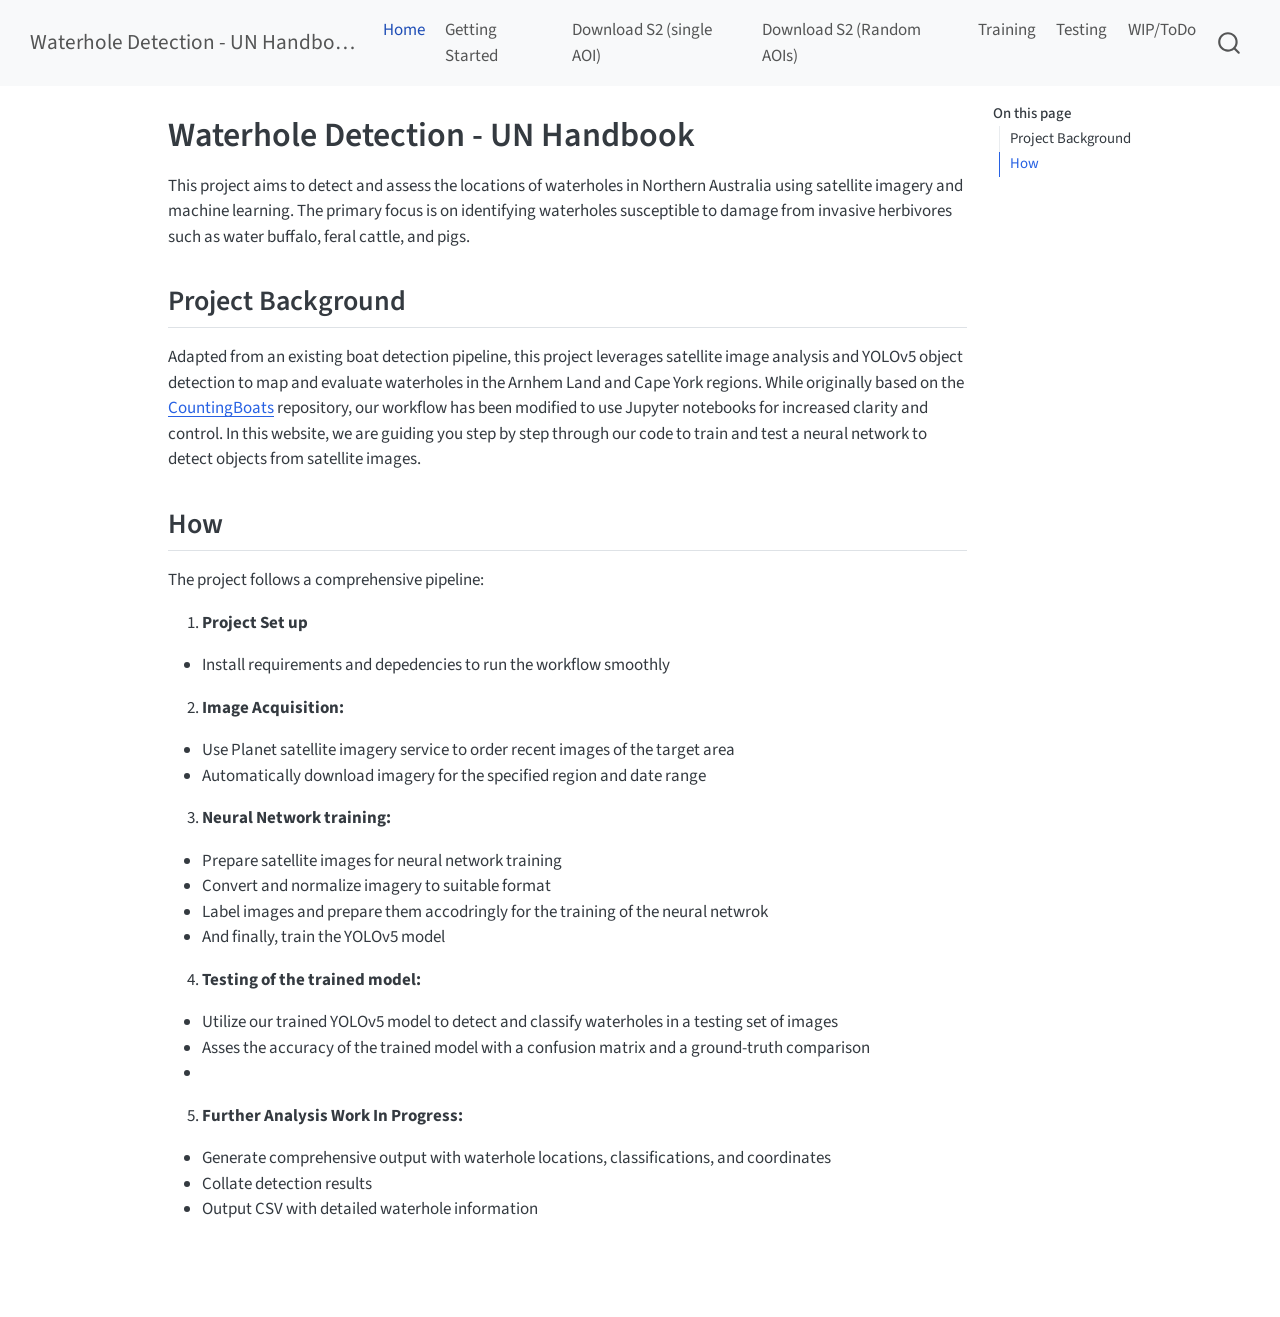
<file: docs/index.html>
<!DOCTYPE html>
<html xmlns="http://www.w3.org/1999/xhtml" lang="en" xml:lang="en"><head>

<meta charset="utf-8">
<meta name="generator" content="quarto-1.9.37">

<meta name="viewport" content="width=device-width, initial-scale=1.0, user-scalable=yes">


<title>Waterhole Detection - UN Handbook</title>
<style>
/* Default styles provided by pandoc.
** See https://pandoc.org/MANUAL.html#variables-for-html for config info.
*/
code{white-space: pre-wrap;}
span.smallcaps{font-variant: small-caps;}
div.columns{display: flex; gap: min(4vw, 1.5em);}
div.column{flex: auto; overflow-x: auto;}
div.hanging-indent{margin-left: 1.5em; text-indent: -1.5em;}
ul.task-list{list-style: none;}
ul.task-list li input[type="checkbox"] {
  width: 0.8em;
  margin: 0 0.8em 0.2em -1em; /* quarto-specific, see https://github.com/quarto-dev/quarto-cli/issues/4556 */ 
  vertical-align: middle;
}
</style>


<script src="site_libs/quarto-nav/quarto-nav.js"></script>
<script src="site_libs/quarto-nav/headroom.min.js"></script>
<script src="site_libs/clipboard/clipboard.min.js"></script>
<script src="site_libs/quarto-search/autocomplete.umd.js"></script>
<script src="site_libs/quarto-search/fuse.min.js"></script>
<script src="site_libs/quarto-search/quarto-search.js"></script>
<meta name="quarto:offset" content="./">
<link href="./icon.png" rel="icon" type="image/png">
<script src="site_libs/quarto-html/quarto.js" type="module"></script>
<script src="site_libs/quarto-html/tabsets/tabsets.js" type="module"></script>
<script src="site_libs/quarto-html/popper.min.js"></script>
<script src="site_libs/quarto-html/tippy.umd.min.js"></script>
<script src="site_libs/quarto-html/anchor.min.js"></script>
<link href="site_libs/quarto-html/tippy.css" rel="stylesheet">
<link href="site_libs/quarto-html/quarto-syntax-highlighting-7f8f88aac4f3542376d5c11b86a4c14d.css" rel="stylesheet" id="quarto-text-highlighting-styles">
<script src="site_libs/bootstrap/bootstrap.min.js"></script>
<link href="site_libs/bootstrap/bootstrap-icons.css" rel="stylesheet">
<link href="site_libs/bootstrap/bootstrap-158031087360bce0ff56dc785ce39e06.min.css" rel="stylesheet" append-hash="true" id="quarto-bootstrap" data-mode="light">
<script id="quarto-search-options" type="application/json">{
  "location": "navbar",
  "copy-button": false,
  "collapse-after": 3,
  "panel-placement": "end",
  "type": "overlay",
  "limit": 50,
  "keyboard-shortcut": [
    "f",
    "/",
    "s"
  ],
  "show-item-context": false,
  "language": {
    "search-no-results-text": "No results",
    "search-matching-documents-text": "matching documents",
    "search-copy-link-title": "Copy link to search",
    "search-hide-matches-text": "Hide additional matches",
    "search-more-match-text": "more match in this document",
    "search-more-matches-text": "more matches in this document",
    "search-clear-button-title": "Clear",
    "search-text-placeholder": "",
    "search-detached-cancel-button-title": "Cancel",
    "search-submit-button-title": "Submit",
    "search-label": "Search"
  }
}</script>


<link rel="stylesheet" href="styles.css">
</head>

<body class="nav-fixed quarto-light">

<div id="quarto-search-results"></div>
  <header id="quarto-header" class="headroom fixed-top">
    <nav class="navbar navbar-expand-lg " data-bs-theme="dark">
      <div class="navbar-container container-fluid">
      <div class="navbar-brand-container mx-auto">
    <a class="navbar-brand" href="./index.html">
    <span class="navbar-title">Waterhole Detection - UN Handbook</span>
    </a>
  </div>
            <div id="quarto-search" class="" title="Search"></div>
          <button class="navbar-toggler" type="button" data-bs-toggle="collapse" data-bs-target="#navbarCollapse" aria-controls="navbarCollapse" role="menu" aria-expanded="false" aria-label="Toggle navigation" onclick="if (window.quartoToggleHeadroom) { window.quartoToggleHeadroom(); }">
  <span class="navbar-toggler-icon"></span>
</button>
          <div class="collapse navbar-collapse" id="navbarCollapse">
            <ul class="navbar-nav navbar-nav-scroll me-auto">
  <li class="nav-item">
    <a class="nav-link active" href="./index.html" aria-current="page"> 
<span class="menu-text">Home</span></a>
  </li>  
  <li class="nav-item">
    <a class="nav-link" href="./about.html"> 
<span class="menu-text">Getting Started</span></a>
  </li>  
  <li class="nav-item">
    <a class="nav-link" href="./S2_download_GEE.html"> 
<span class="menu-text">Download S2 (single AOI)</span></a>
  </li>  
  <li class="nav-item">
    <a class="nav-link" href="./S2_download_GEE_random_sampling.html"> 
<span class="menu-text">Download S2 (Random AOIs)</span></a>
  </li>  
  <li class="nav-item">
    <a class="nav-link" href="./From_tif_to_trainable_S2_UN.html"> 
<span class="menu-text">Training</span></a>
  </li>  
  <li class="nav-item">
    <a class="nav-link" href="./post_training_UN.html"> 
<span class="menu-text">Testing</span></a>
  </li>  
  <li class="nav-item">
    <a class="nav-link" href="./WIP_toDo_for_Scott&amp;Adri.html"> 
<span class="menu-text">WIP/ToDo</span></a>
  </li>  
</ul>
          </div> <!-- /navcollapse -->
            <div class="quarto-navbar-tools">
</div>
      </div> <!-- /container-fluid -->
    </nav>
</header>
<!-- content -->
<div id="quarto-content" class="quarto-container page-columns page-rows-contents page-layout-article page-navbar">
<!-- sidebar -->
<!-- margin-sidebar -->
    <div id="quarto-margin-sidebar" class="sidebar margin-sidebar">
        <nav id="TOC" role="doc-toc" class="toc-active">
    <h2 id="toc-title">On this page</h2>
   
  <ul>
  <li><a href="#project-background" id="toc-project-background" class="nav-link active" data-scroll-target="#project-background">Project Background</a></li>
  <li><a href="#how" id="toc-how" class="nav-link" data-scroll-target="#how">How</a></li>
  </ul>
</nav>
    </div>
<!-- main -->
<main class="content" id="quarto-document-content">

<header id="title-block-header" class="quarto-title-block default">
<div class="quarto-title">
<h1 class="title">Waterhole Detection - UN Handbook</h1>
</div>



<div class="quarto-title-meta">

    
  
    
  </div>
  


</header>


<p>This project aims to detect and assess the locations of waterholes in Northern Australia using satellite imagery and machine learning. The primary focus is on identifying waterholes susceptible to damage from invasive herbivores such as water buffalo, feral cattle, and pigs.</p>
<section id="project-background" class="level2">
<h2 class="anchored" data-anchor-id="project-background">Project Background</h2>
<p>Adapted from an existing boat detection pipeline, this project leverages satellite image analysis and YOLOv5 object detection to map and evaluate waterholes in the Arnhem Land and Cape York regions. While originally based on the <a href="https://github.com/charlie-turner-314/CountingBoats">CountingBoats</a> repository, our workflow has been modified to use Jupyter notebooks for increased clarity and control. In this website, we are guiding you step by step through our code to train and test a neural network to detect objects from satellite images.</p>
</section>
<section id="how" class="level2">
<h2 class="anchored" data-anchor-id="how">How</h2>
<p>The project follows a comprehensive pipeline:</p>
<ol type="1">
<li><strong>Project Set up</strong></li>
</ol>
<ul>
<li>Install requirements and depedencies to run the workflow smoothly</li>
</ul>
<ol start="2" type="1">
<li><strong>Image Acquisition:</strong></li>
</ol>
<ul>
<li>Use Planet satellite imagery service to order recent images of the target area</li>
<li>Automatically download imagery for the specified region and date range</li>
</ul>
<ol start="3" type="1">
<li><strong>Neural Network training:</strong></li>
</ol>
<ul>
<li>Prepare satellite images for neural network training</li>
<li>Convert and normalize imagery to suitable format</li>
<li>Label images and prepare them accodringly for the training of the neural netwrok</li>
<li>And finally, train the YOLOv5 model</li>
</ul>
<ol start="4" type="1">
<li><strong>Testing of the trained model:</strong></li>
</ol>
<ul>
<li>Utilize our trained YOLOv5 model to detect and classify waterholes in a testing set of images</li>
<li>Asses the accuracy of the trained model with a confusion matrix and a ground-truth comparison</li>
<li></li>
</ul>
<ol start="5" type="1">
<li><strong>Further Analysis Work In Progress:</strong></li>
</ol>
<ul>
<li>Generate comprehensive output with waterhole locations, classifications, and coordinates</li>
<li>Collate detection results</li>
<li>Output CSV with detailed waterhole information</li>
</ul>


</section>

</main> <!-- /main -->
<script id="quarto-html-after-body" type="application/javascript">
  window.document.addEventListener("DOMContentLoaded", function (event) {
    const icon = "";
    const anchorJS = new window.AnchorJS();
    anchorJS.options = {
      placement: 'right',
      icon: icon
    };
    anchorJS.add('.anchored');
    const isCodeAnnotation = (el) => {
      for (const clz of el.classList) {
        if (clz.startsWith('code-annotation-')) {                     
          return true;
        }
      }
      return false;
    }
    const onCopySuccess = function(e) {
      // button target
      const button = e.trigger;
      // don't keep focus
      button.blur();
      // flash "checked"
      button.classList.add('code-copy-button-checked');
      var currentTitle = button.getAttribute("title");
      button.setAttribute("title", "Copied!");
      let tooltip;
      if (window.bootstrap) {
        button.setAttribute("data-bs-toggle", "tooltip");
        button.setAttribute("data-bs-placement", "left");
        button.setAttribute("data-bs-title", "Copied!");
        tooltip = new bootstrap.Tooltip(button, 
          { trigger: "manual", 
            customClass: "code-copy-button-tooltip",
            offset: [0, -8]});
        tooltip.show();    
      }
      setTimeout(function() {
        if (tooltip) {
          tooltip.hide();
          button.removeAttribute("data-bs-title");
          button.removeAttribute("data-bs-toggle");
          button.removeAttribute("data-bs-placement");
        }
        button.setAttribute("title", currentTitle);
        button.classList.remove('code-copy-button-checked');
      }, 1000);
      // clear code selection
      e.clearSelection();
    }
    const getTextToCopy = function(trigger) {
      const outerScaffold = trigger.parentElement.cloneNode(true);
      const codeEl = outerScaffold.querySelector('code');
      for (const childEl of codeEl.children) {
        if (isCodeAnnotation(childEl)) {
          childEl.remove();
        }
      }
      return codeEl.innerText;
    }
    const clipboard = new window.ClipboardJS('.code-copy-button:not([data-in-quarto-modal])', {
      text: getTextToCopy
    });
    clipboard.on('success', onCopySuccess);
    if (window.document.getElementById('quarto-embedded-source-code-modal')) {
      const clipboardModal = new window.ClipboardJS('.code-copy-button[data-in-quarto-modal]', {
        text: getTextToCopy,
        container: window.document.getElementById('quarto-embedded-source-code-modal')
      });
      clipboardModal.on('success', onCopySuccess);
    }
      var localhostRegex = new RegExp(/^(?:http|https):\/\/localhost\:?[0-9]*\//);
      var mailtoRegex = new RegExp(/^mailto:/);
        var filterRegex = new RegExp('/' + window.location.host + '/');
      var isInternal = (href) => {
          return filterRegex.test(href) || localhostRegex.test(href) || mailtoRegex.test(href);
      }
      // Inspect non-navigation links and adorn them if external
     var links = window.document.querySelectorAll('a[href]:not(.nav-link):not(.navbar-brand):not(.toc-action):not(.sidebar-link):not(.sidebar-item-toggle):not(.pagination-link):not(.no-external):not([aria-hidden]):not(.dropdown-item):not(.quarto-navigation-tool):not(.about-link)');
      for (var i=0; i<links.length; i++) {
        const link = links[i];
        if (!isInternal(link.href)) {
          // undo the damage that might have been done by quarto-nav.js in the case of
          // links that we want to consider external
          if (link.dataset.originalHref !== undefined) {
            link.href = link.dataset.originalHref;
          }
        }
      }
    function tippyHover(el, contentFn, onTriggerFn, onUntriggerFn) {
      const config = {
        allowHTML: true,
        maxWidth: 500,
        delay: 100,
        arrow: false,
        appendTo: function(el) {
            return el.parentElement;
        },
        interactive: true,
        interactiveBorder: 10,
        theme: 'quarto',
        placement: 'bottom-start',
      };
      if (contentFn) {
        config.content = contentFn;
      }
      if (onTriggerFn) {
        config.onTrigger = onTriggerFn;
      }
      if (onUntriggerFn) {
        config.onUntrigger = onUntriggerFn;
      }
      window.tippy(el, config); 
    }
    const noterefs = window.document.querySelectorAll('a[role="doc-noteref"]');
    for (var i=0; i<noterefs.length; i++) {
      const ref = noterefs[i];
      tippyHover(ref, function() {
        // use id or data attribute instead here
        let href = ref.getAttribute('data-footnote-href') || ref.getAttribute('href');
        try { href = new URL(href).hash; } catch {}
        const id = href.replace(/^#\/?/, "");
        const note = window.document.getElementById(id);
        if (note) {
          return note.innerHTML;
        } else {
          return "";
        }
      });
    }
    const xrefs = window.document.querySelectorAll('a.quarto-xref');
    const processXRef = (id, note) => {
      // Strip column container classes
      const stripColumnClz = (el) => {
        el.classList.remove("page-full", "page-columns");
        if (el.children) {
          for (const child of el.children) {
            stripColumnClz(child);
          }
        }
      }
      stripColumnClz(note)
      if (id === null || id.startsWith('sec-')) {
        // Special case sections, only their first couple elements
        const container = document.createElement("div");
        if (note.children && note.children.length > 2) {
          container.appendChild(note.children[0].cloneNode(true));
          for (let i = 1; i < note.children.length; i++) {
            const child = note.children[i];
            if (child.tagName === "P" && child.innerText === "") {
              continue;
            } else {
              container.appendChild(child.cloneNode(true));
              break;
            }
          }
          if (window.Quarto?.typesetMath) {
            window.Quarto.typesetMath(container);
          }
          return container.innerHTML
        } else {
          if (window.Quarto?.typesetMath) {
            window.Quarto.typesetMath(note);
          }
          return note.innerHTML;
        }
      } else {
        // Remove any anchor links if they are present
        const anchorLink = note.querySelector('a.anchorjs-link');
        if (anchorLink) {
          anchorLink.remove();
        }
        if (window.Quarto?.typesetMath) {
          window.Quarto.typesetMath(note);
        }
        if (note.classList.contains("callout")) {
          return note.outerHTML;
        } else {
          return note.innerHTML;
        }
      }
    }
    for (var i=0; i<xrefs.length; i++) {
      const xref = xrefs[i];
      tippyHover(xref, undefined, function(instance) {
        instance.disable();
        let url = xref.getAttribute('href');
        let hash = undefined; 
        if (url.startsWith('#')) {
          hash = url;
        } else {
          try { hash = new URL(url).hash; } catch {}
        }
        if (hash) {
          const id = hash.replace(/^#\/?/, "");
          const note = window.document.getElementById(id);
          if (note !== null) {
            try {
              const html = processXRef(id, note.cloneNode(true));
              instance.setContent(html);
            } finally {
              instance.enable();
              instance.show();
            }
          } else {
            // See if we can fetch this
            fetch(url.split('#')[0])
            .then(res => res.text())
            .then(html => {
              const parser = new DOMParser();
              const htmlDoc = parser.parseFromString(html, "text/html");
              const note = htmlDoc.getElementById(id);
              if (note !== null) {
                const html = processXRef(id, note);
                instance.setContent(html);
              } 
            }).finally(() => {
              instance.enable();
              instance.show();
            });
          }
        } else {
          // See if we can fetch a full url (with no hash to target)
          // This is a special case and we should probably do some content thinning / targeting
          fetch(url)
          .then(res => res.text())
          .then(html => {
            const parser = new DOMParser();
            const htmlDoc = parser.parseFromString(html, "text/html");
            const note = htmlDoc.querySelector('main.content');
            if (note !== null) {
              // This should only happen for chapter cross references
              // (since there is no id in the URL)
              // remove the first header
              if (note.children.length > 0 && note.children[0].tagName === "HEADER") {
                note.children[0].remove();
              }
              const html = processXRef(null, note);
              instance.setContent(html);
            } 
          }).finally(() => {
            instance.enable();
            instance.show();
          });
        }
      }, function(instance) {
      });
    }
        let selectedAnnoteEl;
        const selectorForAnnotation = ( cell, annotation) => {
          let cellAttr = 'data-code-cell="' + cell + '"';
          let lineAttr = 'data-code-annotation="' +  annotation + '"';
          const selector = 'span[' + cellAttr + '][' + lineAttr + ']';
          return selector;
        }
        const selectCodeLines = (annoteEl) => {
          const doc = window.document;
          const targetCell = annoteEl.getAttribute("data-target-cell");
          const targetAnnotation = annoteEl.getAttribute("data-target-annotation");
          const annoteSpan = window.document.querySelector(selectorForAnnotation(targetCell, targetAnnotation));
          const lines = annoteSpan.getAttribute("data-code-lines").split(",");
          const lineIds = lines.map((line) => {
            return targetCell + "-" + line;
          })
          let top = null;
          let height = null;
          let parent = null;
          if (lineIds.length > 0) {
              //compute the position of the single el (top and bottom and make a div)
              const el = window.document.getElementById(lineIds[0]);
              top = el.offsetTop;
              height = el.offsetHeight;
              parent = el.parentElement.parentElement;
            if (lineIds.length > 1) {
              const lastEl = window.document.getElementById(lineIds[lineIds.length - 1]);
              const bottom = lastEl.offsetTop + lastEl.offsetHeight;
              height = bottom - top;
            }
            if (top !== null && height !== null && parent !== null) {
              // cook up a div (if necessary) and position it 
              let div = window.document.getElementById("code-annotation-line-highlight");
              if (div === null) {
                div = window.document.createElement("div");
                div.setAttribute("id", "code-annotation-line-highlight");
                div.style.position = 'absolute';
                parent.appendChild(div);
              }
              div.style.top = top - 2 + "px";
              div.style.height = height + 4 + "px";
              div.style.left = 0;
              let gutterDiv = window.document.getElementById("code-annotation-line-highlight-gutter");
              if (gutterDiv === null) {
                gutterDiv = window.document.createElement("div");
                gutterDiv.setAttribute("id", "code-annotation-line-highlight-gutter");
                gutterDiv.style.position = 'absolute';
                const codeCell = window.document.getElementById(targetCell);
                const gutter = codeCell.querySelector('.code-annotation-gutter');
                gutter.appendChild(gutterDiv);
              }
              gutterDiv.style.top = top - 2 + "px";
              gutterDiv.style.height = height + 4 + "px";
            }
            selectedAnnoteEl = annoteEl;
          }
        };
        const unselectCodeLines = () => {
          const elementsIds = ["code-annotation-line-highlight", "code-annotation-line-highlight-gutter"];
          elementsIds.forEach((elId) => {
            const div = window.document.getElementById(elId);
            if (div) {
              div.remove();
            }
          });
          selectedAnnoteEl = undefined;
        };
          // Handle positioning of the toggle
      window.addEventListener(
        "resize",
        throttle(() => {
          elRect = undefined;
          if (selectedAnnoteEl) {
            selectCodeLines(selectedAnnoteEl);
          }
        }, 10)
      );
      function throttle(fn, ms) {
      let throttle = false;
      let timer;
        return (...args) => {
          if(!throttle) { // first call gets through
              fn.apply(this, args);
              throttle = true;
          } else { // all the others get throttled
              if(timer) clearTimeout(timer); // cancel #2
              timer = setTimeout(() => {
                fn.apply(this, args);
                timer = throttle = false;
              }, ms);
          }
        };
      }
        // Attach click handler to the DT
        const annoteDls = window.document.querySelectorAll('dt[data-target-cell]');
        for (const annoteDlNode of annoteDls) {
          annoteDlNode.addEventListener('click', (event) => {
            const clickedEl = event.target;
            if (clickedEl !== selectedAnnoteEl) {
              unselectCodeLines();
              const activeEl = window.document.querySelector('dt[data-target-cell].code-annotation-active');
              if (activeEl) {
                activeEl.classList.remove('code-annotation-active');
              }
              selectCodeLines(clickedEl);
              clickedEl.classList.add('code-annotation-active');
            } else {
              // Unselect the line
              unselectCodeLines();
              clickedEl.classList.remove('code-annotation-active');
            }
          });
        }
    const findCites = (el) => {
      const parentEl = el.parentElement;
      if (parentEl) {
        const cites = parentEl.dataset.cites;
        if (cites) {
          return {
            el,
            cites: cites.split(' ')
          };
        } else {
          return findCites(el.parentElement)
        }
      } else {
        return undefined;
      }
    };
    var bibliorefs = window.document.querySelectorAll('a[role="doc-biblioref"]');
    for (var i=0; i<bibliorefs.length; i++) {
      const ref = bibliorefs[i];
      const citeInfo = findCites(ref);
      if (citeInfo) {
        tippyHover(citeInfo.el, function() {
          var popup = window.document.createElement('div');
          citeInfo.cites.forEach(function(cite) {
            var citeDiv = window.document.createElement('div');
            citeDiv.classList.add('hanging-indent');
            citeDiv.classList.add('csl-entry');
            var biblioDiv = window.document.getElementById('ref-' + cite);
            if (biblioDiv) {
              citeDiv.innerHTML = biblioDiv.innerHTML;
            }
            popup.appendChild(citeDiv);
          });
          return popup.innerHTML;
        });
      }
    }
  });
  </script>
</div> <!-- /content -->




</body></html>
</file>
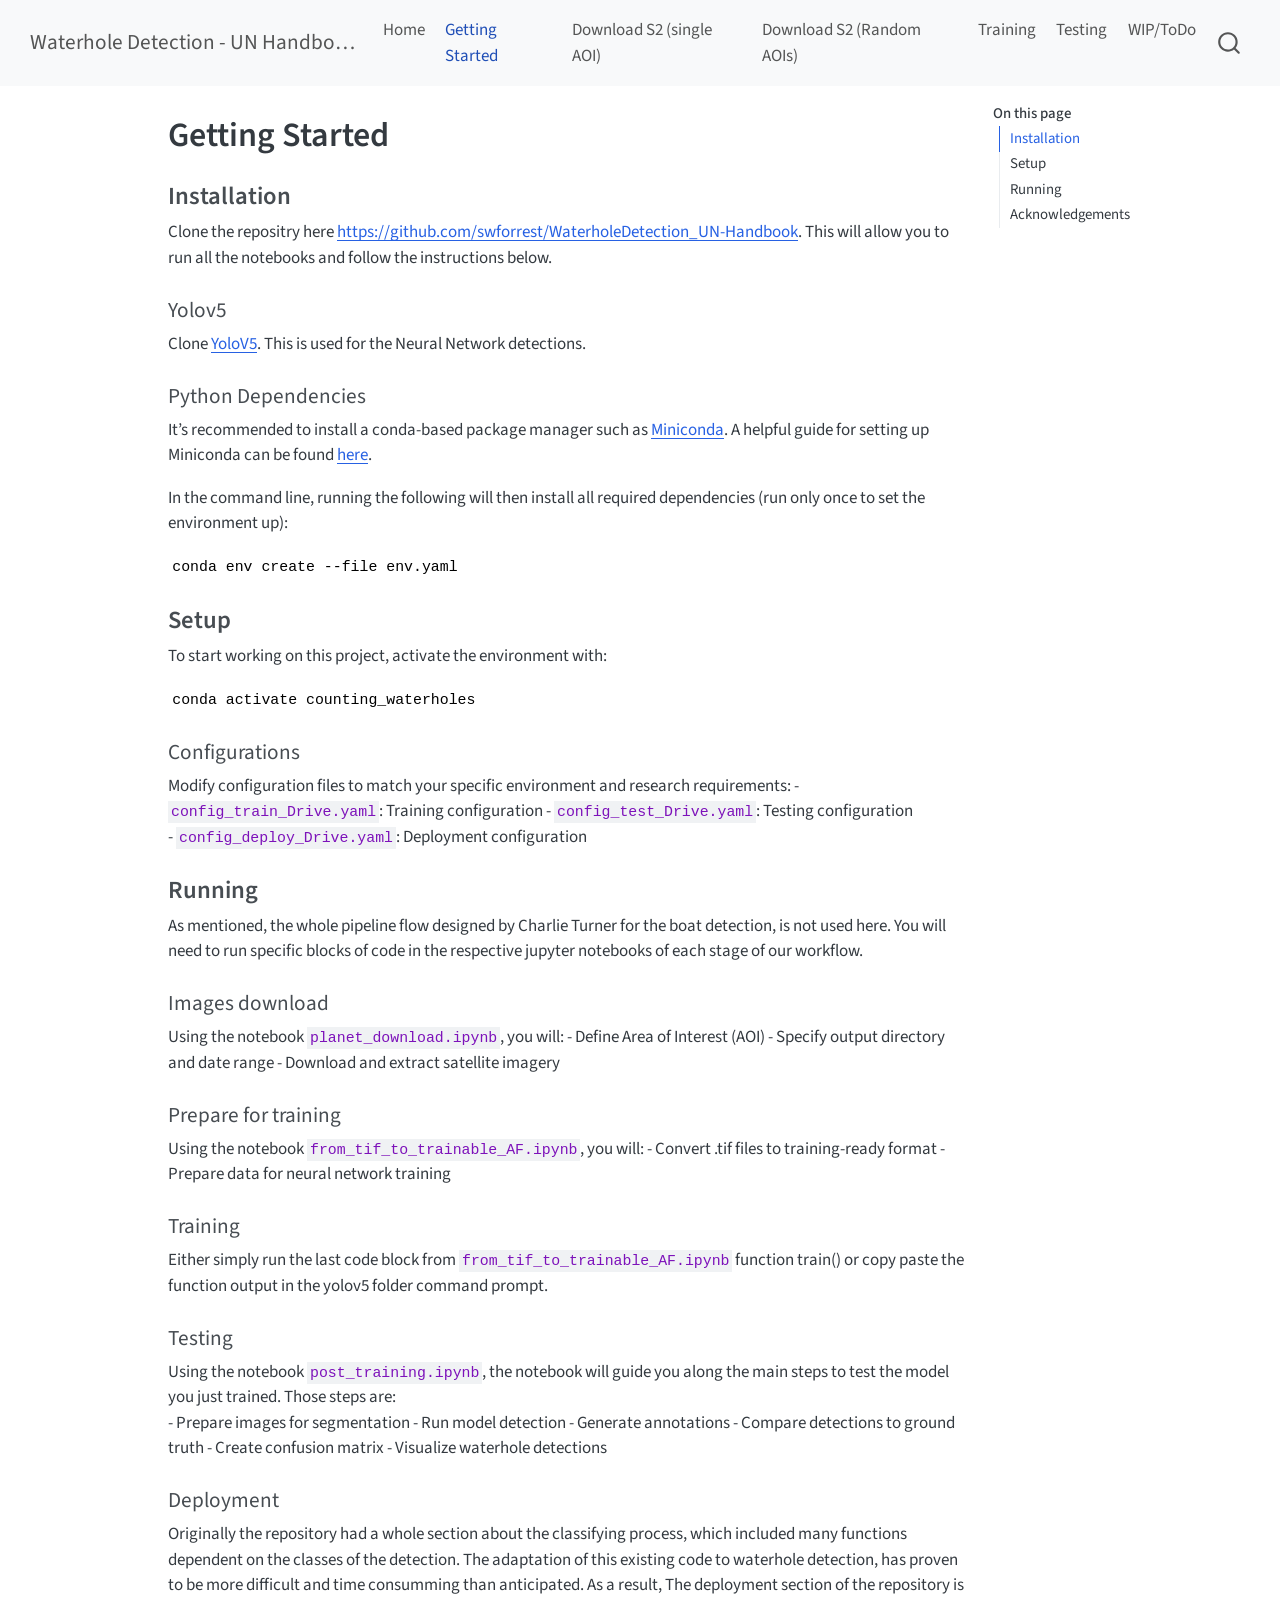
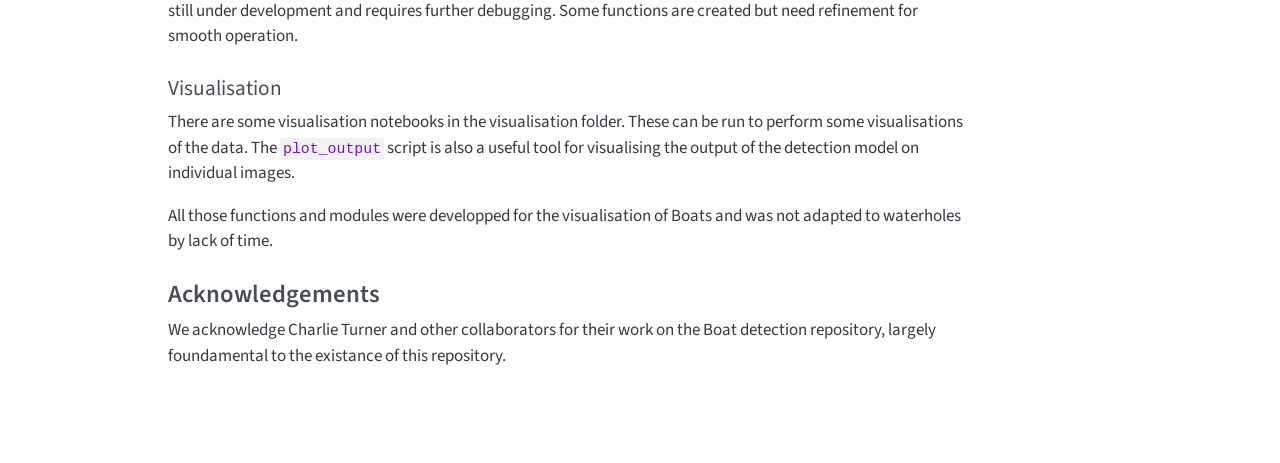
<file: docs/about.html>
<!DOCTYPE html>
<html xmlns="http://www.w3.org/1999/xhtml" lang="en" xml:lang="en"><head>

<meta charset="utf-8">
<meta name="generator" content="quarto-1.9.37">

<meta name="viewport" content="width=device-width, initial-scale=1.0, user-scalable=yes">


<title>Getting Started – Waterhole Detection - UN Handbook</title>
<style>
/* Default styles provided by pandoc.
** See https://pandoc.org/MANUAL.html#variables-for-html for config info.
*/
code{white-space: pre-wrap;}
span.smallcaps{font-variant: small-caps;}
div.columns{display: flex; gap: min(4vw, 1.5em);}
div.column{flex: auto; overflow-x: auto;}
div.hanging-indent{margin-left: 1.5em; text-indent: -1.5em;}
ul.task-list{list-style: none;}
ul.task-list li input[type="checkbox"] {
  width: 0.8em;
  margin: 0 0.8em 0.2em -1em; /* quarto-specific, see https://github.com/quarto-dev/quarto-cli/issues/4556 */ 
  vertical-align: middle;
}
</style>


<script src="site_libs/quarto-nav/quarto-nav.js"></script>
<script src="site_libs/quarto-nav/headroom.min.js"></script>
<script src="site_libs/clipboard/clipboard.min.js"></script>
<script src="site_libs/quarto-search/autocomplete.umd.js"></script>
<script src="site_libs/quarto-search/fuse.min.js"></script>
<script src="site_libs/quarto-search/quarto-search.js"></script>
<meta name="quarto:offset" content="./">
<link href="./icon.png" rel="icon" type="image/png">
<script src="site_libs/quarto-html/quarto.js" type="module"></script>
<script src="site_libs/quarto-html/tabsets/tabsets.js" type="module"></script>
<script src="site_libs/quarto-html/popper.min.js"></script>
<script src="site_libs/quarto-html/tippy.umd.min.js"></script>
<script src="site_libs/quarto-html/anchor.min.js"></script>
<link href="site_libs/quarto-html/tippy.css" rel="stylesheet">
<link href="site_libs/quarto-html/quarto-syntax-highlighting-7f8f88aac4f3542376d5c11b86a4c14d.css" rel="stylesheet" id="quarto-text-highlighting-styles">
<script src="site_libs/bootstrap/bootstrap.min.js"></script>
<link href="site_libs/bootstrap/bootstrap-icons.css" rel="stylesheet">
<link href="site_libs/bootstrap/bootstrap-158031087360bce0ff56dc785ce39e06.min.css" rel="stylesheet" append-hash="true" id="quarto-bootstrap" data-mode="light">
<script id="quarto-search-options" type="application/json">{
  "location": "navbar",
  "copy-button": false,
  "collapse-after": 3,
  "panel-placement": "end",
  "type": "overlay",
  "limit": 50,
  "keyboard-shortcut": [
    "f",
    "/",
    "s"
  ],
  "show-item-context": false,
  "language": {
    "search-no-results-text": "No results",
    "search-matching-documents-text": "matching documents",
    "search-copy-link-title": "Copy link to search",
    "search-hide-matches-text": "Hide additional matches",
    "search-more-match-text": "more match in this document",
    "search-more-matches-text": "more matches in this document",
    "search-clear-button-title": "Clear",
    "search-text-placeholder": "",
    "search-detached-cancel-button-title": "Cancel",
    "search-submit-button-title": "Submit",
    "search-label": "Search"
  }
}</script>


<link rel="stylesheet" href="styles.css">
</head>

<body class="nav-fixed quarto-light">

<div id="quarto-search-results"></div>
  <header id="quarto-header" class="headroom fixed-top">
    <nav class="navbar navbar-expand-lg " data-bs-theme="dark">
      <div class="navbar-container container-fluid">
      <div class="navbar-brand-container mx-auto">
    <a class="navbar-brand" href="./index.html">
    <span class="navbar-title">Waterhole Detection - UN Handbook</span>
    </a>
  </div>
            <div id="quarto-search" class="" title="Search"></div>
          <button class="navbar-toggler" type="button" data-bs-toggle="collapse" data-bs-target="#navbarCollapse" aria-controls="navbarCollapse" role="menu" aria-expanded="false" aria-label="Toggle navigation" onclick="if (window.quartoToggleHeadroom) { window.quartoToggleHeadroom(); }">
  <span class="navbar-toggler-icon"></span>
</button>
          <div class="collapse navbar-collapse" id="navbarCollapse">
            <ul class="navbar-nav navbar-nav-scroll me-auto">
  <li class="nav-item">
    <a class="nav-link" href="./index.html"> 
<span class="menu-text">Home</span></a>
  </li>  
  <li class="nav-item">
    <a class="nav-link active" href="./about.html" aria-current="page"> 
<span class="menu-text">Getting Started</span></a>
  </li>  
  <li class="nav-item">
    <a class="nav-link" href="./S2_download_GEE.html"> 
<span class="menu-text">Download S2 (single AOI)</span></a>
  </li>  
  <li class="nav-item">
    <a class="nav-link" href="./S2_download_GEE_random_sampling.html"> 
<span class="menu-text">Download S2 (Random AOIs)</span></a>
  </li>  
  <li class="nav-item">
    <a class="nav-link" href="./From_tif_to_trainable_S2_UN.html"> 
<span class="menu-text">Training</span></a>
  </li>  
  <li class="nav-item">
    <a class="nav-link" href="./post_training_UN.html"> 
<span class="menu-text">Testing</span></a>
  </li>  
  <li class="nav-item">
    <a class="nav-link" href="./WIP_toDo_for_Scott&amp;Adri.html"> 
<span class="menu-text">WIP/ToDo</span></a>
  </li>  
</ul>
          </div> <!-- /navcollapse -->
            <div class="quarto-navbar-tools">
</div>
      </div> <!-- /container-fluid -->
    </nav>
</header>
<!-- content -->
<div id="quarto-content" class="quarto-container page-columns page-rows-contents page-layout-article page-navbar">
<!-- sidebar -->
<!-- margin-sidebar -->
    <div id="quarto-margin-sidebar" class="sidebar margin-sidebar">
        <nav id="TOC" role="doc-toc" class="toc-active">
    <h2 id="toc-title">On this page</h2>
   
  <ul>
  <li><a href="#installation" id="toc-installation" class="nav-link active" data-scroll-target="#installation">Installation</a></li>
  <li><a href="#setup" id="toc-setup" class="nav-link" data-scroll-target="#setup">Setup</a></li>
  <li><a href="#running" id="toc-running" class="nav-link" data-scroll-target="#running">Running</a></li>
  <li><a href="#acknowledgements" id="toc-acknowledgements" class="nav-link" data-scroll-target="#acknowledgements">Acknowledgements</a></li>
  </ul>
</nav>
    </div>
<!-- main -->
<main class="content" id="quarto-document-content">

<header id="title-block-header" class="quarto-title-block default">
<div class="quarto-title">
<h1 class="title">Getting Started</h1>
</div>



<div class="quarto-title-meta">

    
  
    
  </div>
  


</header>


<section id="installation" class="level3">
<h3 class="anchored" data-anchor-id="installation">Installation</h3>
<p>Clone the repositry here <a href="https://github.com/swforrest/WaterholeDetection_UN-Handbook">https://github.com/swforrest/WaterholeDetection_UN-Handbook</a>. This will allow you to run all the notebooks and follow the instructions below.</p>
<section id="yolov5" class="level4">
<h4 class="anchored" data-anchor-id="yolov5">Yolov5</h4>
<p>Clone <a href="https://github.com/ultralytics/yolov5">YoloV5</a>. This is used for the Neural Network detections.</p>
</section>
<section id="python-dependencies" class="level4">
<h4 class="anchored" data-anchor-id="python-dependencies">Python Dependencies</h4>
<p>It’s recommended to install a conda-based package manager such as <a href="https://docs.conda.io/projects/miniconda/en/latest/">Miniconda</a>. A helpful guide for setting up Miniconda can be found <a href="https://eduand-alvarez.medium.com/setting-up-anaconda-on-your-windows-pc-6e39800c1afb">here</a>.</p>
<p>In the command line, running the following will then install all required dependencies (run only once to set the environment up):</p>
<pre><code>conda env create --file env.yaml</code></pre>
</section>
</section>
<section id="setup" class="level3">
<h3 class="anchored" data-anchor-id="setup">Setup</h3>
<p>To start working on this project, activate the environment with:</p>
<pre><code>conda activate counting_waterholes</code></pre>
<section id="configurations" class="level4">
<h4 class="anchored" data-anchor-id="configurations">Configurations</h4>
<p>Modify configuration files to match your specific environment and research requirements: - <code>config_train_Drive.yaml</code>: Training configuration - <code>config_test_Drive.yaml</code>: Testing configuration<br>
- <code>config_deploy_Drive.yaml</code>: Deployment configuration</p>
</section>
</section>
<section id="running" class="level3">
<h3 class="anchored" data-anchor-id="running">Running</h3>
<p>As mentioned, the whole pipeline flow designed by Charlie Turner for the boat detection, is not used here. You will need to run specific blocks of code in the respective jupyter notebooks of each stage of our workflow.</p>
<section id="images-download" class="level4">
<h4 class="anchored" data-anchor-id="images-download">Images download</h4>
<p>Using the notebook <code>planet_download.ipynb</code>, you will: - Define Area of Interest (AOI) - Specify output directory and date range - Download and extract satellite imagery</p>
</section>
<section id="prepare-for-training" class="level4">
<h4 class="anchored" data-anchor-id="prepare-for-training">Prepare for training</h4>
<p>Using the notebook <code>from_tif_to_trainable_AF.ipynb</code>, you will: - Convert .tif files to training-ready format - Prepare data for neural network training</p>
</section>
<section id="training" class="level4">
<h4 class="anchored" data-anchor-id="training">Training</h4>
<p>Either simply run the last code block from <code>from_tif_to_trainable_AF.ipynb</code> function train() or copy paste the function output in the yolov5 folder command prompt.</p>
</section>
<section id="testing" class="level4">
<h4 class="anchored" data-anchor-id="testing">Testing</h4>
<p>Using the notebook <code>post_training.ipynb</code>, the notebook will guide you along the main steps to test the model you just trained. Those steps are:<br>
- Prepare images for segmentation - Run model detection - Generate annotations - Compare detections to ground truth - Create confusion matrix - Visualize waterhole detections</p>
</section>
<section id="deployment" class="level4">
<h4 class="anchored" data-anchor-id="deployment">Deployment</h4>
<p>Originally the repository had a whole section about the classifying process, which included many functions dependent on the classes of the detection. The adaptation of this existing code to waterhole detection, has proven to be more difficult and time consumming than anticipated. As a result, The deployment section of the repository is still under development and requires further debugging. Some functions are created but need refinement for smooth operation.</p>
</section>
<section id="visualisation" class="level4">
<h4 class="anchored" data-anchor-id="visualisation">Visualisation</h4>
<p>There are some visualisation notebooks in the visualisation folder. These can be run to perform some visualisations of the data. The <code>plot_output</code> script is also a useful tool for visualising the output of the detection model on individual images.</p>
<p>All those functions and modules were developped for the visualisation of Boats and was not adapted to waterholes by lack of time.</p>
</section>
</section>
<section id="acknowledgements" class="level3">
<h3 class="anchored" data-anchor-id="acknowledgements">Acknowledgements</h3>
<p>We acknowledge Charlie Turner and other collaborators for their work on the Boat detection repository, largely foundamental to the existance of this repository.</p>


</section>

</main> <!-- /main -->
<script id="quarto-html-after-body" type="application/javascript">
  window.document.addEventListener("DOMContentLoaded", function (event) {
    const icon = "";
    const anchorJS = new window.AnchorJS();
    anchorJS.options = {
      placement: 'right',
      icon: icon
    };
    anchorJS.add('.anchored');
    const isCodeAnnotation = (el) => {
      for (const clz of el.classList) {
        if (clz.startsWith('code-annotation-')) {                     
          return true;
        }
      }
      return false;
    }
    const onCopySuccess = function(e) {
      // button target
      const button = e.trigger;
      // don't keep focus
      button.blur();
      // flash "checked"
      button.classList.add('code-copy-button-checked');
      var currentTitle = button.getAttribute("title");
      button.setAttribute("title", "Copied!");
      let tooltip;
      if (window.bootstrap) {
        button.setAttribute("data-bs-toggle", "tooltip");
        button.setAttribute("data-bs-placement", "left");
        button.setAttribute("data-bs-title", "Copied!");
        tooltip = new bootstrap.Tooltip(button, 
          { trigger: "manual", 
            customClass: "code-copy-button-tooltip",
            offset: [0, -8]});
        tooltip.show();    
      }
      setTimeout(function() {
        if (tooltip) {
          tooltip.hide();
          button.removeAttribute("data-bs-title");
          button.removeAttribute("data-bs-toggle");
          button.removeAttribute("data-bs-placement");
        }
        button.setAttribute("title", currentTitle);
        button.classList.remove('code-copy-button-checked');
      }, 1000);
      // clear code selection
      e.clearSelection();
    }
    const getTextToCopy = function(trigger) {
      const outerScaffold = trigger.parentElement.cloneNode(true);
      const codeEl = outerScaffold.querySelector('code');
      for (const childEl of codeEl.children) {
        if (isCodeAnnotation(childEl)) {
          childEl.remove();
        }
      }
      return codeEl.innerText;
    }
    const clipboard = new window.ClipboardJS('.code-copy-button:not([data-in-quarto-modal])', {
      text: getTextToCopy
    });
    clipboard.on('success', onCopySuccess);
    if (window.document.getElementById('quarto-embedded-source-code-modal')) {
      const clipboardModal = new window.ClipboardJS('.code-copy-button[data-in-quarto-modal]', {
        text: getTextToCopy,
        container: window.document.getElementById('quarto-embedded-source-code-modal')
      });
      clipboardModal.on('success', onCopySuccess);
    }
      var localhostRegex = new RegExp(/^(?:http|https):\/\/localhost\:?[0-9]*\//);
      var mailtoRegex = new RegExp(/^mailto:/);
        var filterRegex = new RegExp('/' + window.location.host + '/');
      var isInternal = (href) => {
          return filterRegex.test(href) || localhostRegex.test(href) || mailtoRegex.test(href);
      }
      // Inspect non-navigation links and adorn them if external
     var links = window.document.querySelectorAll('a[href]:not(.nav-link):not(.navbar-brand):not(.toc-action):not(.sidebar-link):not(.sidebar-item-toggle):not(.pagination-link):not(.no-external):not([aria-hidden]):not(.dropdown-item):not(.quarto-navigation-tool):not(.about-link)');
      for (var i=0; i<links.length; i++) {
        const link = links[i];
        if (!isInternal(link.href)) {
          // undo the damage that might have been done by quarto-nav.js in the case of
          // links that we want to consider external
          if (link.dataset.originalHref !== undefined) {
            link.href = link.dataset.originalHref;
          }
        }
      }
    function tippyHover(el, contentFn, onTriggerFn, onUntriggerFn) {
      const config = {
        allowHTML: true,
        maxWidth: 500,
        delay: 100,
        arrow: false,
        appendTo: function(el) {
            return el.parentElement;
        },
        interactive: true,
        interactiveBorder: 10,
        theme: 'quarto',
        placement: 'bottom-start',
      };
      if (contentFn) {
        config.content = contentFn;
      }
      if (onTriggerFn) {
        config.onTrigger = onTriggerFn;
      }
      if (onUntriggerFn) {
        config.onUntrigger = onUntriggerFn;
      }
      window.tippy(el, config); 
    }
    const noterefs = window.document.querySelectorAll('a[role="doc-noteref"]');
    for (var i=0; i<noterefs.length; i++) {
      const ref = noterefs[i];
      tippyHover(ref, function() {
        // use id or data attribute instead here
        let href = ref.getAttribute('data-footnote-href') || ref.getAttribute('href');
        try { href = new URL(href).hash; } catch {}
        const id = href.replace(/^#\/?/, "");
        const note = window.document.getElementById(id);
        if (note) {
          return note.innerHTML;
        } else {
          return "";
        }
      });
    }
    const xrefs = window.document.querySelectorAll('a.quarto-xref');
    const processXRef = (id, note) => {
      // Strip column container classes
      const stripColumnClz = (el) => {
        el.classList.remove("page-full", "page-columns");
        if (el.children) {
          for (const child of el.children) {
            stripColumnClz(child);
          }
        }
      }
      stripColumnClz(note)
      if (id === null || id.startsWith('sec-')) {
        // Special case sections, only their first couple elements
        const container = document.createElement("div");
        if (note.children && note.children.length > 2) {
          container.appendChild(note.children[0].cloneNode(true));
          for (let i = 1; i < note.children.length; i++) {
            const child = note.children[i];
            if (child.tagName === "P" && child.innerText === "") {
              continue;
            } else {
              container.appendChild(child.cloneNode(true));
              break;
            }
          }
          if (window.Quarto?.typesetMath) {
            window.Quarto.typesetMath(container);
          }
          return container.innerHTML
        } else {
          if (window.Quarto?.typesetMath) {
            window.Quarto.typesetMath(note);
          }
          return note.innerHTML;
        }
      } else {
        // Remove any anchor links if they are present
        const anchorLink = note.querySelector('a.anchorjs-link');
        if (anchorLink) {
          anchorLink.remove();
        }
        if (window.Quarto?.typesetMath) {
          window.Quarto.typesetMath(note);
        }
        if (note.classList.contains("callout")) {
          return note.outerHTML;
        } else {
          return note.innerHTML;
        }
      }
    }
    for (var i=0; i<xrefs.length; i++) {
      const xref = xrefs[i];
      tippyHover(xref, undefined, function(instance) {
        instance.disable();
        let url = xref.getAttribute('href');
        let hash = undefined; 
        if (url.startsWith('#')) {
          hash = url;
        } else {
          try { hash = new URL(url).hash; } catch {}
        }
        if (hash) {
          const id = hash.replace(/^#\/?/, "");
          const note = window.document.getElementById(id);
          if (note !== null) {
            try {
              const html = processXRef(id, note.cloneNode(true));
              instance.setContent(html);
            } finally {
              instance.enable();
              instance.show();
            }
          } else {
            // See if we can fetch this
            fetch(url.split('#')[0])
            .then(res => res.text())
            .then(html => {
              const parser = new DOMParser();
              const htmlDoc = parser.parseFromString(html, "text/html");
              const note = htmlDoc.getElementById(id);
              if (note !== null) {
                const html = processXRef(id, note);
                instance.setContent(html);
              } 
            }).finally(() => {
              instance.enable();
              instance.show();
            });
          }
        } else {
          // See if we can fetch a full url (with no hash to target)
          // This is a special case and we should probably do some content thinning / targeting
          fetch(url)
          .then(res => res.text())
          .then(html => {
            const parser = new DOMParser();
            const htmlDoc = parser.parseFromString(html, "text/html");
            const note = htmlDoc.querySelector('main.content');
            if (note !== null) {
              // This should only happen for chapter cross references
              // (since there is no id in the URL)
              // remove the first header
              if (note.children.length > 0 && note.children[0].tagName === "HEADER") {
                note.children[0].remove();
              }
              const html = processXRef(null, note);
              instance.setContent(html);
            } 
          }).finally(() => {
            instance.enable();
            instance.show();
          });
        }
      }, function(instance) {
      });
    }
        let selectedAnnoteEl;
        const selectorForAnnotation = ( cell, annotation) => {
          let cellAttr = 'data-code-cell="' + cell + '"';
          let lineAttr = 'data-code-annotation="' +  annotation + '"';
          const selector = 'span[' + cellAttr + '][' + lineAttr + ']';
          return selector;
        }
        const selectCodeLines = (annoteEl) => {
          const doc = window.document;
          const targetCell = annoteEl.getAttribute("data-target-cell");
          const targetAnnotation = annoteEl.getAttribute("data-target-annotation");
          const annoteSpan = window.document.querySelector(selectorForAnnotation(targetCell, targetAnnotation));
          const lines = annoteSpan.getAttribute("data-code-lines").split(",");
          const lineIds = lines.map((line) => {
            return targetCell + "-" + line;
          })
          let top = null;
          let height = null;
          let parent = null;
          if (lineIds.length > 0) {
              //compute the position of the single el (top and bottom and make a div)
              const el = window.document.getElementById(lineIds[0]);
              top = el.offsetTop;
              height = el.offsetHeight;
              parent = el.parentElement.parentElement;
            if (lineIds.length > 1) {
              const lastEl = window.document.getElementById(lineIds[lineIds.length - 1]);
              const bottom = lastEl.offsetTop + lastEl.offsetHeight;
              height = bottom - top;
            }
            if (top !== null && height !== null && parent !== null) {
              // cook up a div (if necessary) and position it 
              let div = window.document.getElementById("code-annotation-line-highlight");
              if (div === null) {
                div = window.document.createElement("div");
                div.setAttribute("id", "code-annotation-line-highlight");
                div.style.position = 'absolute';
                parent.appendChild(div);
              }
              div.style.top = top - 2 + "px";
              div.style.height = height + 4 + "px";
              div.style.left = 0;
              let gutterDiv = window.document.getElementById("code-annotation-line-highlight-gutter");
              if (gutterDiv === null) {
                gutterDiv = window.document.createElement("div");
                gutterDiv.setAttribute("id", "code-annotation-line-highlight-gutter");
                gutterDiv.style.position = 'absolute';
                const codeCell = window.document.getElementById(targetCell);
                const gutter = codeCell.querySelector('.code-annotation-gutter');
                gutter.appendChild(gutterDiv);
              }
              gutterDiv.style.top = top - 2 + "px";
              gutterDiv.style.height = height + 4 + "px";
            }
            selectedAnnoteEl = annoteEl;
          }
        };
        const unselectCodeLines = () => {
          const elementsIds = ["code-annotation-line-highlight", "code-annotation-line-highlight-gutter"];
          elementsIds.forEach((elId) => {
            const div = window.document.getElementById(elId);
            if (div) {
              div.remove();
            }
          });
          selectedAnnoteEl = undefined;
        };
          // Handle positioning of the toggle
      window.addEventListener(
        "resize",
        throttle(() => {
          elRect = undefined;
          if (selectedAnnoteEl) {
            selectCodeLines(selectedAnnoteEl);
          }
        }, 10)
      );
      function throttle(fn, ms) {
      let throttle = false;
      let timer;
        return (...args) => {
          if(!throttle) { // first call gets through
              fn.apply(this, args);
              throttle = true;
          } else { // all the others get throttled
              if(timer) clearTimeout(timer); // cancel #2
              timer = setTimeout(() => {
                fn.apply(this, args);
                timer = throttle = false;
              }, ms);
          }
        };
      }
        // Attach click handler to the DT
        const annoteDls = window.document.querySelectorAll('dt[data-target-cell]');
        for (const annoteDlNode of annoteDls) {
          annoteDlNode.addEventListener('click', (event) => {
            const clickedEl = event.target;
            if (clickedEl !== selectedAnnoteEl) {
              unselectCodeLines();
              const activeEl = window.document.querySelector('dt[data-target-cell].code-annotation-active');
              if (activeEl) {
                activeEl.classList.remove('code-annotation-active');
              }
              selectCodeLines(clickedEl);
              clickedEl.classList.add('code-annotation-active');
            } else {
              // Unselect the line
              unselectCodeLines();
              clickedEl.classList.remove('code-annotation-active');
            }
          });
        }
    const findCites = (el) => {
      const parentEl = el.parentElement;
      if (parentEl) {
        const cites = parentEl.dataset.cites;
        if (cites) {
          return {
            el,
            cites: cites.split(' ')
          };
        } else {
          return findCites(el.parentElement)
        }
      } else {
        return undefined;
      }
    };
    var bibliorefs = window.document.querySelectorAll('a[role="doc-biblioref"]');
    for (var i=0; i<bibliorefs.length; i++) {
      const ref = bibliorefs[i];
      const citeInfo = findCites(ref);
      if (citeInfo) {
        tippyHover(citeInfo.el, function() {
          var popup = window.document.createElement('div');
          citeInfo.cites.forEach(function(cite) {
            var citeDiv = window.document.createElement('div');
            citeDiv.classList.add('hanging-indent');
            citeDiv.classList.add('csl-entry');
            var biblioDiv = window.document.getElementById('ref-' + cite);
            if (biblioDiv) {
              citeDiv.innerHTML = biblioDiv.innerHTML;
            }
            popup.appendChild(citeDiv);
          });
          return popup.innerHTML;
        });
      }
    }
  });
  </script>
</div> <!-- /content -->




</body></html>
</file>
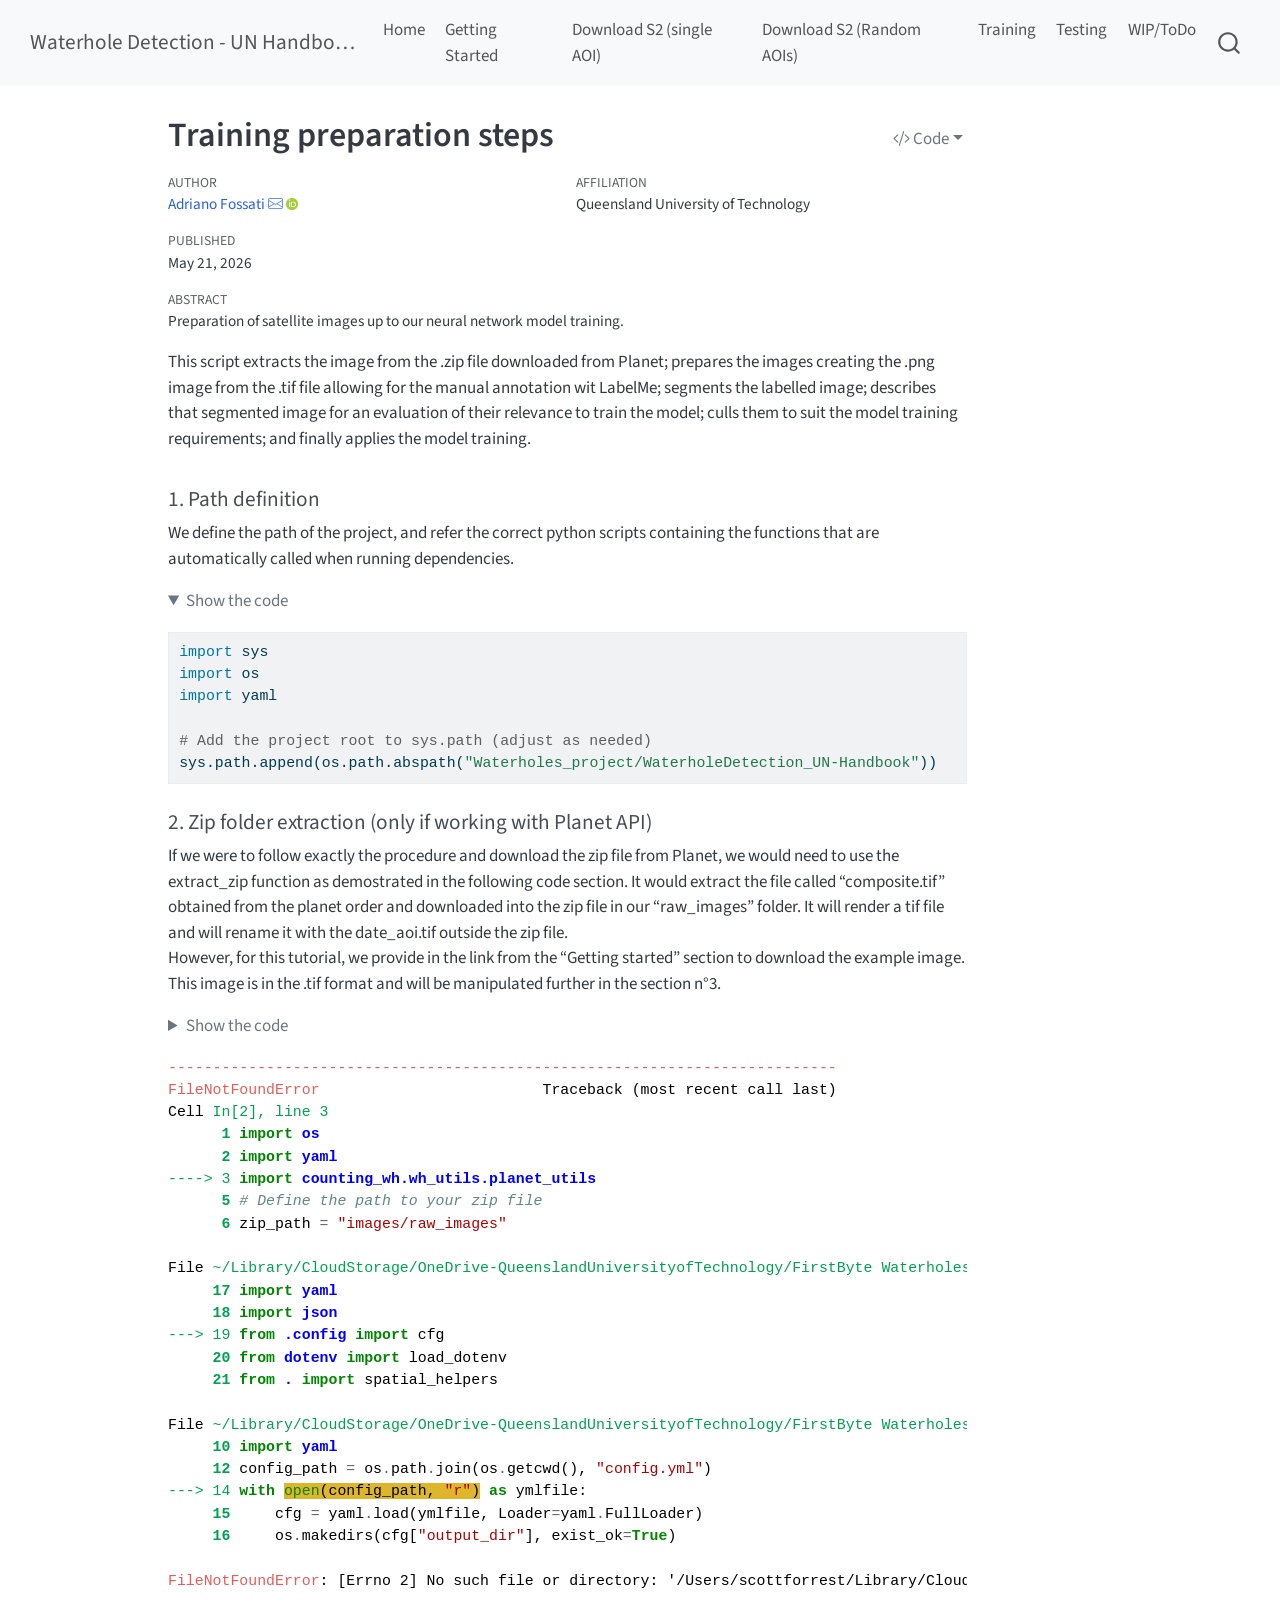
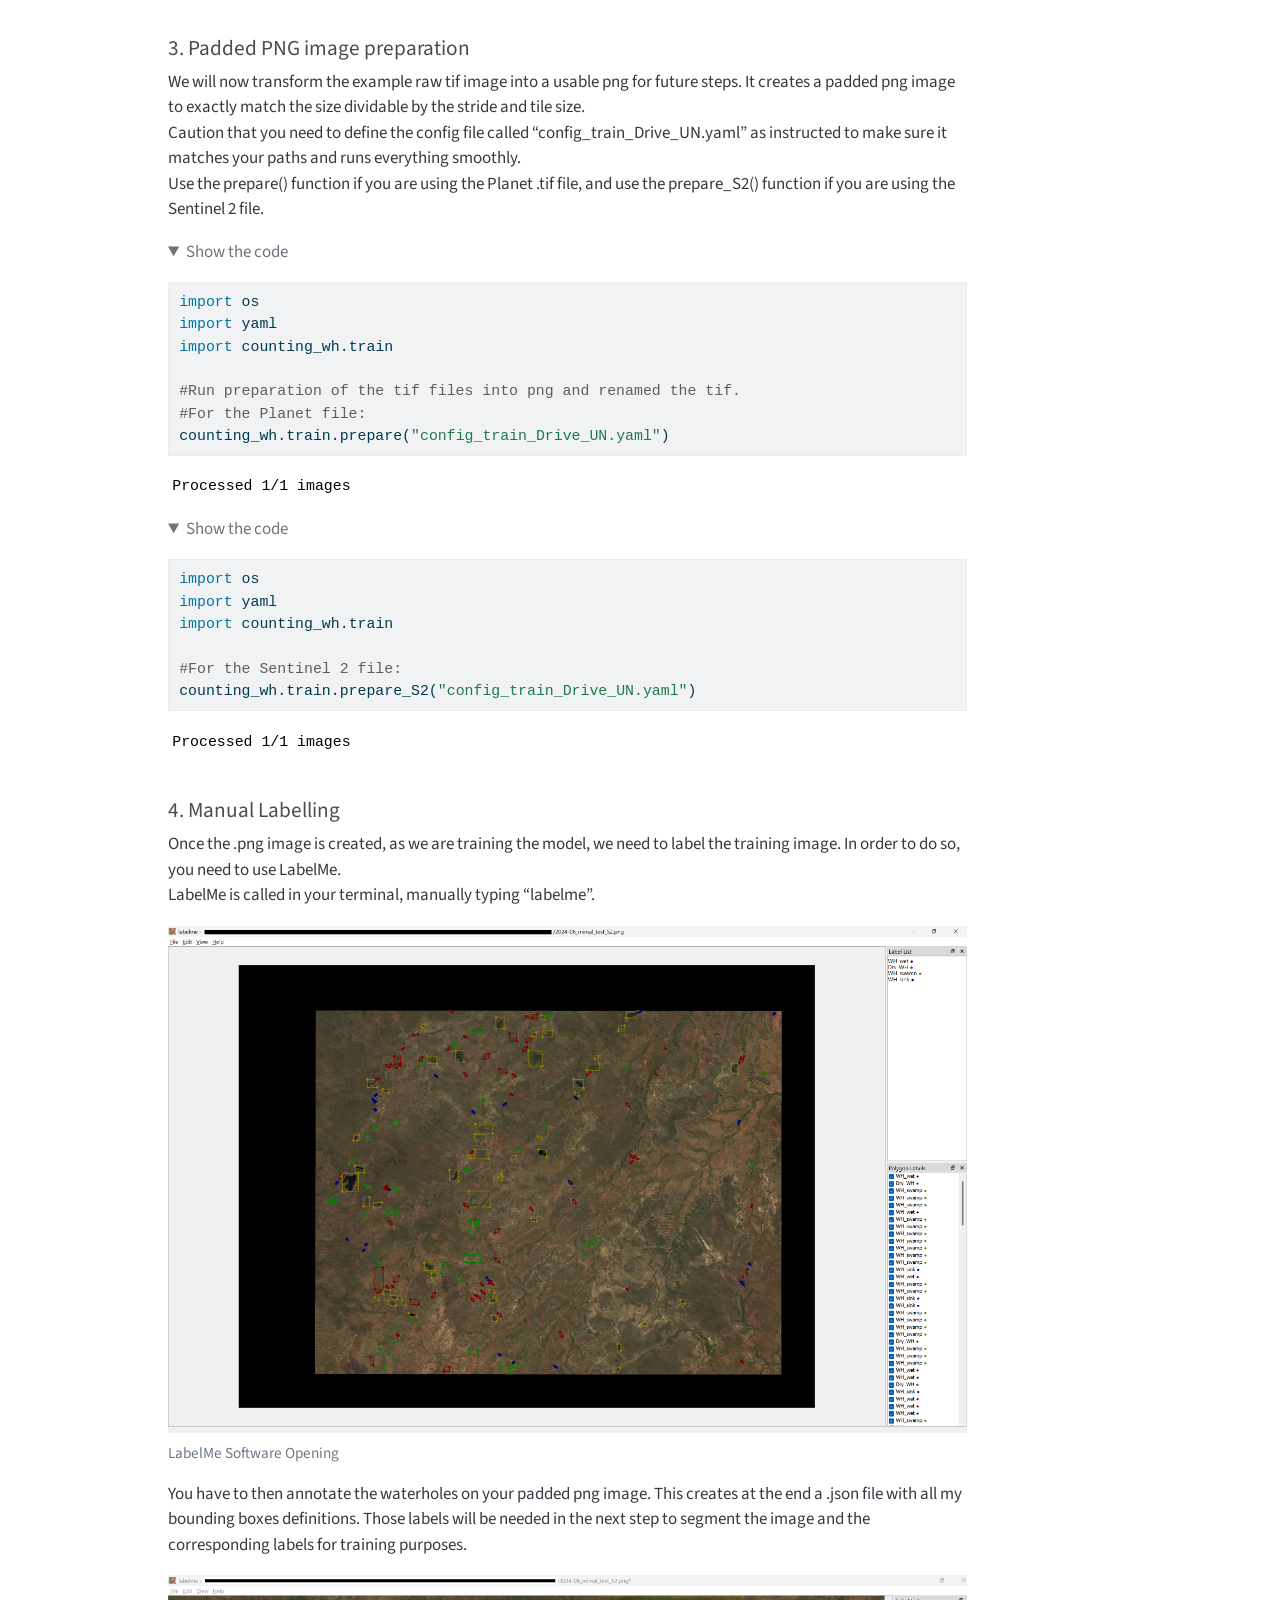
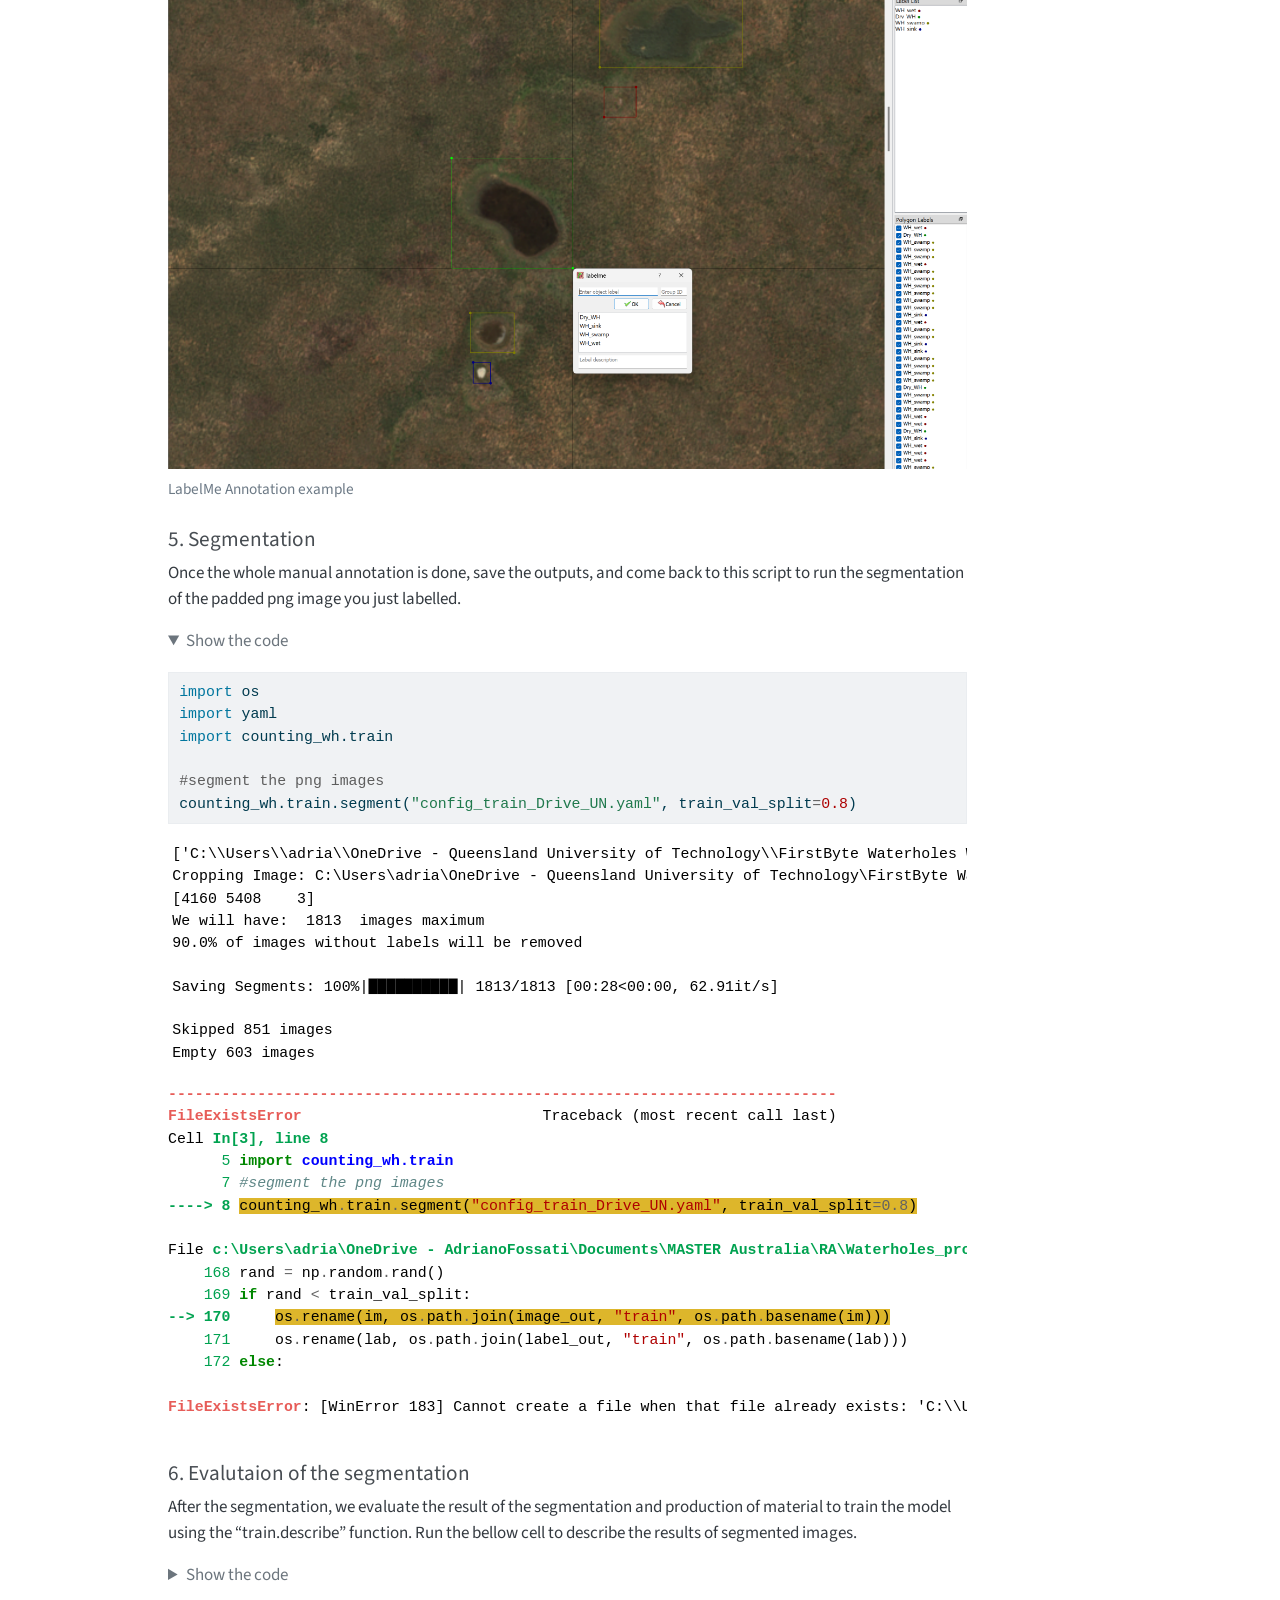
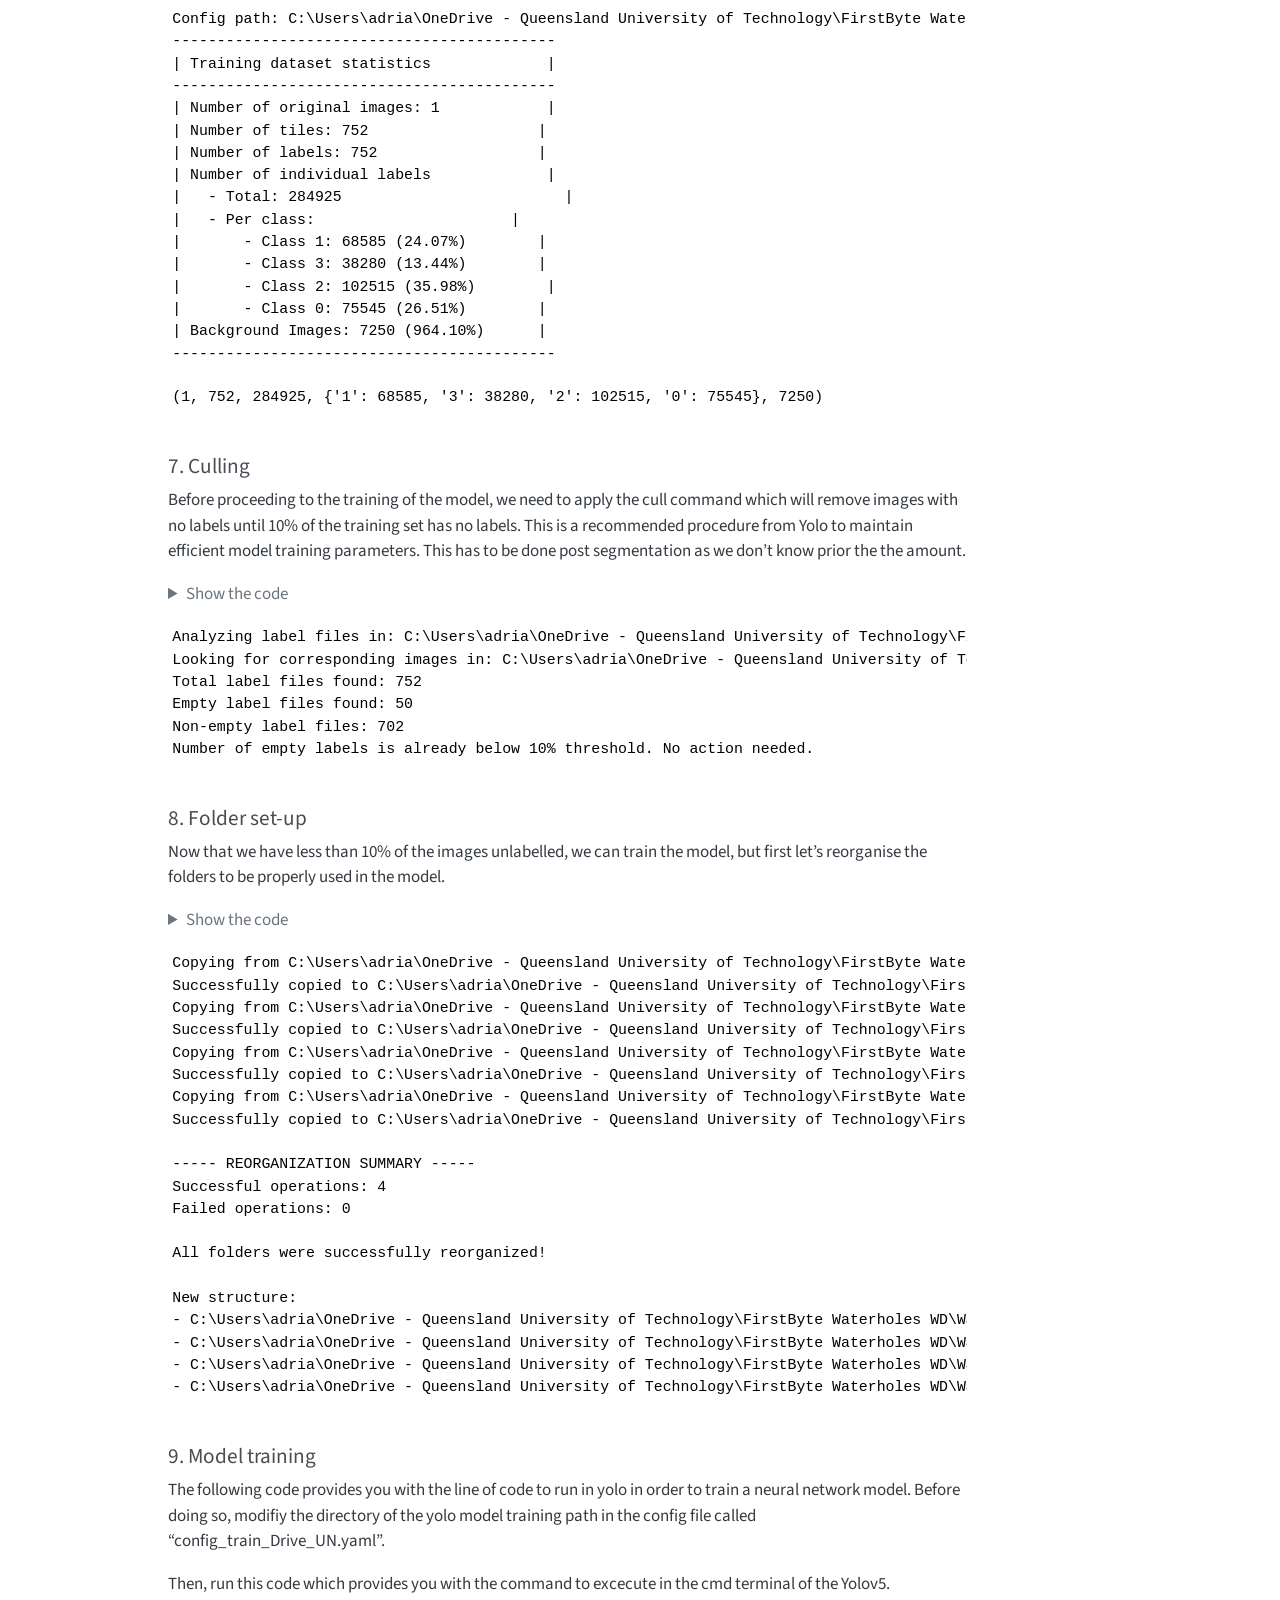
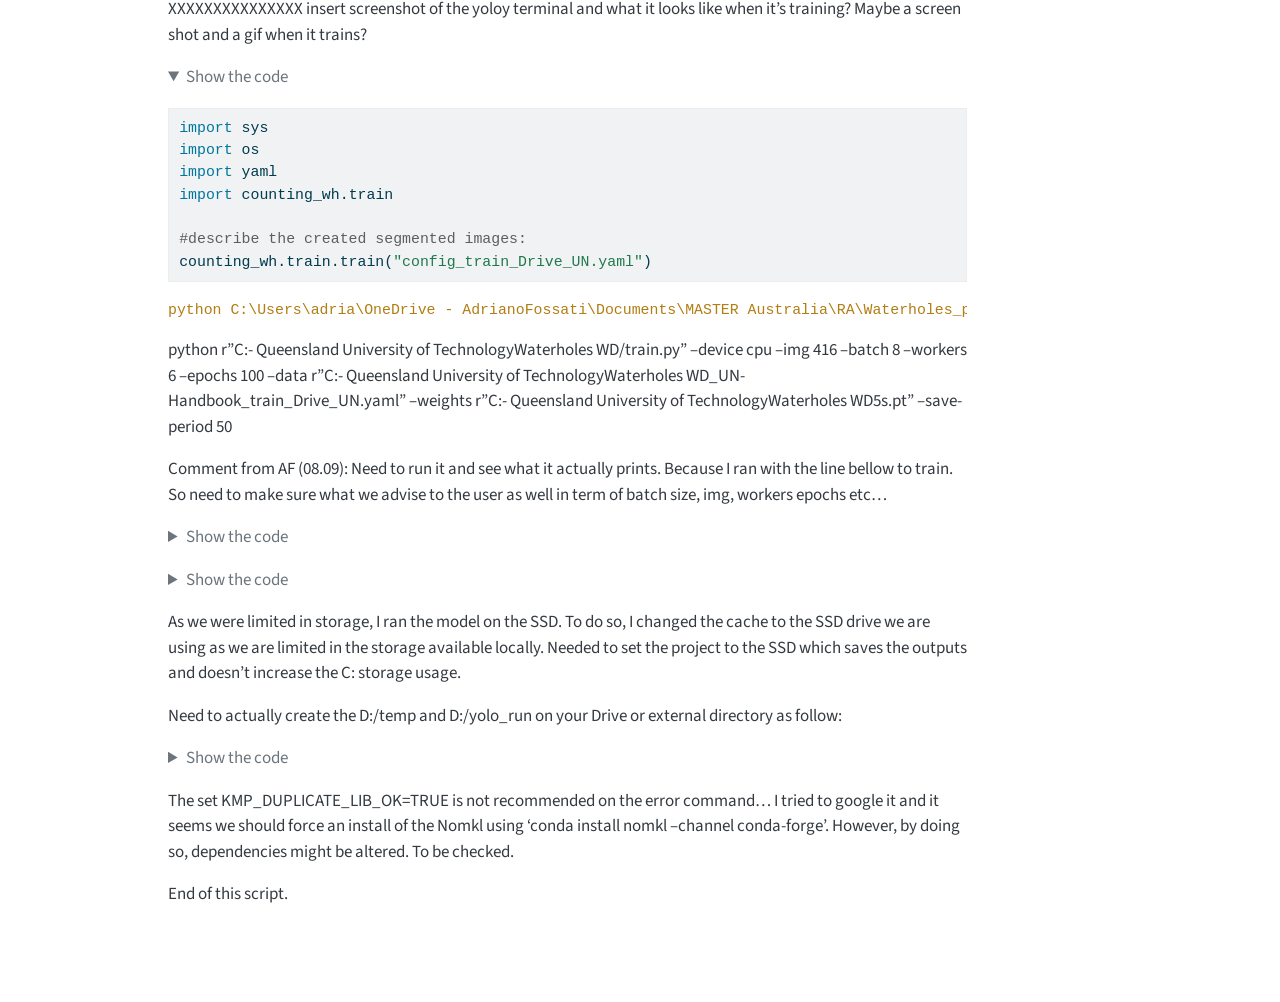
<file: docs/From_tif_to_trainable_UN.html>
<!DOCTYPE html>
<html xmlns="http://www.w3.org/1999/xhtml" lang="en" xml:lang="en"><head>

<meta charset="utf-8">
<meta name="generator" content="quarto-1.9.37">

<meta name="viewport" content="width=device-width, initial-scale=1.0, user-scalable=yes">

<meta name="author" content="Adriano Fossati">
<meta name="dcterms.date" content="2026-05-21">

<title>Training preparation steps – Waterhole Detection - UN Handbook</title>
<style>
/* Default styles provided by pandoc.
** See https://pandoc.org/MANUAL.html#variables-for-html for config info.
*/
code{white-space: pre-wrap;}
span.smallcaps{font-variant: small-caps;}
div.columns{display: flex; gap: min(4vw, 1.5em);}
div.column{flex: auto; overflow-x: auto;}
div.hanging-indent{margin-left: 1.5em; text-indent: -1.5em;}
ul.task-list{list-style: none;}
ul.task-list li input[type="checkbox"] {
  width: 0.8em;
  margin: 0 0.8em 0.2em -1em; /* quarto-specific, see https://github.com/quarto-dev/quarto-cli/issues/4556 */ 
  vertical-align: middle;
}
/* CSS for syntax highlighting */
html { -webkit-text-size-adjust: 100%; }
pre > code.sourceCode { white-space: pre; position: relative; }
pre > code.sourceCode > span { display: inline-block; line-height: 1.25; }
pre > code.sourceCode > span:empty { height: 1.2em; }
.sourceCode { overflow: visible; }
code.sourceCode > span { color: inherit; text-decoration: inherit; }
div.sourceCode { margin: 1em 0; }
pre.sourceCode { margin: 0; }
@media screen {
div.sourceCode { overflow: auto; }
}
@media print {
pre > code.sourceCode { white-space: pre-wrap; }
pre > code.sourceCode > span { text-indent: -5em; padding-left: 5em; }
}
pre.numberSource code
  { counter-reset: source-line 0; }
pre.numberSource code > span
  { position: relative; left: -4em; counter-increment: source-line; }
pre.numberSource code > span > a:first-child::before
  { content: counter(source-line);
    position: relative; left: -1em; text-align: right; vertical-align: baseline;
    border: none; display: inline-block;
    -webkit-touch-callout: none; -webkit-user-select: none;
    -khtml-user-select: none; -moz-user-select: none;
    -ms-user-select: none; user-select: none;
    padding: 0 4px; width: 4em;
  }
pre.numberSource { margin-left: 3em;  padding-left: 4px; }
div.sourceCode
  {   }
@media screen {
pre > code.sourceCode > span > a:first-child::before { text-decoration: underline; }
}
</style>


<script src="site_libs/quarto-nav/quarto-nav.js"></script>
<script src="site_libs/quarto-nav/headroom.min.js"></script>
<script src="site_libs/clipboard/clipboard.min.js"></script>
<script src="site_libs/quarto-search/autocomplete.umd.js"></script>
<script src="site_libs/quarto-search/fuse.min.js"></script>
<script src="site_libs/quarto-search/quarto-search.js"></script>
<meta name="quarto:offset" content="./">
<link href="./icon.png" rel="icon" type="image/png">
<script src="site_libs/quarto-html/quarto.js" type="module"></script>
<script src="site_libs/quarto-html/tabsets/tabsets.js" type="module"></script>
<script src="site_libs/quarto-html/popper.min.js"></script>
<script src="site_libs/quarto-html/tippy.umd.min.js"></script>
<script src="site_libs/quarto-html/anchor.min.js"></script>
<link href="site_libs/quarto-html/tippy.css" rel="stylesheet">
<link href="site_libs/quarto-html/quarto-syntax-highlighting-7f8f88aac4f3542376d5c11b86a4c14d.css" rel="stylesheet" id="quarto-text-highlighting-styles">
<script src="site_libs/bootstrap/bootstrap.min.js"></script>
<link href="site_libs/bootstrap/bootstrap-icons.css" rel="stylesheet">
<link href="site_libs/bootstrap/bootstrap-158031087360bce0ff56dc785ce39e06.min.css" rel="stylesheet" append-hash="true" id="quarto-bootstrap" data-mode="light">
<script id="quarto-search-options" type="application/json">{
  "location": "navbar",
  "copy-button": false,
  "collapse-after": 3,
  "panel-placement": "end",
  "type": "overlay",
  "limit": 50,
  "keyboard-shortcut": [
    "f",
    "/",
    "s"
  ],
  "show-item-context": false,
  "language": {
    "search-no-results-text": "No results",
    "search-matching-documents-text": "matching documents",
    "search-copy-link-title": "Copy link to search",
    "search-hide-matches-text": "Hide additional matches",
    "search-more-match-text": "more match in this document",
    "search-more-matches-text": "more matches in this document",
    "search-clear-button-title": "Clear",
    "search-text-placeholder": "",
    "search-detached-cancel-button-title": "Cancel",
    "search-submit-button-title": "Submit",
    "search-label": "Search"
  }
}</script>


<link rel="stylesheet" href="styles.css">
</head>

<body class="nav-fixed quarto-light">

<div id="quarto-search-results"></div>
  <header id="quarto-header" class="headroom fixed-top">
    <nav class="navbar navbar-expand-lg " data-bs-theme="dark">
      <div class="navbar-container container-fluid">
      <div class="navbar-brand-container mx-auto">
    <a class="navbar-brand" href="./index.html">
    <span class="navbar-title">Waterhole Detection - UN Handbook</span>
    </a>
  </div>
            <div id="quarto-search" class="" title="Search"></div>
          <button class="navbar-toggler" type="button" data-bs-toggle="collapse" data-bs-target="#navbarCollapse" aria-controls="navbarCollapse" role="menu" aria-expanded="false" aria-label="Toggle navigation" onclick="if (window.quartoToggleHeadroom) { window.quartoToggleHeadroom(); }">
  <span class="navbar-toggler-icon"></span>
</button>
          <div class="collapse navbar-collapse" id="navbarCollapse">
            <ul class="navbar-nav navbar-nav-scroll me-auto">
  <li class="nav-item">
    <a class="nav-link" href="./index.html"> 
<span class="menu-text">Home</span></a>
  </li>  
  <li class="nav-item">
    <a class="nav-link" href="./about.html"> 
<span class="menu-text">Getting Started</span></a>
  </li>  
  <li class="nav-item">
    <a class="nav-link" href="./S2_download_GEE.html"> 
<span class="menu-text">Download S2 (single AOI)</span></a>
  </li>  
  <li class="nav-item">
    <a class="nav-link" href="./S2_download_GEE_random_sampling.html"> 
<span class="menu-text">Download S2 (Random AOIs)</span></a>
  </li>  
  <li class="nav-item">
    <a class="nav-link" href="./From_tif_to_trainable_S2_UN.html"> 
<span class="menu-text">Training</span></a>
  </li>  
  <li class="nav-item">
    <a class="nav-link" href="./post_training_UN.html"> 
<span class="menu-text">Testing</span></a>
  </li>  
  <li class="nav-item">
    <a class="nav-link" href="./WIP_toDo_for_Scott&amp;Adri.html"> 
<span class="menu-text">WIP/ToDo</span></a>
  </li>  
</ul>
          </div> <!-- /navcollapse -->
            <div class="quarto-navbar-tools">
</div>
      </div> <!-- /container-fluid -->
    </nav>
</header>
<!-- content -->
<div id="quarto-content" class="quarto-container page-columns page-rows-contents page-layout-article page-navbar">
<!-- sidebar -->
<!-- margin-sidebar -->
    <div id="quarto-margin-sidebar" class="sidebar margin-sidebar zindex-bottom">
        
    </div>
<!-- main -->
<main class="content" id="quarto-document-content">

<header id="title-block-header" class="quarto-title-block default">
<div class="quarto-title">
<div class="quarto-title-block"><div><h1 class="title">Training preparation steps</h1><button type="button" class="btn code-tools-button dropdown-toggle" id="quarto-code-tools-menu" data-bs-toggle="dropdown" aria-expanded="false"><i class="bi"></i> Code</button><ul class="dropdown-menu dropdown-menu-end" aria-labelelledby="quarto-code-tools-menu"><li><a id="quarto-show-all-code" class="dropdown-item" href="javascript:void(0)" role="button">Show All Code</a></li><li><a id="quarto-hide-all-code" class="dropdown-item" href="javascript:void(0)" role="button">Hide All Code</a></li></ul></div></div>
</div>


<div class="quarto-title-meta-author">
  <div class="quarto-title-meta-heading">Author</div>
  <div class="quarto-title-meta-heading">Affiliation</div>
  
    <div class="quarto-title-meta-contents">
    <p class="author"><a href="https://github.com/AdrianoGuidoF">Adriano Fossati</a> <a href="mailto:afossati.academia@gmail.com" class="quarto-title-author-email"><i class="bi bi-envelope"></i></a> <a href="https://orcid.org/0009-0008-9751-4599" class="quarto-title-author-orcid"> <img src="[data-uri]"></a></p>
  </div>
  <div class="quarto-title-meta-contents">
        <p class="affiliation">
            Queensland University of Technology
          </p>
      </div>
  </div>

<div class="quarto-title-meta">

      
    <div>
    <div class="quarto-title-meta-heading">Published</div>
    <div class="quarto-title-meta-contents">
      <p class="date">May 21, 2026</p>
    </div>
  </div>
  
    
  </div>
  
<div>
  <div class="abstract">
    <div class="block-title">Abstract</div>
    <p>Preparation of satellite images up to our neural network model training.</p>
  </div>
</div>


</header>


<p>This script extracts the image from the .zip file downloaded from Planet; prepares the images creating the .png image from the .tif file allowing for the manual annotation wit LabelMe; segments the labelled image; describes that segmented image for an evaluation of their relevance to train the model; culls them to suit the model training requirements; and finally applies the model training.</p>
<section id="path-definition" class="level4">
<h4 class="anchored" data-anchor-id="path-definition">1. Path definition</h4>
<p>We define the path of the project, and refer the correct python scripts containing the functions that are automatically called when running dependencies.</p>
<div id="cell-3" class="cell" data-execution_count="1">
<details open="" class="code-fold">
<summary>Show the code</summary>
<div class="code-copy-outer-scaffold"><div class="sourceCode cell-code" id="cb1"><pre class="sourceCode python code-with-copy"><code class="sourceCode python"><span id="cb1-1"><a href="#cb1-1" aria-hidden="true" tabindex="-1"></a><span class="im">import</span> sys</span>
<span id="cb1-2"><a href="#cb1-2" aria-hidden="true" tabindex="-1"></a><span class="im">import</span> os</span>
<span id="cb1-3"><a href="#cb1-3" aria-hidden="true" tabindex="-1"></a><span class="im">import</span> yaml</span>
<span id="cb1-4"><a href="#cb1-4" aria-hidden="true" tabindex="-1"></a></span>
<span id="cb1-5"><a href="#cb1-5" aria-hidden="true" tabindex="-1"></a><span class="co"># Add the project root to sys.path (adjust as needed)</span></span>
<span id="cb1-6"><a href="#cb1-6" aria-hidden="true" tabindex="-1"></a>sys.path.append(os.path.abspath(<span class="st">"Waterholes_project/WaterholeDetection_UN-Handbook"</span>))</span></code></pre></div><button title="Copy to Clipboard" class="code-copy-button"><i class="bi"></i></button></div>
</details>
</div>
</section>
<section id="zip-folder-extraction-only-if-working-with-planet-api" class="level4">
<h4 class="anchored" data-anchor-id="zip-folder-extraction-only-if-working-with-planet-api">2. Zip folder extraction (only if working with Planet API)</h4>
<p>If we were to follow exactly the procedure and download the zip file from Planet, we would need to use the extract_zip function as demostrated in the following code section. It would extract the file called “composite.tif” obtained from the planet order and downloaded into the zip file in our “raw_images” folder. It will render a tif file and will rename it with the date_aoi.tif outside the zip file.<br>
However, for this tutorial, we provide in the link from the “Getting started” section to download the example image. This image is in the .tif format and will be manipulated further in the section n°3.</p>
<div id="cell-5" class="cell" data-execution_count="2">
<details class="code-fold">
<summary>Show the code</summary>
<div class="code-copy-outer-scaffold"><div class="sourceCode cell-code" id="cb2"><pre class="sourceCode python code-with-copy"><code class="sourceCode python"><span id="cb2-1"><a href="#cb2-1" aria-hidden="true" tabindex="-1"></a><span class="im">import</span> os</span>
<span id="cb2-2"><a href="#cb2-2" aria-hidden="true" tabindex="-1"></a><span class="im">import</span> yaml</span>
<span id="cb2-3"><a href="#cb2-3" aria-hidden="true" tabindex="-1"></a><span class="im">import</span> counting_wh.wh_utils.planet_utils</span>
<span id="cb2-4"><a href="#cb2-4" aria-hidden="true" tabindex="-1"></a></span>
<span id="cb2-5"><a href="#cb2-5" aria-hidden="true" tabindex="-1"></a><span class="co"># Define the path to your zip file</span></span>
<span id="cb2-6"><a href="#cb2-6" aria-hidden="true" tabindex="-1"></a>zip_path <span class="op">=</span> <span class="st">"images/raw_images"</span> </span>
<span id="cb2-7"><a href="#cb2-7" aria-hidden="true" tabindex="-1"></a><span class="co">#AFUN: should this path be training/raw_images? </span></span>
<span id="cb2-8"><a href="#cb2-8" aria-hidden="true" tabindex="-1"></a><span class="co">#If so, need to be careful where we download the image zip file. Might need to adapt this. </span></span>
<span id="cb2-9"><a href="#cb2-9" aria-hidden="true" tabindex="-1"></a></span>
<span id="cb2-10"><a href="#cb2-10" aria-hidden="true" tabindex="-1"></a><span class="co"># Run extraction</span></span>
<span id="cb2-11"><a href="#cb2-11" aria-hidden="true" tabindex="-1"></a>counting_wh.wh_utils.planet_utils.extract_zip(zip_path)</span></code></pre></div><button title="Copy to Clipboard" class="code-copy-button"><i class="bi"></i></button></div>
</details>
<div class="cell-output cell-output-error">
<div class="ansi-escaped-output">
<pre><span class="ansi-red-fg">---------------------------------------------------------------------------</span>
<span class="ansi-red-fg">FileNotFoundError</span>                         Traceback (most recent call last)
Cell <span class="ansi-green-fg">In[2], line 3</span>
<span class="ansi-green-fg ansi-bold">      1</span> <span style="font-weight:bold;color:rgb(0,135,0)">import</span><span style="color:rgb(188,188,188)"> </span><span style="font-weight:bold;color:rgb(0,0,255)">os</span>
<span class="ansi-green-fg ansi-bold">      2</span> <span style="font-weight:bold;color:rgb(0,135,0)">import</span><span style="color:rgb(188,188,188)"> </span><span style="font-weight:bold;color:rgb(0,0,255)">yaml</span>
<span class="ansi-green-fg">----&gt; 3</span> <span style="font-weight:bold;color:rgb(0,135,0)">import</span><span style="color:rgb(188,188,188)"> </span><span style="font-weight:bold;color:rgb(0,0,255)">counting_wh</span><span style="font-weight:bold;color:rgb(0,0,255)">.</span><span style="font-weight:bold;color:rgb(0,0,255)">wh_utils</span><span style="font-weight:bold;color:rgb(0,0,255)">.</span><span style="font-weight:bold;color:rgb(0,0,255)">planet_utils</span>
<span class="ansi-green-fg ansi-bold">      5</span> <span style="font-style:italic;color:rgb(95,135,135)"># Define the path to your zip file</span>
<span class="ansi-green-fg ansi-bold">      6</span> zip_path <span style="color:rgb(98,98,98)">=</span> <span style="color:rgb(175,0,0)">"</span><span style="color:rgb(175,0,0)">images/raw_images</span><span style="color:rgb(175,0,0)">"</span> 

File <span class="ansi-green-fg">~/Library/CloudStorage/OneDrive-QueenslandUniversityofTechnology/FirstByte Waterholes WD/WaterholeDetection_UN-Handbook/counting_wh/wh_utils/planet_utils.py:19</span>
<span class="ansi-green-fg ansi-bold">     17</span> <span style="font-weight:bold;color:rgb(0,135,0)">import</span><span style="color:rgb(188,188,188)"> </span><span style="font-weight:bold;color:rgb(0,0,255)">yaml</span>
<span class="ansi-green-fg ansi-bold">     18</span> <span style="font-weight:bold;color:rgb(0,135,0)">import</span><span style="color:rgb(188,188,188)"> </span><span style="font-weight:bold;color:rgb(0,0,255)">json</span>
<span class="ansi-green-fg">---&gt; 19</span> <span style="font-weight:bold;color:rgb(0,135,0)">from</span><span style="color:rgb(188,188,188)"> </span><span style="font-weight:bold;color:rgb(0,0,255)">.</span><span style="font-weight:bold;color:rgb(0,0,255)">config</span><span style="color:rgb(188,188,188)"> </span><span style="font-weight:bold;color:rgb(0,135,0)">import</span> cfg
<span class="ansi-green-fg ansi-bold">     20</span> <span style="font-weight:bold;color:rgb(0,135,0)">from</span><span style="color:rgb(188,188,188)"> </span><span style="font-weight:bold;color:rgb(0,0,255)">dotenv</span><span style="color:rgb(188,188,188)"> </span><span style="font-weight:bold;color:rgb(0,135,0)">import</span> load_dotenv
<span class="ansi-green-fg ansi-bold">     21</span> <span style="font-weight:bold;color:rgb(0,135,0)">from</span><span style="color:rgb(188,188,188)"> </span><span style="font-weight:bold;color:rgb(0,0,255)">.</span><span style="color:rgb(188,188,188)"> </span><span style="font-weight:bold;color:rgb(0,135,0)">import</span> spatial_helpers

File <span class="ansi-green-fg">~/Library/CloudStorage/OneDrive-QueenslandUniversityofTechnology/FirstByte Waterholes WD/WaterholeDetection_UN-Handbook/counting_wh/wh_utils/config.py:14</span>
<span class="ansi-green-fg ansi-bold">     10</span> <span style="font-weight:bold;color:rgb(0,135,0)">import</span><span style="color:rgb(188,188,188)"> </span><span style="font-weight:bold;color:rgb(0,0,255)">yaml</span>
<span class="ansi-green-fg ansi-bold">     12</span> config_path <span style="color:rgb(98,98,98)">=</span> os<span style="color:rgb(98,98,98)">.</span>path<span style="color:rgb(98,98,98)">.</span>join(os<span style="color:rgb(98,98,98)">.</span>getcwd(), <span style="color:rgb(175,0,0)">"</span><span style="color:rgb(175,0,0)">config.yml</span><span style="color:rgb(175,0,0)">"</span>)
<span class="ansi-green-fg">---&gt; 14</span> <span style="font-weight:bold;color:rgb(0,135,0)">with</span> <span style="color:rgb(0,135,0)" class="ansi-yellow-bg">open</span><span class="ansi-yellow-bg">(</span><span class="ansi-yellow-bg">config_path</span><span class="ansi-yellow-bg">,</span><span class="ansi-yellow-bg"> </span><span style="color:rgb(175,0,0)" class="ansi-yellow-bg">"</span><span style="color:rgb(175,0,0)" class="ansi-yellow-bg">r</span><span style="color:rgb(175,0,0)" class="ansi-yellow-bg">"</span><span class="ansi-yellow-bg">)</span> <span style="font-weight:bold;color:rgb(0,135,0)">as</span> ymlfile:
<span class="ansi-green-fg ansi-bold">     15</span>     cfg <span style="color:rgb(98,98,98)">=</span> yaml<span style="color:rgb(98,98,98)">.</span>load(ymlfile, Loader<span style="color:rgb(98,98,98)">=</span>yaml<span style="color:rgb(98,98,98)">.</span>FullLoader)
<span class="ansi-green-fg ansi-bold">     16</span>     os<span style="color:rgb(98,98,98)">.</span>makedirs(cfg[<span style="color:rgb(175,0,0)">"</span><span style="color:rgb(175,0,0)">output_dir</span><span style="color:rgb(175,0,0)">"</span>], exist_ok<span style="color:rgb(98,98,98)">=</span><span style="font-weight:bold;color:rgb(0,135,0)">True</span>)

<span class="ansi-red-fg">FileNotFoundError</span>: [Errno 2] No such file or directory: '/Users/scottforrest/Library/CloudStorage/OneDrive-QueenslandUniversityofTechnology/FirstByte Waterholes WD/WaterholeDetection_UN-Handbook/config.yml'</pre>
</div>
</div>
</div>
</section>
<section id="padded-png-image-preparation" class="level4">
<h4 class="anchored" data-anchor-id="padded-png-image-preparation">3. Padded PNG image preparation</h4>
<p>We will now transform the example raw tif image into a usable png for future steps. It creates a padded png image to exactly match the size dividable by the stride and tile size.<br>
Caution that you need to define the config file called “config_train_Drive_UN.yaml” as instructed to make sure it matches your paths and runs everything smoothly.<br>
Use the prepare() function if you are using the Planet .tif file, and use the prepare_S2() function if you are using the Sentinel 2 file.</p>
<div id="cell-7" class="cell" data-execution_count="2">
<details open="" class="code-fold">
<summary>Show the code</summary>
<div class="code-copy-outer-scaffold"><div class="sourceCode cell-code" id="cb3"><pre class="sourceCode python code-with-copy"><code class="sourceCode python"><span id="cb3-1"><a href="#cb3-1" aria-hidden="true" tabindex="-1"></a><span class="im">import</span> os</span>
<span id="cb3-2"><a href="#cb3-2" aria-hidden="true" tabindex="-1"></a><span class="im">import</span> yaml</span>
<span id="cb3-3"><a href="#cb3-3" aria-hidden="true" tabindex="-1"></a><span class="im">import</span> counting_wh.train</span>
<span id="cb3-4"><a href="#cb3-4" aria-hidden="true" tabindex="-1"></a></span>
<span id="cb3-5"><a href="#cb3-5" aria-hidden="true" tabindex="-1"></a><span class="co">#Run preparation of the tif files into png and renamed the tif. </span></span>
<span id="cb3-6"><a href="#cb3-6" aria-hidden="true" tabindex="-1"></a><span class="co">#For the Planet file:</span></span>
<span id="cb3-7"><a href="#cb3-7" aria-hidden="true" tabindex="-1"></a>counting_wh.train.prepare(<span class="st">"config_train_Drive_UN.yaml"</span>)</span></code></pre></div><button title="Copy to Clipboard" class="code-copy-button"><i class="bi"></i></button></div>
</details>
<div class="cell-output cell-output-stdout">
<pre><code>Processed 1/1 images</code></pre>
</div>
</div>
<div id="cell-8" class="cell" data-execution_count="2">
<details open="" class="code-fold">
<summary>Show the code</summary>
<div class="code-copy-outer-scaffold"><div class="sourceCode cell-code" id="cb5"><pre class="sourceCode python code-with-copy"><code class="sourceCode python"><span id="cb5-1"><a href="#cb5-1" aria-hidden="true" tabindex="-1"></a><span class="im">import</span> os</span>
<span id="cb5-2"><a href="#cb5-2" aria-hidden="true" tabindex="-1"></a><span class="im">import</span> yaml</span>
<span id="cb5-3"><a href="#cb5-3" aria-hidden="true" tabindex="-1"></a><span class="im">import</span> counting_wh.train</span>
<span id="cb5-4"><a href="#cb5-4" aria-hidden="true" tabindex="-1"></a></span>
<span id="cb5-5"><a href="#cb5-5" aria-hidden="true" tabindex="-1"></a><span class="co">#For the Sentinel 2 file: </span></span>
<span id="cb5-6"><a href="#cb5-6" aria-hidden="true" tabindex="-1"></a>counting_wh.train.prepare_S2(<span class="st">"config_train_Drive_UN.yaml"</span>)</span></code></pre></div><button title="Copy to Clipboard" class="code-copy-button"><i class="bi"></i></button></div>
</details>
<div class="cell-output cell-output-stdout">
<pre><code>Processed 1/1 images</code></pre>
</div>
</div>
</section>
<section id="manual-labelling" class="level4">
<h4 class="anchored" data-anchor-id="manual-labelling">4. Manual Labelling</h4>
<p>Once the .png image is created, as we are training the model, we need to label the training image. In order to do so, you need to use LabelMe.<br>
LabelMe is called in your terminal, manually typing “labelme”.</p>
<div class="quarto-figure quarto-figure-center">
<figure class="figure">
<p><img src="Website_buildup/figures/labelme_wholescreen.png" class="img-fluid figure-img"></p>
<figcaption>LabelMe Software Opening</figcaption>
</figure>
</div>
<p>You have to then annotate the waterholes on your padded png image. This creates at the end a .json file with all my bounding boxes definitions. Those labels will be needed in the next step to segment the image and the corresponding labels for training purposes.</p>
<div class="quarto-figure quarto-figure-center">
<figure class="figure">
<p><img src="Website_buildup/figures/labelme_labelling.png" class="img-fluid figure-img"></p>
<figcaption>LabelMe Annotation example</figcaption>
</figure>
</div>
</section>
<section id="segmentation" class="level4">
<h4 class="anchored" data-anchor-id="segmentation">5. Segmentation</h4>
<p>Once the whole manual annotation is done, save the outputs, and come back to this script to run the segmentation of the padded png image you just labelled.</p>
<div id="cell-14" class="cell" data-execution_count="3">
<details open="" class="code-fold">
<summary>Show the code</summary>
<div class="code-copy-outer-scaffold"><div class="sourceCode cell-code" id="cb7"><pre class="sourceCode python code-with-copy"><code class="sourceCode python"><span id="cb7-1"><a href="#cb7-1" aria-hidden="true" tabindex="-1"></a><span class="im">import</span> os</span>
<span id="cb7-2"><a href="#cb7-2" aria-hidden="true" tabindex="-1"></a><span class="im">import</span> yaml</span>
<span id="cb7-3"><a href="#cb7-3" aria-hidden="true" tabindex="-1"></a><span class="im">import</span> counting_wh.train</span>
<span id="cb7-4"><a href="#cb7-4" aria-hidden="true" tabindex="-1"></a></span>
<span id="cb7-5"><a href="#cb7-5" aria-hidden="true" tabindex="-1"></a><span class="co">#segment the png images</span></span>
<span id="cb7-6"><a href="#cb7-6" aria-hidden="true" tabindex="-1"></a>counting_wh.train.segment(<span class="st">"config_train_Drive_UN.yaml"</span>, train_val_split<span class="op">=</span><span class="fl">0.8</span>)</span></code></pre></div><button title="Copy to Clipboard" class="code-copy-button"><i class="bi"></i></button></div>
</details>
<div class="cell-output cell-output-stdout">
<pre><code>['C:\\Users\\adria\\OneDrive - Queensland University of Technology\\FirstByte Waterholes WD\\WaterholeDetection_UN-Handbook\\training\\output\\2024-06_mimal_test_S2.json']
Cropping Image: C:\Users\adria\OneDrive - Queensland University of Technology\FirstByte Waterholes WD\WaterholeDetection_UN-Handbook\training\output\2024-06_mimal_test_S2.png
[4160 5408    3]
We will have:  1813  images maximum
90.0% of images without labels will be removed</code></pre>
</div>
<div class="cell-output cell-output-stderr">
<pre><code>Saving Segments: 100%|██████████| 1813/1813 [00:28&lt;00:00, 62.91it/s]</code></pre>
</div>
<div class="cell-output cell-output-stdout">
<pre><code>Skipped 851 images
Empty 603 images</code></pre>
</div>
<div class="cell-output cell-output-error">
<div class="ansi-escaped-output">
<pre><span class="ansi-red-fg ansi-bold">---------------------------------------------------------------------------</span>
<span class="ansi-red-fg ansi-bold">FileExistsError</span>                           Traceback (most recent call last)
Cell <span class="ansi-green-fg ansi-bold">In[3], line 8</span>
<span class="ansi-green-fg">      5</span> <span style="font-weight:bold;color:rgb(0,135,0)">import</span> <span style="font-weight:bold;color:rgb(0,0,255)">counting_wh</span><span style="font-weight:bold;color:rgb(0,0,255)">.</span><span style="font-weight:bold;color:rgb(0,0,255)">train</span>
<span class="ansi-green-fg">      7</span> <span style="font-style:italic;color:rgb(95,135,135)">#segment the png images</span>
<span class="ansi-green-fg ansi-bold">----&gt; 8</span> <span class="ansi-yellow-bg">counting_wh</span><span style="color:rgb(98,98,98)" class="ansi-yellow-bg">.</span><span class="ansi-yellow-bg">train</span><span style="color:rgb(98,98,98)" class="ansi-yellow-bg">.</span><span class="ansi-yellow-bg">segment</span><span class="ansi-yellow-bg">(</span><span style="color:rgb(175,0,0)" class="ansi-yellow-bg">"</span><span style="color:rgb(175,0,0)" class="ansi-yellow-bg">config_train_Drive_UN.yaml</span><span style="color:rgb(175,0,0)" class="ansi-yellow-bg">"</span><span class="ansi-yellow-bg">,</span><span class="ansi-yellow-bg"> </span><span class="ansi-yellow-bg">train_val_split</span><span style="color:rgb(98,98,98)" class="ansi-yellow-bg">=</span><span style="color:rgb(98,98,98)" class="ansi-yellow-bg">0.8</span><span class="ansi-yellow-bg">)</span>

File <span class="ansi-green-fg ansi-bold">c:\Users\adria\OneDrive - AdrianoFossati\Documents\MASTER Australia\RA\Waterholes_project\WaterholeDetection_UN-Handbook\counting_wh\train.py:170</span>, in <span class="ansi-cyan-fg">segment</span><span class="ansi-blue-fg ansi-bold">(config, train_val_split)</span>
<span class="ansi-green-fg">    168</span> rand <span style="color:rgb(98,98,98)">=</span> np<span style="color:rgb(98,98,98)">.</span>random<span style="color:rgb(98,98,98)">.</span>rand()
<span class="ansi-green-fg">    169</span> <span style="font-weight:bold;color:rgb(0,135,0)">if</span> rand <span style="color:rgb(98,98,98)">&lt;</span> train_val_split:
<span class="ansi-green-fg ansi-bold">--&gt; 170</span>     <span class="ansi-yellow-bg">os</span><span style="color:rgb(98,98,98)" class="ansi-yellow-bg">.</span><span class="ansi-yellow-bg">rename</span><span class="ansi-yellow-bg">(</span><span class="ansi-yellow-bg">im</span><span class="ansi-yellow-bg">,</span><span class="ansi-yellow-bg"> </span><span class="ansi-yellow-bg">os</span><span style="color:rgb(98,98,98)" class="ansi-yellow-bg">.</span><span class="ansi-yellow-bg">path</span><span style="color:rgb(98,98,98)" class="ansi-yellow-bg">.</span><span class="ansi-yellow-bg">join</span><span class="ansi-yellow-bg">(</span><span class="ansi-yellow-bg">image_out</span><span class="ansi-yellow-bg">,</span><span class="ansi-yellow-bg"> </span><span style="color:rgb(175,0,0)" class="ansi-yellow-bg">"</span><span style="color:rgb(175,0,0)" class="ansi-yellow-bg">train</span><span style="color:rgb(175,0,0)" class="ansi-yellow-bg">"</span><span class="ansi-yellow-bg">,</span><span class="ansi-yellow-bg"> </span><span class="ansi-yellow-bg">os</span><span style="color:rgb(98,98,98)" class="ansi-yellow-bg">.</span><span class="ansi-yellow-bg">path</span><span style="color:rgb(98,98,98)" class="ansi-yellow-bg">.</span><span class="ansi-yellow-bg">basename</span><span class="ansi-yellow-bg">(</span><span class="ansi-yellow-bg">im</span><span class="ansi-yellow-bg">)</span><span class="ansi-yellow-bg">)</span><span class="ansi-yellow-bg">)</span>
<span class="ansi-green-fg">    171</span>     os<span style="color:rgb(98,98,98)">.</span>rename(lab, os<span style="color:rgb(98,98,98)">.</span>path<span style="color:rgb(98,98,98)">.</span>join(label_out, <span style="color:rgb(175,0,0)">"</span><span style="color:rgb(175,0,0)">train</span><span style="color:rgb(175,0,0)">"</span>, os<span style="color:rgb(98,98,98)">.</span>path<span style="color:rgb(98,98,98)">.</span>basename(lab)))
<span class="ansi-green-fg">    172</span> <span style="font-weight:bold;color:rgb(0,135,0)">else</span>:

<span class="ansi-red-fg ansi-bold">FileExistsError</span>: [WinError 183] Cannot create a file when that file already exists: 'C:\\Users\\adria\\OneDrive - Queensland University of Technology\\FirstByte Waterholes WD\\WaterholeDetection_UN-Handbook\\training\\output\\images\\2024-06_mimal_test_S2_10_10.png' -&gt; 'C:\\Users\\adria\\OneDrive - Queensland University of Technology\\FirstByte Waterholes WD\\WaterholeDetection_UN-Handbook\\training\\output\\images\\train\\2024-06_mimal_test_S2_10_10.png'</pre>
</div>
</div>
</div>
</section>
<section id="evalutaion-of-the-segmentation" class="level4">
<h4 class="anchored" data-anchor-id="evalutaion-of-the-segmentation">6. Evalutaion of the segmentation</h4>
<p>After the segmentation, we evaluate the result of the segmentation and production of material to train the model using the “train.describe” function. Run the bellow cell to describe the results of segmented images.</p>
<div id="cell-16" class="cell" data-execution_count="4">
<details class="code-fold">
<summary>Show the code</summary>
<div class="code-copy-outer-scaffold"><div class="sourceCode cell-code" id="cb11"><pre class="sourceCode python code-with-copy"><code class="sourceCode python"><span id="cb11-1"><a href="#cb11-1" aria-hidden="true" tabindex="-1"></a><span class="im">import</span> sys</span>
<span id="cb11-2"><a href="#cb11-2" aria-hidden="true" tabindex="-1"></a><span class="im">import</span> os</span>
<span id="cb11-3"><a href="#cb11-3" aria-hidden="true" tabindex="-1"></a><span class="im">import</span> yaml</span>
<span id="cb11-4"><a href="#cb11-4" aria-hidden="true" tabindex="-1"></a><span class="im">import</span> counting_wh.train</span>
<span id="cb11-5"><a href="#cb11-5" aria-hidden="true" tabindex="-1"></a></span>
<span id="cb11-6"><a href="#cb11-6" aria-hidden="true" tabindex="-1"></a><span class="co">#describe the created segmented images: </span></span>
<span id="cb11-7"><a href="#cb11-7" aria-hidden="true" tabindex="-1"></a>counting_wh.train.describe(<span class="st">"config_train_Drive_UN.yaml"</span>)</span></code></pre></div><button title="Copy to Clipboard" class="code-copy-button"><i class="bi"></i></button></div>
</details>
<div class="cell-output cell-output-stdout">
<pre><code>Config path: C:\Users\adria\OneDrive - Queensland University of Technology\FirstByte Waterholes WD\WaterholeDetection_UN-Handbook\training\output\images\train
-------------------------------------------
| Training dataset statistics             |
-------------------------------------------
| Number of original images: 1            |
| Number of tiles: 752                   |
| Number of labels: 752                  |
| Number of individual labels             |
|   - Total: 284925                         |
|   - Per class:                      |
|       - Class 1: 68585 (24.07%)        |
|       - Class 3: 38280 (13.44%)        |
|       - Class 2: 102515 (35.98%)        |
|       - Class 0: 75545 (26.51%)        |
| Background Images: 7250 (964.10%)      |
-------------------------------------------</code></pre>
</div>
<div class="cell-output cell-output-display" data-execution_count="4">
<pre><code>(1, 752, 284925, {'1': 68585, '3': 38280, '2': 102515, '0': 75545}, 7250)</code></pre>
</div>
</div>
</section>
<section id="culling" class="level4">
<h4 class="anchored" data-anchor-id="culling">7. Culling</h4>
<p>Before proceeding to the training of the model, we need to apply the cull command which will remove images with no labels until 10% of the training set has no labels. This is a recommended procedure from Yolo to maintain efficient model training parameters. This has to be done post segmentation as we don’t know prior the the amount.</p>
<div id="cell-18" class="cell" data-execution_count="5">
<details class="code-fold">
<summary>Show the code</summary>
<div class="code-copy-outer-scaffold"><div class="sourceCode cell-code" id="cb14"><pre class="sourceCode python code-with-copy"><code class="sourceCode python"><span id="cb14-1"><a href="#cb14-1" aria-hidden="true" tabindex="-1"></a><span class="im">import</span> sys</span>
<span id="cb14-2"><a href="#cb14-2" aria-hidden="true" tabindex="-1"></a><span class="im">import</span> os</span>
<span id="cb14-3"><a href="#cb14-3" aria-hidden="true" tabindex="-1"></a><span class="im">import</span> yaml</span>
<span id="cb14-4"><a href="#cb14-4" aria-hidden="true" tabindex="-1"></a><span class="im">import</span> random</span>
<span id="cb14-5"><a href="#cb14-5" aria-hidden="true" tabindex="-1"></a><span class="im">import</span> shutil</span>
<span id="cb14-6"><a href="#cb14-6" aria-hidden="true" tabindex="-1"></a><span class="im">from</span> pathlib <span class="im">import</span> Path </span>
<span id="cb14-7"><a href="#cb14-7" aria-hidden="true" tabindex="-1"></a><span class="im">import</span> counting_wh.train</span>
<span id="cb14-8"><a href="#cb14-8" aria-hidden="true" tabindex="-1"></a></span>
<span id="cb14-9"><a href="#cb14-9" aria-hidden="true" tabindex="-1"></a><span class="co">#describe the created segmented images: </span></span>
<span id="cb14-10"><a href="#cb14-10" aria-hidden="true" tabindex="-1"></a>counting_wh.train.cull_AF(<span class="st">"config_train_Drive_UN.yaml"</span>)</span></code></pre></div><button title="Copy to Clipboard" class="code-copy-button"><i class="bi"></i></button></div>
</details>
<div class="cell-output cell-output-stdout">
<pre><code>Analyzing label files in: C:\Users\adria\OneDrive - Queensland University of Technology\FirstByte Waterholes WD\WaterholeDetection_UN-Handbook\training\output\labels\train
Looking for corresponding images in: C:\Users\adria\OneDrive - Queensland University of Technology\FirstByte Waterholes WD\WaterholeDetection_UN-Handbook\training\output\images\train
Total label files found: 752
Empty label files found: 50
Non-empty label files: 702
Number of empty labels is already below 10% threshold. No action needed.</code></pre>
</div>
</div>
</section>
<section id="folder-set-up" class="level4">
<h4 class="anchored" data-anchor-id="folder-set-up">8. Folder set-up</h4>
<p>Now that we have less than 10% of the images unlabelled, we can train the model, but first let’s reorganise the folders to be properly used in the model.</p>
<div id="cell-20" class="cell" data-execution_count="6">
<details class="code-fold">
<summary>Show the code</summary>
<div class="code-copy-outer-scaffold"><div class="sourceCode cell-code" id="cb16"><pre class="sourceCode python code-with-copy"><code class="sourceCode python"><span id="cb16-1"><a href="#cb16-1" aria-hidden="true" tabindex="-1"></a><span class="im">import</span> sys</span>
<span id="cb16-2"><a href="#cb16-2" aria-hidden="true" tabindex="-1"></a><span class="im">import</span> os</span>
<span id="cb16-3"><a href="#cb16-3" aria-hidden="true" tabindex="-1"></a><span class="im">import</span> yaml</span>
<span id="cb16-4"><a href="#cb16-4" aria-hidden="true" tabindex="-1"></a><span class="im">import</span> counting_wh.train</span>
<span id="cb16-5"><a href="#cb16-5" aria-hidden="true" tabindex="-1"></a></span>
<span id="cb16-6"><a href="#cb16-6" aria-hidden="true" tabindex="-1"></a>counting_wh.train.reorganize_folders(<span class="st">"config_train_Drive_UN.yaml"</span>)</span></code></pre></div><button title="Copy to Clipboard" class="code-copy-button"><i class="bi"></i></button></div>
</details>
<div class="cell-output cell-output-stdout">
<pre><code>Copying from C:\Users\adria\OneDrive - Queensland University of Technology\FirstByte Waterholes WD\WaterholeDetection_UN-Handbook\training\output\images\val to C:\Users\adria\OneDrive - Queensland University of Technology\FirstByte Waterholes WD\WaterholeDetection_UN-Handbook\training\train\val\images
Successfully copied to C:\Users\adria\OneDrive - Queensland University of Technology\FirstByte Waterholes WD\WaterholeDetection_UN-Handbook\training\train\val\images
Copying from C:\Users\adria\OneDrive - Queensland University of Technology\FirstByte Waterholes WD\WaterholeDetection_UN-Handbook\training\output\images\train to C:\Users\adria\OneDrive - Queensland University of Technology\FirstByte Waterholes WD\WaterholeDetection_UN-Handbook\training\train\train\images
Successfully copied to C:\Users\adria\OneDrive - Queensland University of Technology\FirstByte Waterholes WD\WaterholeDetection_UN-Handbook\training\train\train\images
Copying from C:\Users\adria\OneDrive - Queensland University of Technology\FirstByte Waterholes WD\WaterholeDetection_UN-Handbook\training\output\labels\val to C:\Users\adria\OneDrive - Queensland University of Technology\FirstByte Waterholes WD\WaterholeDetection_UN-Handbook\training\train\val\labels
Successfully copied to C:\Users\adria\OneDrive - Queensland University of Technology\FirstByte Waterholes WD\WaterholeDetection_UN-Handbook\training\train\val\labels
Copying from C:\Users\adria\OneDrive - Queensland University of Technology\FirstByte Waterholes WD\WaterholeDetection_UN-Handbook\training\output\labels\train to C:\Users\adria\OneDrive - Queensland University of Technology\FirstByte Waterholes WD\WaterholeDetection_UN-Handbook\training\train\train\labels
Successfully copied to C:\Users\adria\OneDrive - Queensland University of Technology\FirstByte Waterholes WD\WaterholeDetection_UN-Handbook\training\train\train\labels

----- REORGANIZATION SUMMARY -----
Successful operations: 4
Failed operations: 0

All folders were successfully reorganized!

New structure:
- C:\Users\adria\OneDrive - Queensland University of Technology\FirstByte Waterholes WD\WaterholeDetection_UN-Handbook\training\train/val/images (copied from C:\Users\adria\OneDrive - Queensland University of Technology\FirstByte Waterholes WD\WaterholeDetection_UN-Handbook\training\output/images/val)
- C:\Users\adria\OneDrive - Queensland University of Technology\FirstByte Waterholes WD\WaterholeDetection_UN-Handbook\training\train/val/labels (copied from C:\Users\adria\OneDrive - Queensland University of Technology\FirstByte Waterholes WD\WaterholeDetection_UN-Handbook\training\output/labels/val)
- C:\Users\adria\OneDrive - Queensland University of Technology\FirstByte Waterholes WD\WaterholeDetection_UN-Handbook\training\train/train/images (copied from C:\Users\adria\OneDrive - Queensland University of Technology\FirstByte Waterholes WD\WaterholeDetection_UN-Handbook\training\output/images/train)
- C:\Users\adria\OneDrive - Queensland University of Technology\FirstByte Waterholes WD\WaterholeDetection_UN-Handbook\training\train/train/labels (copied from C:\Users\adria\OneDrive - Queensland University of Technology\FirstByte Waterholes WD\WaterholeDetection_UN-Handbook\training\output/labels/train)</code></pre>
</div>
</div>
</section>
<section id="model-training" class="level4">
<h4 class="anchored" data-anchor-id="model-training">9. Model training</h4>
<p>The following code provides you with the line of code to run in yolo in order to train a neural network model. Before doing so, modifiy the directory of the yolo model training path in the config file called “config_train_Drive_UN.yaml”.</p>
<p>Then, run this code which provides you with the command to excecute in the cmd terminal of the Yolov5.<br>
XXXXXXXXXXXXXXX insert screenshot of the yoloy terminal and what it looks like when it’s training? Maybe a screen shot and a gif when it trains?</p>
<div id="cell-22" class="cell" data-execution_count="7">
<details open="" class="code-fold">
<summary>Show the code</summary>
<div class="code-copy-outer-scaffold"><div class="sourceCode cell-code" id="cb18"><pre class="sourceCode python code-with-copy"><code class="sourceCode python"><span id="cb18-1"><a href="#cb18-1" aria-hidden="true" tabindex="-1"></a><span class="im">import</span> sys</span>
<span id="cb18-2"><a href="#cb18-2" aria-hidden="true" tabindex="-1"></a><span class="im">import</span> os</span>
<span id="cb18-3"><a href="#cb18-3" aria-hidden="true" tabindex="-1"></a><span class="im">import</span> yaml</span>
<span id="cb18-4"><a href="#cb18-4" aria-hidden="true" tabindex="-1"></a><span class="im">import</span> counting_wh.train</span>
<span id="cb18-5"><a href="#cb18-5" aria-hidden="true" tabindex="-1"></a></span>
<span id="cb18-6"><a href="#cb18-6" aria-hidden="true" tabindex="-1"></a><span class="co">#describe the created segmented images: </span></span>
<span id="cb18-7"><a href="#cb18-7" aria-hidden="true" tabindex="-1"></a>counting_wh.train.train(<span class="st">"config_train_Drive_UN.yaml"</span>)</span></code></pre></div><button title="Copy to Clipboard" class="code-copy-button"><i class="bi"></i></button></div>
</details>
<div class="cell-output cell-output-stdout">
<div class="ansi-escaped-output">
<pre><span class="ansi-bright-yellow-fg">python C:\Users\adria\OneDrive - AdrianoFossati\Documents\MASTER Australia\RA\Waterholes_project\yolov5/train.py --device cuda:0 --img 416 --batch 8 --workers 6 --epochs 100 --data config_train_Drive_UN.yaml --weights C:\Users\adria\OneDrive - AdrianoFossati\Documents\MASTER Australia\RA\Waterholes_project\yolov5\yolov5s.pt --save-period 50</span>
</pre>
</div>
</div>
</div>
<p>python r”C:- Queensland University of TechnologyWaterholes WD/train.py” –device cpu –img 416 –batch 8 –workers 6 –epochs 100 –data r”C:- Queensland University of TechnologyWaterholes WD_UN-Handbook_train_Drive_UN.yaml” –weights r”C:- Queensland University of TechnologyWaterholes WD5s.pt” –save-period 50</p>
<p>Comment from AF (08.09): Need to run it and see what it actually prints. Because I ran with the line bellow to train. So need to make sure what we advise to the user as well in term of batch size, img, workers epochs etc…</p>
<div id="cell-25" class="cell">
<details class="code-fold">
<summary>Show the code</summary>
<div class="code-copy-outer-scaffold"><div class="sourceCode cell-code" id="cb19"><pre class="sourceCode python code-with-copy"><code class="sourceCode python"><span id="cb19-1"><a href="#cb19-1" aria-hidden="true" tabindex="-1"></a>python train.py <span class="op">--</span>workers <span class="dv">2</span> <span class="op">--</span>img <span class="dv">416</span> <span class="op">--</span>batch <span class="dv">8</span> <span class="op">--</span>epochs <span class="dv">150</span> <span class="op">--</span>data config_train_Drive_UN.yaml <span class="op">--</span>weights yolov5s.pt <span class="op">--</span>cache disk</span></code></pre></div><button title="Copy to Clipboard" class="code-copy-button"><i class="bi"></i></button></div>
</details>
</div>
<div id="cell-26" class="cell">
<details class="code-fold">
<summary>Show the code</summary>
<div class="code-copy-outer-scaffold"><div class="sourceCode cell-code" id="cb20"><pre class="sourceCode python code-with-copy"><code class="sourceCode python"><span id="cb20-1"><a href="#cb20-1" aria-hidden="true" tabindex="-1"></a>python train.py <span class="op">--</span>workers <span class="dv">2</span> <span class="op">--</span>img <span class="dv">416</span> <span class="op">--</span>batch <span class="dv">8</span> <span class="op">--</span>epochs <span class="dv">150</span> <span class="op">--</span>data <span class="st">"C:</span><span class="er">\</span><span class="st">Users</span><span class="ch">\a</span><span class="st">dria</span><span class="er">\</span><span class="st">OneDrive - AdrianoFossati</span><span class="er">\</span><span class="st">Documents</span><span class="er">\</span><span class="st">MASTER Australia</span><span class="er">\</span><span class="st">RA</span><span class="er">\</span><span class="st">Waterholes_project</span><span class="er">\</span><span class="st">WaterholeDetection_UN-Handbook</span><span class="er">\</span><span class="st">config_train_Drive_UN.yaml"</span> <span class="op">--</span>weights yolov5s.pt <span class="op">--</span>cache disk</span></code></pre></div><button title="Copy to Clipboard" class="code-copy-button"><i class="bi"></i></button></div>
</details>
</div>
<p>As we were limited in storage, I ran the model on the SSD. To do so, I changed the cache to the SSD drive we are using as we are limited in the storage available locally. Needed to set the project to the SSD which saves the outputs and doesn’t increase the C: storage usage.</p>
<p>Need to actually create the D:/temp and D:/yolo_run on your Drive or external directory as follow:</p>
<div id="cell-28" class="cell">
<details class="code-fold">
<summary>Show the code</summary>
<div class="code-copy-outer-scaffold"><div class="sourceCode cell-code" id="cb21"><pre class="sourceCode python code-with-copy"><code class="sourceCode python"><span id="cb21-1"><a href="#cb21-1" aria-hidden="true" tabindex="-1"></a><span class="bu">set</span> TMPDIR<span class="op">=</span>D:<span class="op">/</span>temp</span>
<span id="cb21-2"><a href="#cb21-2" aria-hidden="true" tabindex="-1"></a><span class="bu">set</span> TEMP<span class="op">=</span>D:<span class="op">/</span>temp</span>
<span id="cb21-3"><a href="#cb21-3" aria-hidden="true" tabindex="-1"></a><span class="bu">set</span> TMP<span class="op">=</span>D:<span class="op">/</span>temp</span>
<span id="cb21-4"><a href="#cb21-4" aria-hidden="true" tabindex="-1"></a><span class="bu">set</span> KMP_DUPLICATE_LIB_OK<span class="op">=</span>TRUE </span>
<span id="cb21-5"><a href="#cb21-5" aria-hidden="true" tabindex="-1"></a>python C:<span class="op">/</span>Users<span class="op">/</span>fossatia<span class="op">/</span>Documents<span class="op">/</span>Waterholes_project<span class="op">/</span>yolov5<span class="op">/</span>train.py <span class="op">--</span>device cuda:<span class="dv">0</span> <span class="op">--</span>img <span class="dv">416</span> <span class="op">--</span>batch <span class="dv">4</span> <span class="op">--</span>workers <span class="dv">2</span> <span class="op">--</span>epochs <span class="dv">50</span> <span class="op">--</span>data C:\Users\fossatia\Documents\Waterholes_project\counting_waterholes\config_train_Drive.yaml <span class="op">--</span>weights C:<span class="op">/</span>Users<span class="op">/</span>fossatia<span class="op">/</span>Documents<span class="op">/</span>Waterholes_project<span class="op">/</span>yolov5<span class="op">/</span>runs<span class="op">/</span>train<span class="op">/</span>exp3<span class="op">/</span>weights<span class="op">/</span>best.pt <span class="op">--</span>cache <span class="va">False</span> <span class="op">--</span>project D:<span class="op">/</span>yolo_runs</span></code></pre></div><button title="Copy to Clipboard" class="code-copy-button"><i class="bi"></i></button></div>
</details>
</div>
<p>The set KMP_DUPLICATE_LIB_OK=TRUE is not recommended on the error command… I tried to google it and it seems we should force an install of the Nomkl using ‘conda install nomkl –channel conda-forge’. However, by doing so, dependencies might be altered. To be checked.</p>
<p>End of this script.</p>


</section>

</main> <!-- /main -->
<script id="quarto-html-after-body" type="application/javascript">
  window.document.addEventListener("DOMContentLoaded", function (event) {
    const icon = "";
    const anchorJS = new window.AnchorJS();
    anchorJS.options = {
      placement: 'right',
      icon: icon
    };
    anchorJS.add('.anchored');
    const isCodeAnnotation = (el) => {
      for (const clz of el.classList) {
        if (clz.startsWith('code-annotation-')) {                     
          return true;
        }
      }
      return false;
    }
    const onCopySuccess = function(e) {
      // button target
      const button = e.trigger;
      // don't keep focus
      button.blur();
      // flash "checked"
      button.classList.add('code-copy-button-checked');
      var currentTitle = button.getAttribute("title");
      button.setAttribute("title", "Copied!");
      let tooltip;
      if (window.bootstrap) {
        button.setAttribute("data-bs-toggle", "tooltip");
        button.setAttribute("data-bs-placement", "left");
        button.setAttribute("data-bs-title", "Copied!");
        tooltip = new bootstrap.Tooltip(button, 
          { trigger: "manual", 
            customClass: "code-copy-button-tooltip",
            offset: [0, -8]});
        tooltip.show();    
      }
      setTimeout(function() {
        if (tooltip) {
          tooltip.hide();
          button.removeAttribute("data-bs-title");
          button.removeAttribute("data-bs-toggle");
          button.removeAttribute("data-bs-placement");
        }
        button.setAttribute("title", currentTitle);
        button.classList.remove('code-copy-button-checked');
      }, 1000);
      // clear code selection
      e.clearSelection();
    }
    const getTextToCopy = function(trigger) {
      const outerScaffold = trigger.parentElement.cloneNode(true);
      const codeEl = outerScaffold.querySelector('code');
      for (const childEl of codeEl.children) {
        if (isCodeAnnotation(childEl)) {
          childEl.remove();
        }
      }
      return codeEl.innerText;
    }
    const clipboard = new window.ClipboardJS('.code-copy-button:not([data-in-quarto-modal])', {
      text: getTextToCopy
    });
    clipboard.on('success', onCopySuccess);
    if (window.document.getElementById('quarto-embedded-source-code-modal')) {
      const clipboardModal = new window.ClipboardJS('.code-copy-button[data-in-quarto-modal]', {
        text: getTextToCopy,
        container: window.document.getElementById('quarto-embedded-source-code-modal')
      });
      clipboardModal.on('success', onCopySuccess);
    }
    const viewSource = window.document.getElementById('quarto-view-source') ||
                       window.document.getElementById('quarto-code-tools-source');
    if (viewSource) {
      const sourceUrl = viewSource.getAttribute("data-quarto-source-url");
      viewSource.addEventListener("click", function(e) {
        if (sourceUrl) {
          // rstudio viewer pane
          if (/\bcapabilities=\b/.test(window.location)) {
            window.open(sourceUrl);
          } else {
            window.location.href = sourceUrl;
          }
        } else {
          const modal = new bootstrap.Modal(document.getElementById('quarto-embedded-source-code-modal'));
          modal.show();
        }
        return false;
      });
    }
    function toggleCodeHandler(show) {
      return function(e) {
        const detailsSrc = window.document.querySelectorAll(".cell > details > .sourceCode");
        for (let i=0; i<detailsSrc.length; i++) {
          const details = detailsSrc[i].parentElement;
          if (show) {
            details.open = true;
          } else {
            details.removeAttribute("open");
          }
        }
        const cellCodeDivs = window.document.querySelectorAll(".cell > .sourceCode");
        const fromCls = show ? "hidden" : "unhidden";
        const toCls = show ? "unhidden" : "hidden";
        for (let i=0; i<cellCodeDivs.length; i++) {
          const codeDiv = cellCodeDivs[i];
          if (codeDiv.classList.contains(fromCls)) {
            codeDiv.classList.remove(fromCls);
            codeDiv.classList.add(toCls);
          } 
        }
        return false;
      }
    }
    const hideAllCode = window.document.getElementById("quarto-hide-all-code");
    if (hideAllCode) {
      hideAllCode.addEventListener("click", toggleCodeHandler(false));
    }
    const showAllCode = window.document.getElementById("quarto-show-all-code");
    if (showAllCode) {
      showAllCode.addEventListener("click", toggleCodeHandler(true));
    }
      var localhostRegex = new RegExp(/^(?:http|https):\/\/localhost\:?[0-9]*\//);
      var mailtoRegex = new RegExp(/^mailto:/);
        var filterRegex = new RegExp('/' + window.location.host + '/');
      var isInternal = (href) => {
          return filterRegex.test(href) || localhostRegex.test(href) || mailtoRegex.test(href);
      }
      // Inspect non-navigation links and adorn them if external
     var links = window.document.querySelectorAll('a[href]:not(.nav-link):not(.navbar-brand):not(.toc-action):not(.sidebar-link):not(.sidebar-item-toggle):not(.pagination-link):not(.no-external):not([aria-hidden]):not(.dropdown-item):not(.quarto-navigation-tool):not(.about-link)');
      for (var i=0; i<links.length; i++) {
        const link = links[i];
        if (!isInternal(link.href)) {
          // undo the damage that might have been done by quarto-nav.js in the case of
          // links that we want to consider external
          if (link.dataset.originalHref !== undefined) {
            link.href = link.dataset.originalHref;
          }
        }
      }
    function tippyHover(el, contentFn, onTriggerFn, onUntriggerFn) {
      const config = {
        allowHTML: true,
        maxWidth: 500,
        delay: 100,
        arrow: false,
        appendTo: function(el) {
            return el.parentElement;
        },
        interactive: true,
        interactiveBorder: 10,
        theme: 'quarto',
        placement: 'bottom-start',
      };
      if (contentFn) {
        config.content = contentFn;
      }
      if (onTriggerFn) {
        config.onTrigger = onTriggerFn;
      }
      if (onUntriggerFn) {
        config.onUntrigger = onUntriggerFn;
      }
      window.tippy(el, config); 
    }
    const noterefs = window.document.querySelectorAll('a[role="doc-noteref"]');
    for (var i=0; i<noterefs.length; i++) {
      const ref = noterefs[i];
      tippyHover(ref, function() {
        // use id or data attribute instead here
        let href = ref.getAttribute('data-footnote-href') || ref.getAttribute('href');
        try { href = new URL(href).hash; } catch {}
        const id = href.replace(/^#\/?/, "");
        const note = window.document.getElementById(id);
        if (note) {
          return note.innerHTML;
        } else {
          return "";
        }
      });
    }
    const xrefs = window.document.querySelectorAll('a.quarto-xref');
    const processXRef = (id, note) => {
      // Strip column container classes
      const stripColumnClz = (el) => {
        el.classList.remove("page-full", "page-columns");
        if (el.children) {
          for (const child of el.children) {
            stripColumnClz(child);
          }
        }
      }
      stripColumnClz(note)
      if (id === null || id.startsWith('sec-')) {
        // Special case sections, only their first couple elements
        const container = document.createElement("div");
        if (note.children && note.children.length > 2) {
          container.appendChild(note.children[0].cloneNode(true));
          for (let i = 1; i < note.children.length; i++) {
            const child = note.children[i];
            if (child.tagName === "P" && child.innerText === "") {
              continue;
            } else {
              container.appendChild(child.cloneNode(true));
              break;
            }
          }
          if (window.Quarto?.typesetMath) {
            window.Quarto.typesetMath(container);
          }
          return container.innerHTML
        } else {
          if (window.Quarto?.typesetMath) {
            window.Quarto.typesetMath(note);
          }
          return note.innerHTML;
        }
      } else {
        // Remove any anchor links if they are present
        const anchorLink = note.querySelector('a.anchorjs-link');
        if (anchorLink) {
          anchorLink.remove();
        }
        if (window.Quarto?.typesetMath) {
          window.Quarto.typesetMath(note);
        }
        if (note.classList.contains("callout")) {
          return note.outerHTML;
        } else {
          return note.innerHTML;
        }
      }
    }
    for (var i=0; i<xrefs.length; i++) {
      const xref = xrefs[i];
      tippyHover(xref, undefined, function(instance) {
        instance.disable();
        let url = xref.getAttribute('href');
        let hash = undefined; 
        if (url.startsWith('#')) {
          hash = url;
        } else {
          try { hash = new URL(url).hash; } catch {}
        }
        if (hash) {
          const id = hash.replace(/^#\/?/, "");
          const note = window.document.getElementById(id);
          if (note !== null) {
            try {
              const html = processXRef(id, note.cloneNode(true));
              instance.setContent(html);
            } finally {
              instance.enable();
              instance.show();
            }
          } else {
            // See if we can fetch this
            fetch(url.split('#')[0])
            .then(res => res.text())
            .then(html => {
              const parser = new DOMParser();
              const htmlDoc = parser.parseFromString(html, "text/html");
              const note = htmlDoc.getElementById(id);
              if (note !== null) {
                const html = processXRef(id, note);
                instance.setContent(html);
              } 
            }).finally(() => {
              instance.enable();
              instance.show();
            });
          }
        } else {
          // See if we can fetch a full url (with no hash to target)
          // This is a special case and we should probably do some content thinning / targeting
          fetch(url)
          .then(res => res.text())
          .then(html => {
            const parser = new DOMParser();
            const htmlDoc = parser.parseFromString(html, "text/html");
            const note = htmlDoc.querySelector('main.content');
            if (note !== null) {
              // This should only happen for chapter cross references
              // (since there is no id in the URL)
              // remove the first header
              if (note.children.length > 0 && note.children[0].tagName === "HEADER") {
                note.children[0].remove();
              }
              const html = processXRef(null, note);
              instance.setContent(html);
            } 
          }).finally(() => {
            instance.enable();
            instance.show();
          });
        }
      }, function(instance) {
      });
    }
        let selectedAnnoteEl;
        const selectorForAnnotation = ( cell, annotation) => {
          let cellAttr = 'data-code-cell="' + cell + '"';
          let lineAttr = 'data-code-annotation="' +  annotation + '"';
          const selector = 'span[' + cellAttr + '][' + lineAttr + ']';
          return selector;
        }
        const selectCodeLines = (annoteEl) => {
          const doc = window.document;
          const targetCell = annoteEl.getAttribute("data-target-cell");
          const targetAnnotation = annoteEl.getAttribute("data-target-annotation");
          const annoteSpan = window.document.querySelector(selectorForAnnotation(targetCell, targetAnnotation));
          const lines = annoteSpan.getAttribute("data-code-lines").split(",");
          const lineIds = lines.map((line) => {
            return targetCell + "-" + line;
          })
          let top = null;
          let height = null;
          let parent = null;
          if (lineIds.length > 0) {
              //compute the position of the single el (top and bottom and make a div)
              const el = window.document.getElementById(lineIds[0]);
              top = el.offsetTop;
              height = el.offsetHeight;
              parent = el.parentElement.parentElement;
            if (lineIds.length > 1) {
              const lastEl = window.document.getElementById(lineIds[lineIds.length - 1]);
              const bottom = lastEl.offsetTop + lastEl.offsetHeight;
              height = bottom - top;
            }
            if (top !== null && height !== null && parent !== null) {
              // cook up a div (if necessary) and position it 
              let div = window.document.getElementById("code-annotation-line-highlight");
              if (div === null) {
                div = window.document.createElement("div");
                div.setAttribute("id", "code-annotation-line-highlight");
                div.style.position = 'absolute';
                parent.appendChild(div);
              }
              div.style.top = top - 2 + "px";
              div.style.height = height + 4 + "px";
              div.style.left = 0;
              let gutterDiv = window.document.getElementById("code-annotation-line-highlight-gutter");
              if (gutterDiv === null) {
                gutterDiv = window.document.createElement("div");
                gutterDiv.setAttribute("id", "code-annotation-line-highlight-gutter");
                gutterDiv.style.position = 'absolute';
                const codeCell = window.document.getElementById(targetCell);
                const gutter = codeCell.querySelector('.code-annotation-gutter');
                gutter.appendChild(gutterDiv);
              }
              gutterDiv.style.top = top - 2 + "px";
              gutterDiv.style.height = height + 4 + "px";
            }
            selectedAnnoteEl = annoteEl;
          }
        };
        const unselectCodeLines = () => {
          const elementsIds = ["code-annotation-line-highlight", "code-annotation-line-highlight-gutter"];
          elementsIds.forEach((elId) => {
            const div = window.document.getElementById(elId);
            if (div) {
              div.remove();
            }
          });
          selectedAnnoteEl = undefined;
        };
          // Handle positioning of the toggle
      window.addEventListener(
        "resize",
        throttle(() => {
          elRect = undefined;
          if (selectedAnnoteEl) {
            selectCodeLines(selectedAnnoteEl);
          }
        }, 10)
      );
      function throttle(fn, ms) {
      let throttle = false;
      let timer;
        return (...args) => {
          if(!throttle) { // first call gets through
              fn.apply(this, args);
              throttle = true;
          } else { // all the others get throttled
              if(timer) clearTimeout(timer); // cancel #2
              timer = setTimeout(() => {
                fn.apply(this, args);
                timer = throttle = false;
              }, ms);
          }
        };
      }
        // Attach click handler to the DT
        const annoteDls = window.document.querySelectorAll('dt[data-target-cell]');
        for (const annoteDlNode of annoteDls) {
          annoteDlNode.addEventListener('click', (event) => {
            const clickedEl = event.target;
            if (clickedEl !== selectedAnnoteEl) {
              unselectCodeLines();
              const activeEl = window.document.querySelector('dt[data-target-cell].code-annotation-active');
              if (activeEl) {
                activeEl.classList.remove('code-annotation-active');
              }
              selectCodeLines(clickedEl);
              clickedEl.classList.add('code-annotation-active');
            } else {
              // Unselect the line
              unselectCodeLines();
              clickedEl.classList.remove('code-annotation-active');
            }
          });
        }
    const findCites = (el) => {
      const parentEl = el.parentElement;
      if (parentEl) {
        const cites = parentEl.dataset.cites;
        if (cites) {
          return {
            el,
            cites: cites.split(' ')
          };
        } else {
          return findCites(el.parentElement)
        }
      } else {
        return undefined;
      }
    };
    var bibliorefs = window.document.querySelectorAll('a[role="doc-biblioref"]');
    for (var i=0; i<bibliorefs.length; i++) {
      const ref = bibliorefs[i];
      const citeInfo = findCites(ref);
      if (citeInfo) {
        tippyHover(citeInfo.el, function() {
          var popup = window.document.createElement('div');
          citeInfo.cites.forEach(function(cite) {
            var citeDiv = window.document.createElement('div');
            citeDiv.classList.add('hanging-indent');
            citeDiv.classList.add('csl-entry');
            var biblioDiv = window.document.getElementById('ref-' + cite);
            if (biblioDiv) {
              citeDiv.innerHTML = biblioDiv.innerHTML;
            }
            popup.appendChild(citeDiv);
          });
          return popup.innerHTML;
        });
      }
    }
  });
  </script>
</div> <!-- /content -->




</body></html>
</file>
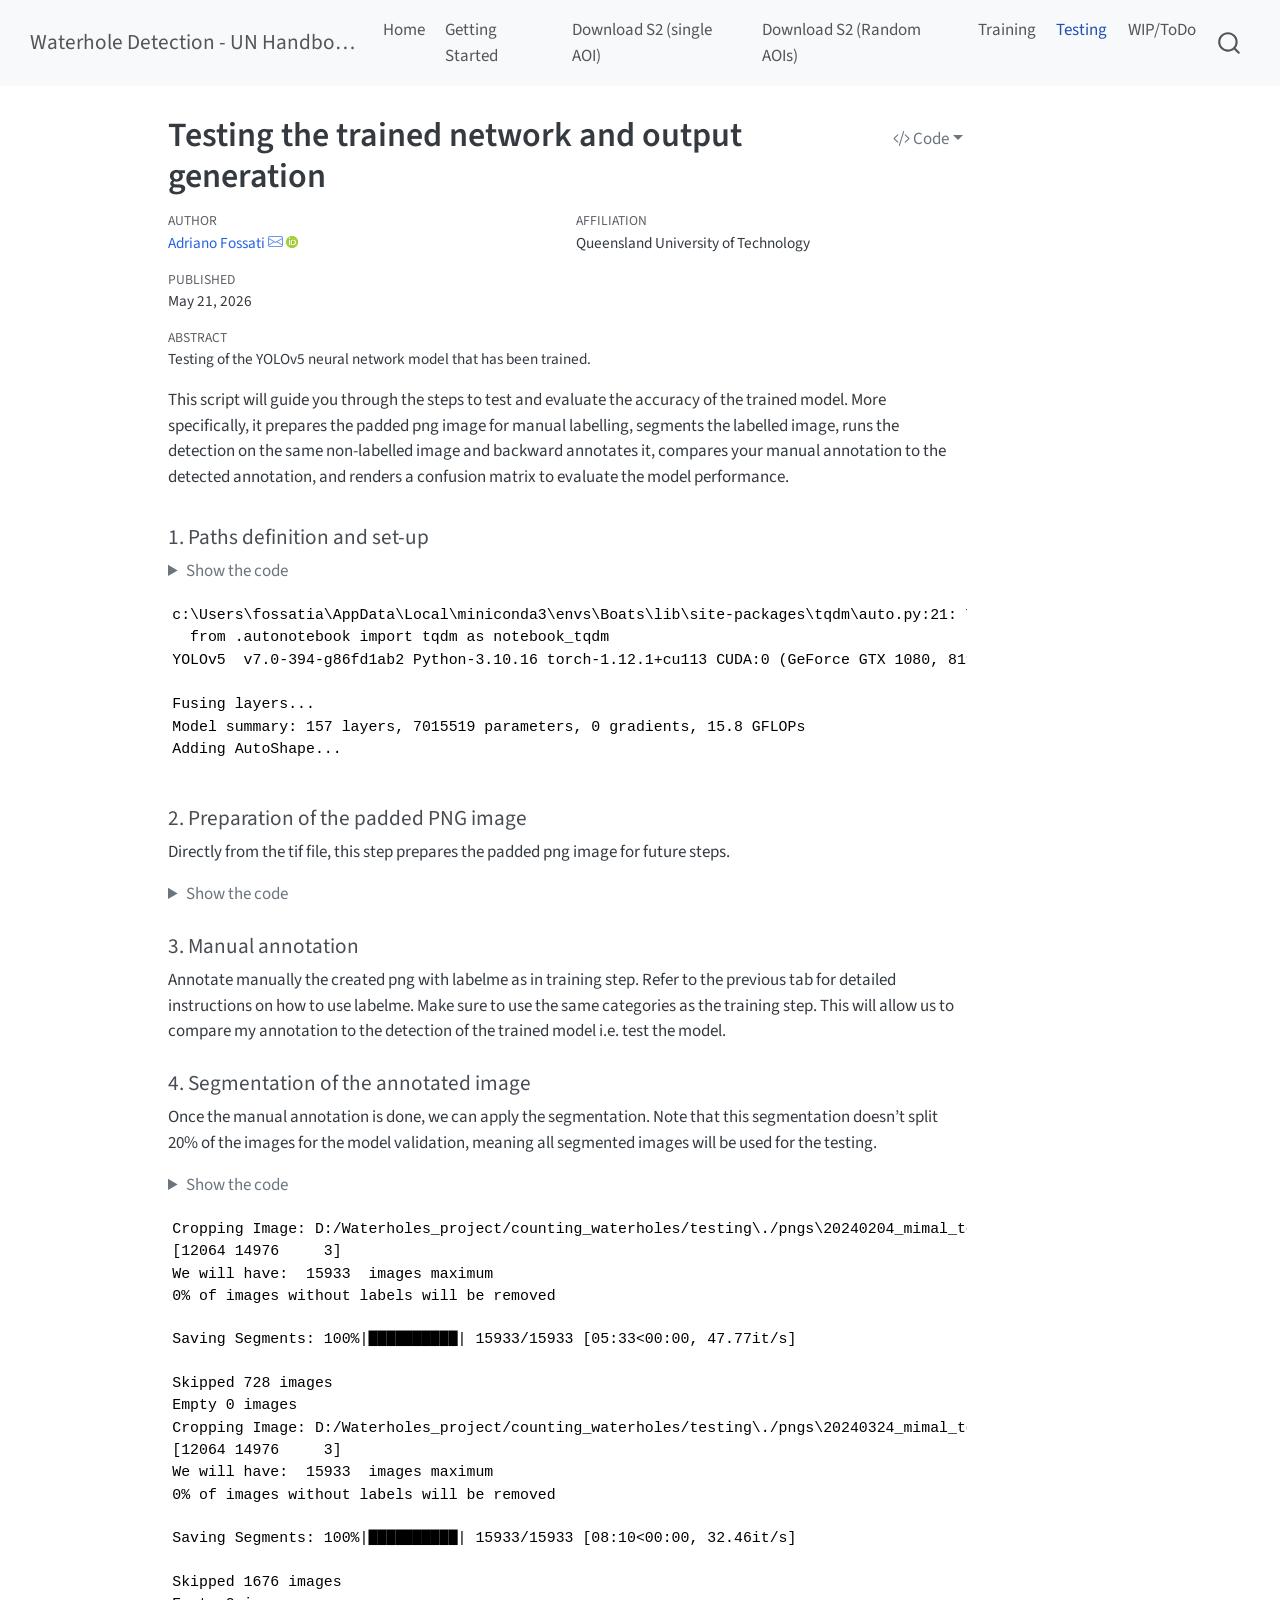
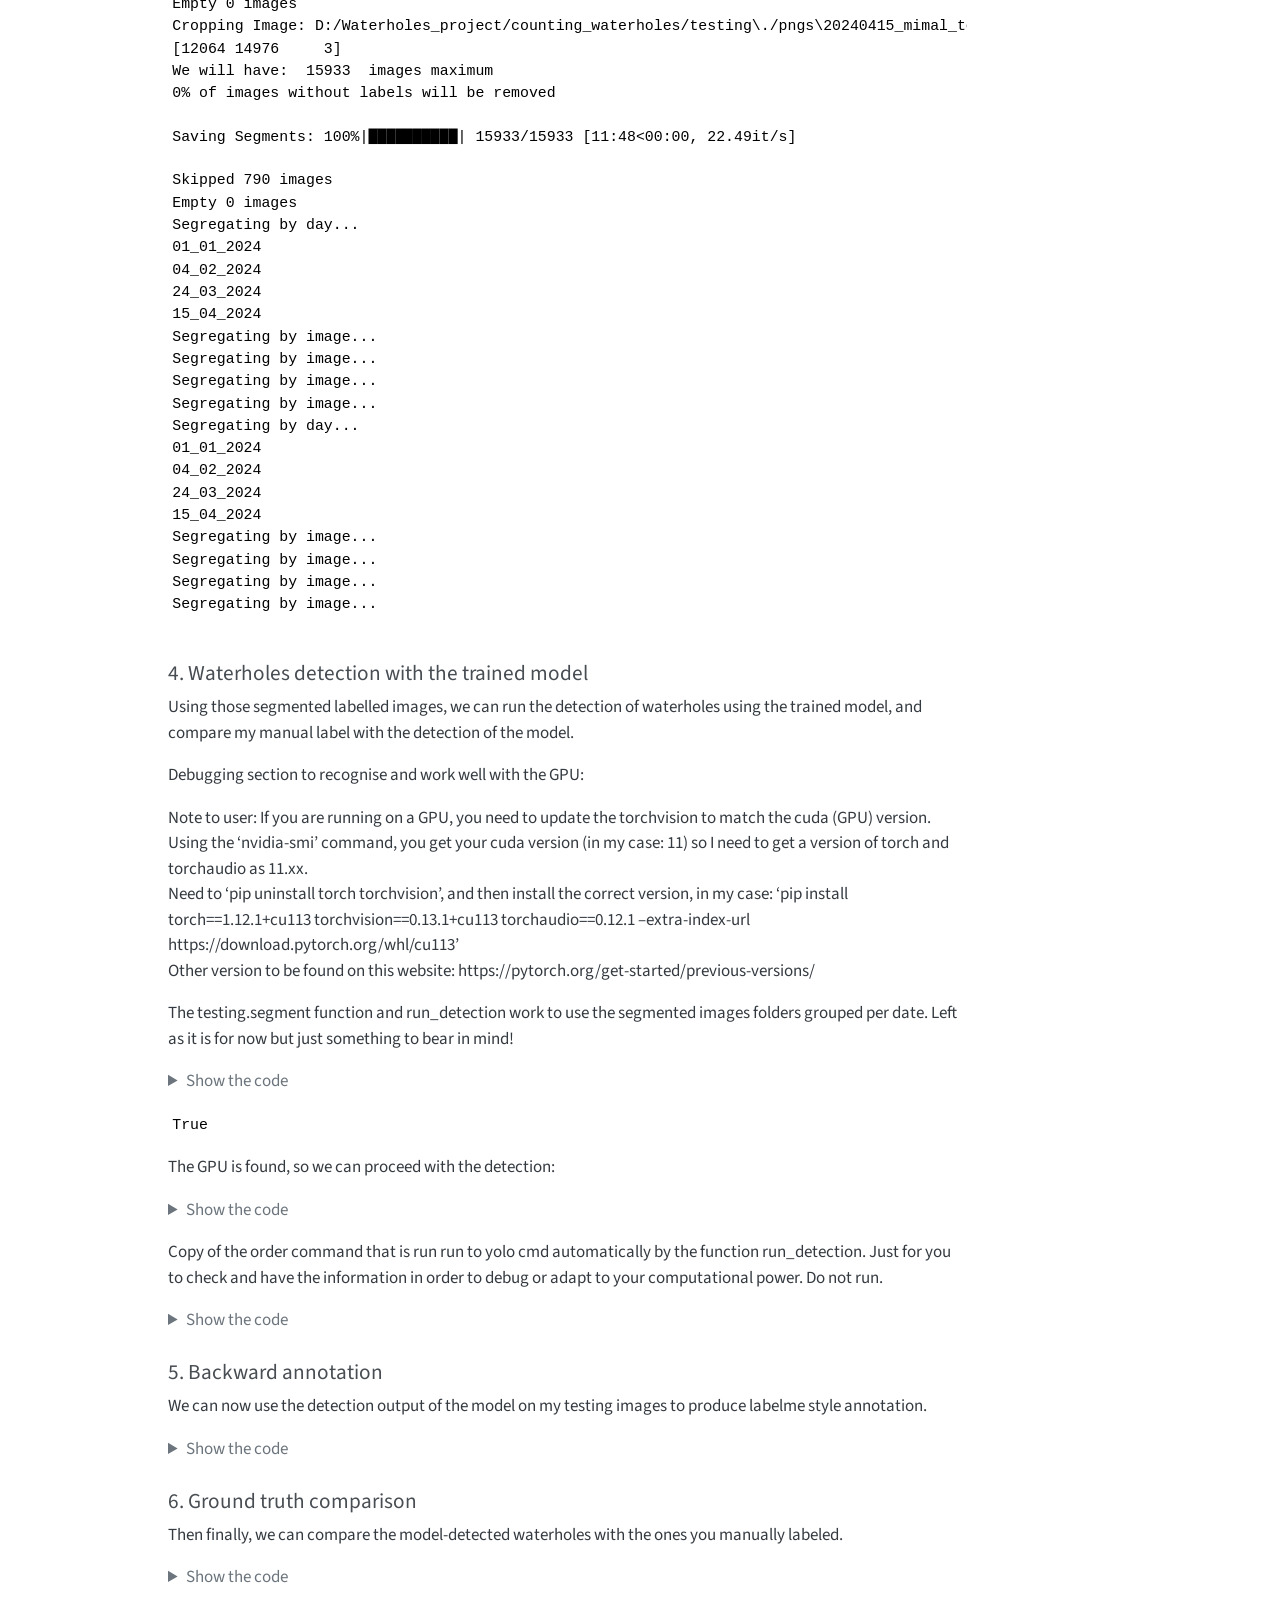
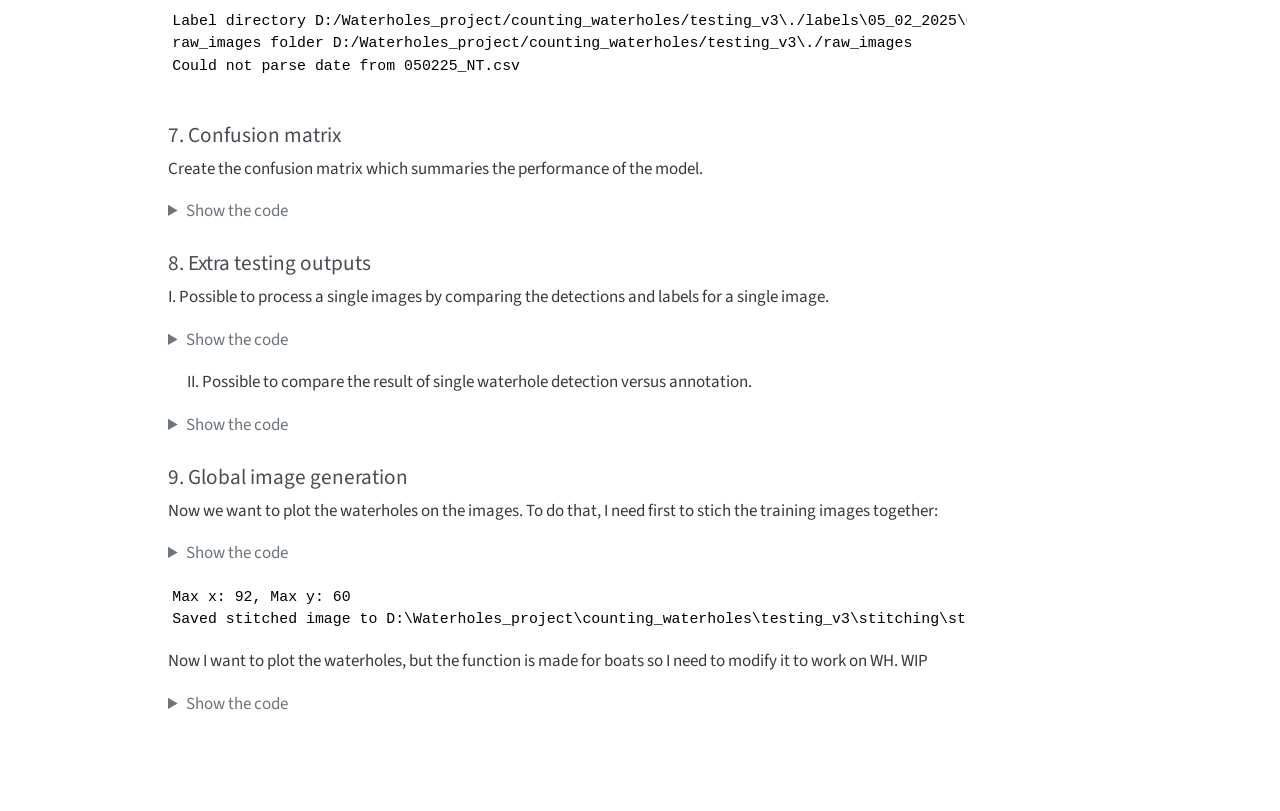
<file: docs/post_training_UN.html>
<!DOCTYPE html>
<html xmlns="http://www.w3.org/1999/xhtml" lang="en" xml:lang="en"><head>

<meta charset="utf-8">
<meta name="generator" content="quarto-1.9.37">

<meta name="viewport" content="width=device-width, initial-scale=1.0, user-scalable=yes">

<meta name="author" content="Adriano Fossati">
<meta name="dcterms.date" content="2026-05-21">

<title>Testing the trained network and output generation – Waterhole Detection - UN Handbook</title>
<style>
/* Default styles provided by pandoc.
** See https://pandoc.org/MANUAL.html#variables-for-html for config info.
*/
code{white-space: pre-wrap;}
span.smallcaps{font-variant: small-caps;}
div.columns{display: flex; gap: min(4vw, 1.5em);}
div.column{flex: auto; overflow-x: auto;}
div.hanging-indent{margin-left: 1.5em; text-indent: -1.5em;}
ul.task-list{list-style: none;}
ul.task-list li input[type="checkbox"] {
  width: 0.8em;
  margin: 0 0.8em 0.2em -1em; /* quarto-specific, see https://github.com/quarto-dev/quarto-cli/issues/4556 */ 
  vertical-align: middle;
}
/* CSS for syntax highlighting */
html { -webkit-text-size-adjust: 100%; }
pre > code.sourceCode { white-space: pre; position: relative; }
pre > code.sourceCode > span { display: inline-block; line-height: 1.25; }
pre > code.sourceCode > span:empty { height: 1.2em; }
.sourceCode { overflow: visible; }
code.sourceCode > span { color: inherit; text-decoration: inherit; }
div.sourceCode { margin: 1em 0; }
pre.sourceCode { margin: 0; }
@media screen {
div.sourceCode { overflow: auto; }
}
@media print {
pre > code.sourceCode { white-space: pre-wrap; }
pre > code.sourceCode > span { text-indent: -5em; padding-left: 5em; }
}
pre.numberSource code
  { counter-reset: source-line 0; }
pre.numberSource code > span
  { position: relative; left: -4em; counter-increment: source-line; }
pre.numberSource code > span > a:first-child::before
  { content: counter(source-line);
    position: relative; left: -1em; text-align: right; vertical-align: baseline;
    border: none; display: inline-block;
    -webkit-touch-callout: none; -webkit-user-select: none;
    -khtml-user-select: none; -moz-user-select: none;
    -ms-user-select: none; user-select: none;
    padding: 0 4px; width: 4em;
  }
pre.numberSource { margin-left: 3em;  padding-left: 4px; }
div.sourceCode
  {   }
@media screen {
pre > code.sourceCode > span > a:first-child::before { text-decoration: underline; }
}
</style>


<script src="site_libs/quarto-nav/quarto-nav.js"></script>
<script src="site_libs/quarto-nav/headroom.min.js"></script>
<script src="site_libs/clipboard/clipboard.min.js"></script>
<script src="site_libs/quarto-search/autocomplete.umd.js"></script>
<script src="site_libs/quarto-search/fuse.min.js"></script>
<script src="site_libs/quarto-search/quarto-search.js"></script>
<meta name="quarto:offset" content="./">
<link href="./icon.png" rel="icon" type="image/png">
<script src="site_libs/quarto-html/quarto.js" type="module"></script>
<script src="site_libs/quarto-html/tabsets/tabsets.js" type="module"></script>
<script src="site_libs/quarto-html/popper.min.js"></script>
<script src="site_libs/quarto-html/tippy.umd.min.js"></script>
<script src="site_libs/quarto-html/anchor.min.js"></script>
<link href="site_libs/quarto-html/tippy.css" rel="stylesheet">
<link href="site_libs/quarto-html/quarto-syntax-highlighting-7f8f88aac4f3542376d5c11b86a4c14d.css" rel="stylesheet" id="quarto-text-highlighting-styles">
<script src="site_libs/bootstrap/bootstrap.min.js"></script>
<link href="site_libs/bootstrap/bootstrap-icons.css" rel="stylesheet">
<link href="site_libs/bootstrap/bootstrap-158031087360bce0ff56dc785ce39e06.min.css" rel="stylesheet" append-hash="true" id="quarto-bootstrap" data-mode="light">
<script id="quarto-search-options" type="application/json">{
  "location": "navbar",
  "copy-button": false,
  "collapse-after": 3,
  "panel-placement": "end",
  "type": "overlay",
  "limit": 50,
  "keyboard-shortcut": [
    "f",
    "/",
    "s"
  ],
  "show-item-context": false,
  "language": {
    "search-no-results-text": "No results",
    "search-matching-documents-text": "matching documents",
    "search-copy-link-title": "Copy link to search",
    "search-hide-matches-text": "Hide additional matches",
    "search-more-match-text": "more match in this document",
    "search-more-matches-text": "more matches in this document",
    "search-clear-button-title": "Clear",
    "search-text-placeholder": "",
    "search-detached-cancel-button-title": "Cancel",
    "search-submit-button-title": "Submit",
    "search-label": "Search"
  }
}</script>


<link rel="stylesheet" href="styles.css">
</head>

<body class="nav-fixed quarto-light">

<div id="quarto-search-results"></div>
  <header id="quarto-header" class="headroom fixed-top">
    <nav class="navbar navbar-expand-lg " data-bs-theme="dark">
      <div class="navbar-container container-fluid">
      <div class="navbar-brand-container mx-auto">
    <a class="navbar-brand" href="./index.html">
    <span class="navbar-title">Waterhole Detection - UN Handbook</span>
    </a>
  </div>
            <div id="quarto-search" class="" title="Search"></div>
          <button class="navbar-toggler" type="button" data-bs-toggle="collapse" data-bs-target="#navbarCollapse" aria-controls="navbarCollapse" role="menu" aria-expanded="false" aria-label="Toggle navigation" onclick="if (window.quartoToggleHeadroom) { window.quartoToggleHeadroom(); }">
  <span class="navbar-toggler-icon"></span>
</button>
          <div class="collapse navbar-collapse" id="navbarCollapse">
            <ul class="navbar-nav navbar-nav-scroll me-auto">
  <li class="nav-item">
    <a class="nav-link" href="./index.html"> 
<span class="menu-text">Home</span></a>
  </li>  
  <li class="nav-item">
    <a class="nav-link" href="./about.html"> 
<span class="menu-text">Getting Started</span></a>
  </li>  
  <li class="nav-item">
    <a class="nav-link" href="./S2_download_GEE.html"> 
<span class="menu-text">Download S2 (single AOI)</span></a>
  </li>  
  <li class="nav-item">
    <a class="nav-link" href="./S2_download_GEE_random_sampling.html"> 
<span class="menu-text">Download S2 (Random AOIs)</span></a>
  </li>  
  <li class="nav-item">
    <a class="nav-link" href="./From_tif_to_trainable_S2_UN.html"> 
<span class="menu-text">Training</span></a>
  </li>  
  <li class="nav-item">
    <a class="nav-link active" href="./post_training_UN.html" aria-current="page"> 
<span class="menu-text">Testing</span></a>
  </li>  
  <li class="nav-item">
    <a class="nav-link" href="./WIP_toDo_for_Scott&amp;Adri.html"> 
<span class="menu-text">WIP/ToDo</span></a>
  </li>  
</ul>
          </div> <!-- /navcollapse -->
            <div class="quarto-navbar-tools">
</div>
      </div> <!-- /container-fluid -->
    </nav>
</header>
<!-- content -->
<div id="quarto-content" class="quarto-container page-columns page-rows-contents page-layout-article page-navbar">
<!-- sidebar -->
<!-- margin-sidebar -->
    <div id="quarto-margin-sidebar" class="sidebar margin-sidebar zindex-bottom">
        
    </div>
<!-- main -->
<main class="content" id="quarto-document-content">

<header id="title-block-header" class="quarto-title-block default">
<div class="quarto-title">
<div class="quarto-title-block"><div><h1 class="title">Testing the trained network and output generation</h1><button type="button" class="btn code-tools-button dropdown-toggle" id="quarto-code-tools-menu" data-bs-toggle="dropdown" aria-expanded="false"><i class="bi"></i> Code</button><ul class="dropdown-menu dropdown-menu-end" aria-labelelledby="quarto-code-tools-menu"><li><a id="quarto-show-all-code" class="dropdown-item" href="javascript:void(0)" role="button">Show All Code</a></li><li><a id="quarto-hide-all-code" class="dropdown-item" href="javascript:void(0)" role="button">Hide All Code</a></li></ul></div></div>
</div>


<div class="quarto-title-meta-author">
  <div class="quarto-title-meta-heading">Author</div>
  <div class="quarto-title-meta-heading">Affiliation</div>
  
    <div class="quarto-title-meta-contents">
    <p class="author"><a href="https://github.com/AdrianoGuidoF">Adriano Fossati</a> <a href="mailto:afossati.academia@gmail.com" class="quarto-title-author-email"><i class="bi bi-envelope"></i></a> <a href="https://orcid.org/0009-0008-9751-4599" class="quarto-title-author-orcid"> <img src="[data-uri]"></a></p>
  </div>
  <div class="quarto-title-meta-contents">
        <p class="affiliation">
            Queensland University of Technology
          </p>
      </div>
  </div>

<div class="quarto-title-meta">

      
    <div>
    <div class="quarto-title-meta-heading">Published</div>
    <div class="quarto-title-meta-contents">
      <p class="date">May 21, 2026</p>
    </div>
  </div>
  
    
  </div>
  
<div>
  <div class="abstract">
    <div class="block-title">Abstract</div>
    <p>Testing of the YOLOv5 neural network model that has been trained.</p>
  </div>
</div>


</header>


<p>This script will guide you through the steps to test and evaluate the accuracy of the trained model. More specifically, it prepares the padded png image for manual labelling, segments the labelled image, runs the detection on the same non-labelled image and backward annotates it, compares your manual annotation to the detected annotation, and renders a confusion matrix to evaluate the model performance.</p>
<section id="paths-definition-and-set-up" class="level4">
<h4 class="anchored" data-anchor-id="paths-definition-and-set-up">1. Paths definition and set-up</h4>
<div id="cell-3" class="cell">
<details class="code-fold">
<summary>Show the code</summary>
<div class="code-copy-outer-scaffold"><div class="sourceCode cell-code" id="cb1"><pre class="sourceCode python code-with-copy"><code class="sourceCode python"><span id="cb1-1"><a href="#cb1-1" aria-hidden="true" tabindex="-1"></a></span>
<span id="cb1-2"><a href="#cb1-2" aria-hidden="true" tabindex="-1"></a><span class="im">import</span> os</span>
<span id="cb1-3"><a href="#cb1-3" aria-hidden="true" tabindex="-1"></a><span class="im">import</span> shutil</span>
<span id="cb1-4"><a href="#cb1-4" aria-hidden="true" tabindex="-1"></a><span class="im">import</span> yaml </span>
<span id="cb1-5"><a href="#cb1-5" aria-hidden="true" tabindex="-1"></a><span class="im">import</span> argparse</span>
<span id="cb1-6"><a href="#cb1-6" aria-hidden="true" tabindex="-1"></a><span class="im">import</span> os.path <span class="im">as</span> path</span>
<span id="cb1-7"><a href="#cb1-7" aria-hidden="true" tabindex="-1"></a><span class="im">import</span> scipy.cluster</span>
<span id="cb1-8"><a href="#cb1-8" aria-hidden="true" tabindex="-1"></a><span class="im">import</span> scipy.spatial</span>
<span id="cb1-9"><a href="#cb1-9" aria-hidden="true" tabindex="-1"></a><span class="im">import</span> json</span>
<span id="cb1-10"><a href="#cb1-10" aria-hidden="true" tabindex="-1"></a><span class="im">import</span> sys</span>
<span id="cb1-11"><a href="#cb1-11" aria-hidden="true" tabindex="-1"></a><span class="im">import</span> subprocess</span>
<span id="cb1-12"><a href="#cb1-12" aria-hidden="true" tabindex="-1"></a></span>
<span id="cb1-13"><a href="#cb1-13" aria-hidden="true" tabindex="-1"></a><span class="im">import</span> numpy <span class="im">as</span> np</span>
<span id="cb1-14"><a href="#cb1-14" aria-hidden="true" tabindex="-1"></a><span class="im">import</span> pandas <span class="im">as</span> pd</span>
<span id="cb1-15"><a href="#cb1-15" aria-hidden="true" tabindex="-1"></a><span class="im">import</span> scipy</span>
<span id="cb1-16"><a href="#cb1-16" aria-hidden="true" tabindex="-1"></a><span class="im">import</span> random</span>
<span id="cb1-17"><a href="#cb1-17" aria-hidden="true" tabindex="-1"></a><span class="im">from</span> PIL <span class="im">import</span> Image, ImageDraw</span>
<span id="cb1-18"><a href="#cb1-18" aria-hidden="true" tabindex="-1"></a><span class="im">import</span> matplotlib.pyplot <span class="im">as</span> plt</span>
<span id="cb1-19"><a href="#cb1-19" aria-hidden="true" tabindex="-1"></a><span class="im">from</span> sklearn.metrics <span class="im">import</span> ConfusionMatrixDisplay</span>
<span id="cb1-20"><a href="#cb1-20" aria-hidden="true" tabindex="-1"></a></span>
<span id="cb1-21"><a href="#cb1-21" aria-hidden="true" tabindex="-1"></a><span class="im">from</span> tqdm <span class="im">import</span> tqdm</span>
<span id="cb1-22"><a href="#cb1-22" aria-hidden="true" tabindex="-1"></a><span class="im">import</span> torch</span>
<span id="cb1-23"><a href="#cb1-23" aria-hidden="true" tabindex="-1"></a><span class="im">import</span> stat</span>
<span id="cb1-24"><a href="#cb1-24" aria-hidden="true" tabindex="-1"></a><span class="im">import</span> shutil</span>
<span id="cb1-25"><a href="#cb1-25" aria-hidden="true" tabindex="-1"></a><span class="im">from</span> datetime <span class="im">import</span> datetime</span>
<span id="cb1-26"><a href="#cb1-26" aria-hidden="true" tabindex="-1"></a></span>
<span id="cb1-27"><a href="#cb1-27" aria-hidden="true" tabindex="-1"></a><span class="im">from</span> counting_wh.wh_utils.config <span class="im">import</span> cfg</span>
<span id="cb1-28"><a href="#cb1-28" aria-hidden="true" tabindex="-1"></a><span class="im">from</span> counting_wh.wh_utils <span class="im">import</span> image_cutting_support <span class="im">as</span> ics</span>
<span id="cb1-29"><a href="#cb1-29" aria-hidden="true" tabindex="-1"></a><span class="im">from</span> counting_wh.wh_utils <span class="im">import</span> heatmap <span class="im">as</span> hm</span>
<span id="cb1-30"><a href="#cb1-30" aria-hidden="true" tabindex="-1"></a></span>
<span id="cb1-31"><a href="#cb1-31" aria-hidden="true" tabindex="-1"></a><span class="im">import</span> counting_wh.wh_utils.classifier</span>
<span id="cb1-32"><a href="#cb1-32" aria-hidden="true" tabindex="-1"></a></span>
<span id="cb1-33"><a href="#cb1-33" aria-hidden="true" tabindex="-1"></a><span class="co"># Add the project root to sys.path (adjust as needed)</span></span>
<span id="cb1-34"><a href="#cb1-34" aria-hidden="true" tabindex="-1"></a>sys.path.append(os.path.abspath(<span class="st">"Waterholes_project/WaterholeDetection_UN-Handbook"</span>))</span></code></pre></div><button title="Copy to Clipboard" class="code-copy-button"><i class="bi"></i></button></div>
</details>
<div class="cell-output cell-output-stderr">
<pre><code>c:\Users\fossatia\AppData\Local\miniconda3\envs\Boats\lib\site-packages\tqdm\auto.py:21: TqdmWarning: IProgress not found. Please update jupyter and ipywidgets. See https://ipywidgets.readthedocs.io/en/stable/user_install.html
  from .autonotebook import tqdm as notebook_tqdm
YOLOv5  v7.0-394-g86fd1ab2 Python-3.10.16 torch-1.12.1+cu113 CUDA:0 (GeForce GTX 1080, 8192MiB)

Fusing layers... 
Model summary: 157 layers, 7015519 parameters, 0 gradients, 15.8 GFLOPs
Adding AutoShape... </code></pre>
</div>
</div>
</section>
<section id="preparation-of-the-padded-png-image" class="level4">
<h4 class="anchored" data-anchor-id="preparation-of-the-padded-png-image">2. Preparation of the padded PNG image</h4>
<p>Directly from the tif file, this step prepares the padded png image for future steps.</p>
<div id="cell-5" class="cell">
<details class="code-fold">
<summary>Show the code</summary>
<div class="code-copy-outer-scaffold"><div class="sourceCode cell-code" id="cb3"><pre class="sourceCode python code-with-copy"><code class="sourceCode python"><span id="cb3-1"><a href="#cb3-1" aria-hidden="true" tabindex="-1"></a><span class="im">import</span> counting_wh.wh_utils.testing</span>
<span id="cb3-2"><a href="#cb3-2" aria-hidden="true" tabindex="-1"></a></span>
<span id="cb3-3"><a href="#cb3-3" aria-hidden="true" tabindex="-1"></a>counting_wh.wh_utils.testing.prepare(<span class="st">"Waterholes_project/WaterholeDetection_UN-Handbook/testing"</span>, <span class="st">"config_test_Drive_UN.yaml"</span>)</span></code></pre></div><button title="Copy to Clipboard" class="code-copy-button"><i class="bi"></i></button></div>
</details>
</div>
</section>
<section id="manual-annotation" class="level4">
<h4 class="anchored" data-anchor-id="manual-annotation">3. Manual annotation</h4>
<p>Annotate manually the created png with labelme as in training step. Refer to the previous tab for detailed instructions on how to use labelme. Make sure to use the same categories as the training step. This will allow us to compare my annotation to the detection of the trained model i.e.&nbsp;test the model.</p>
</section>
<section id="segmentation-of-the-annotated-image" class="level4">
<h4 class="anchored" data-anchor-id="segmentation-of-the-annotated-image">4. Segmentation of the annotated image</h4>
<p>Once the manual annotation is done, we can apply the segmentation. Note that this segmentation doesn’t split 20% of the images for the model validation, meaning all segmented images will be used for the testing.</p>
<div id="cell-8" class="cell">
<details class="code-fold">
<summary>Show the code</summary>
<div class="code-copy-outer-scaffold"><div class="sourceCode cell-code" id="cb4"><pre class="sourceCode python code-with-copy"><code class="sourceCode python"><span id="cb4-1"><a href="#cb4-1" aria-hidden="true" tabindex="-1"></a><span class="co">#run segmentation without spliting 80% of the images for validation!</span></span>
<span id="cb4-2"><a href="#cb4-2" aria-hidden="true" tabindex="-1"></a><span class="im">import</span> counting_wh.wh_utils.testing</span>
<span id="cb4-3"><a href="#cb4-3" aria-hidden="true" tabindex="-1"></a></span>
<span id="cb4-4"><a href="#cb4-4" aria-hidden="true" tabindex="-1"></a>counting_wh.wh_utils.testing.segment(<span class="vs">r"Waterholes_project/WaterholeDetection_UN-Handbook/testing"</span>, <span class="st">"config_test_Drive_UN.yaml"</span>)</span></code></pre></div><button title="Copy to Clipboard" class="code-copy-button"><i class="bi"></i></button></div>
</details>
<div class="cell-output cell-output-stdout">
<pre><code>Cropping Image: D:/Waterholes_project/counting_waterholes/testing\./pngs\20240204_mimal_test.png
[12064 14976     3]
We will have:  15933  images maximum
0% of images without labels will be removed</code></pre>
</div>
<div class="cell-output cell-output-stderr">
<pre><code>Saving Segments: 100%|██████████| 15933/15933 [05:33&lt;00:00, 47.77it/s] </code></pre>
</div>
<div class="cell-output cell-output-stdout">
<pre><code>Skipped 728 images
Empty 0 images
Cropping Image: D:/Waterholes_project/counting_waterholes/testing\./pngs\20240324_mimal_test.png
[12064 14976     3]
We will have:  15933  images maximum
0% of images without labels will be removed</code></pre>
</div>
<div class="cell-output cell-output-stderr">
<pre><code>Saving Segments: 100%|██████████| 15933/15933 [08:10&lt;00:00, 32.46it/s] </code></pre>
</div>
<div class="cell-output cell-output-stdout">
<pre><code>Skipped 1676 images
Empty 0 images
Cropping Image: D:/Waterholes_project/counting_waterholes/testing\./pngs\20240415_mimal_test.png
[12064 14976     3]
We will have:  15933  images maximum
0% of images without labels will be removed</code></pre>
</div>
<div class="cell-output cell-output-stderr">
<pre><code>Saving Segments: 100%|██████████| 15933/15933 [11:48&lt;00:00, 22.49it/s] </code></pre>
</div>
<div class="cell-output cell-output-stdout">
<pre><code>Skipped 790 images
Empty 0 images
Segregating by day...
01_01_2024
04_02_2024
24_03_2024
15_04_2024
Segregating by image...
Segregating by image...
Segregating by image...
Segregating by image...
Segregating by day...
01_01_2024
04_02_2024
24_03_2024
15_04_2024
Segregating by image...
Segregating by image...
Segregating by image...
Segregating by image...</code></pre>
</div>
</div>
</section>
<section id="waterholes-detection-with-the-trained-model" class="level4">
<h4 class="anchored" data-anchor-id="waterholes-detection-with-the-trained-model">4. Waterholes detection with the trained model</h4>
<p>Using those segmented labelled images, we can run the detection of waterholes using the trained model, and compare my manual label with the detection of the model.</p>
<p>Debugging section to recognise and work well with the GPU:</p>
<p>Note to user: If you are running on a GPU, you need to update the torchvision to match the cuda (GPU) version. Using the ‘nvidia-smi’ command, you get your cuda version (in my case: 11) so I need to get a version of torch and torchaudio as 11.xx.<br>
Need to ‘pip uninstall torch torchvision’, and then install the correct version, in my case: ‘pip install torch==1.12.1+cu113 torchvision==0.13.1+cu113 torchaudio==0.12.1 –extra-index-url https://download.pytorch.org/whl/cu113’<br>
Other version to be found on this website: https://pytorch.org/get-started/previous-versions/</p>
<p>The testing.segment function and run_detection work to use the segmented images folders grouped per date. Left as it is for now but just something to bear in mind!</p>
<div id="cell-13" class="cell">
<details class="code-fold">
<summary>Show the code</summary>
<div class="code-copy-outer-scaffold"><div class="sourceCode cell-code" id="cb12"><pre class="sourceCode python code-with-copy"><code class="sourceCode python"><span id="cb12-1"><a href="#cb12-1" aria-hidden="true" tabindex="-1"></a><span class="co">#check of the GPU found or not?</span></span>
<span id="cb12-2"><a href="#cb12-2" aria-hidden="true" tabindex="-1"></a>torch.cuda.is_available()</span></code></pre></div><button title="Copy to Clipboard" class="code-copy-button"><i class="bi"></i></button></div>
</details>
<div class="cell-output cell-output-display" data-execution_count="2">
<pre><code>True</code></pre>
</div>
</div>
<p>The GPU is found, so we can proceed with the detection:</p>
<div id="cell-15" class="cell">
<details class="code-fold">
<summary>Show the code</summary>
<div class="code-copy-outer-scaffold"><div class="sourceCode cell-code" id="cb14"><pre class="sourceCode python code-with-copy"><code class="sourceCode python"><span id="cb14-1"><a href="#cb14-1" aria-hidden="true" tabindex="-1"></a><span class="co">#run detection on my testing image set:</span></span>
<span id="cb14-2"><a href="#cb14-2" aria-hidden="true" tabindex="-1"></a><span class="im">import</span> counting_wh.wh_utils.testing</span>
<span id="cb14-3"><a href="#cb14-3" aria-hidden="true" tabindex="-1"></a></span>
<span id="cb14-4"><a href="#cb14-4" aria-hidden="true" tabindex="-1"></a>counting_wh.wh_utils.testing.run_detection(<span class="vs">r"C:/Users/adria/OneDrive - AdrianoFossati/Documents/MASTER Australia/RA/Waterholes_project/WaterholeDetection_UN-Handbook/testing"</span>, <span class="st">"config_test_Drive_UN.yaml"</span>)</span></code></pre></div><button title="Copy to Clipboard" class="code-copy-button"><i class="bi"></i></button></div>
</details>
</div>
<p>Copy of the order command that is run run to yolo cmd automatically by the function run_detection. Just for you to check and have the information in order to debug or adapt to your computational power. Do not run.</p>
<div id="cell-17" class="cell">
<details class="code-fold">
<summary>Show the code</summary>
<div class="code-copy-outer-scaffold"><div class="sourceCode cell-code" id="cb15"><pre class="sourceCode python code-with-copy"><code class="sourceCode python"><span id="cb15-1"><a href="#cb15-1" aria-hidden="true" tabindex="-1"></a>python C:<span class="op">/</span>Users<span class="op">/</span>adria<span class="op">/</span>OneDrive <span class="op">-</span> AdrianoFossati<span class="op">/</span>Documents<span class="op">/</span>MASTER Australia<span class="op">/</span>RA<span class="op">/</span>Waterholes_project<span class="op">/</span>yolov5<span class="op">/</span>detect.py <span class="op">--</span>imgsz <span class="dv">416</span> <span class="op">--</span>save<span class="op">-</span>txt <span class="op">--</span>save<span class="op">-</span>conf <span class="op">--</span>weights C:<span class="op">/</span>Users<span class="op">/</span>adria<span class="op">/</span>OneDrive <span class="op">-</span> AdrianoFossati<span class="op">/</span>Documents<span class="op">/</span>MASTER Australia<span class="op">/</span>RA<span class="op">/</span>Waterholes_project<span class="op">/</span>yolov5<span class="op">/</span>runs<span class="op">/</span>train<span class="op">/</span>exp3<span class="op">/</span>weights<span class="op">/</span>best.pt <span class="op">--</span>source D:\\Waterholes_project\\WaterholeDetection_UN<span class="op">-</span>Handbook\\testing\\segmented_images\\<span class="dv">0</span><span class="er">4_02_2024</span>\\<span class="dv">20240204</span><span class="er">_mimal_test</span> <span class="op">--</span>device cuda:<span class="dv">0</span> <span class="op">--</span>nosave <span class="op">--</span>conf<span class="op">-</span>thres <span class="fl">0.15</span></span></code></pre></div><button title="Copy to Clipboard" class="code-copy-button"><i class="bi"></i></button></div>
</details>
</div>
</section>
<section id="backward-annotation" class="level4">
<h4 class="anchored" data-anchor-id="backward-annotation">5. Backward annotation</h4>
<p>We can now use the detection output of the model on my testing images to produce labelme style annotation.</p>
<div id="cell-19" class="cell">
<details class="code-fold">
<summary>Show the code</summary>
<div class="code-copy-outer-scaffold"><div class="sourceCode cell-code" id="cb16"><pre class="sourceCode python code-with-copy"><code class="sourceCode python"><span id="cb16-1"><a href="#cb16-1" aria-hidden="true" tabindex="-1"></a><span class="im">import</span> counting_wh.wh_utils.testing</span>
<span id="cb16-2"><a href="#cb16-2" aria-hidden="true" tabindex="-1"></a></span>
<span id="cb16-3"><a href="#cb16-3" aria-hidden="true" tabindex="-1"></a>counting_wh.wh_utils.testing.backwards_annotation_AF(<span class="vs">r"C:/Users/adria/OneDrive - AdrianoFossati/Documents/MASTER Australia/RA/Waterholes_project/WaterholeDetection_UN-Handbook/testing"</span>, <span class="st">"config_test_Drive_UN.yaml"</span>)</span></code></pre></div><button title="Copy to Clipboard" class="code-copy-button"><i class="bi"></i></button></div>
</details>
</div>
</section>
<section id="ground-truth-comparison" class="level4">
<h4 class="anchored" data-anchor-id="ground-truth-comparison">6. Ground truth comparison</h4>
<p>Then finally, we can compare the model-detected waterholes with the ones you manually labeled.</p>
<div id="cell-21" class="cell">
<details class="code-fold">
<summary>Show the code</summary>
<div class="code-copy-outer-scaffold"><div class="sourceCode cell-code" id="cb17"><pre class="sourceCode python code-with-copy"><code class="sourceCode python"><span id="cb17-1"><a href="#cb17-1" aria-hidden="true" tabindex="-1"></a><span class="im">import</span> counting_wh.wh_utils.testing</span>
<span id="cb17-2"><a href="#cb17-2" aria-hidden="true" tabindex="-1"></a></span>
<span id="cb17-3"><a href="#cb17-3" aria-hidden="true" tabindex="-1"></a>counting_wh.wh_utils.testing.compare_detections_to_ground_truth(<span class="vs">r"C:/Users/adria/OneDrive - AdrianoFossati/Documents/MASTER Australia/RA/Waterholes_project/WaterholeDetection_UN-Handbook/testing"</span>, <span class="st">"config_test_Drive_UN.yaml"</span>)</span></code></pre></div><button title="Copy to Clipboard" class="code-copy-button"><i class="bi"></i></button></div>
</details>
<div class="cell-output cell-output-stdout">
<pre><code>Label directory D:/Waterholes_project/counting_waterholes/testing_v3\./labels\05_02_2025\050225_NT does not exist, skipping image...
raw_images folder D:/Waterholes_project/counting_waterholes/testing_v3\./raw_images
Could not parse date from 050225_NT.csv</code></pre>
</div>
</div>
</section>
<section id="confusion-matrix" class="level4">
<h4 class="anchored" data-anchor-id="confusion-matrix">7. Confusion matrix</h4>
<p>Create the confusion matrix which summaries the performance of the model.</p>
<div id="cell-23" class="cell">
<details class="code-fold">
<summary>Show the code</summary>
<div class="code-copy-outer-scaffold"><div class="sourceCode cell-code" id="cb19"><pre class="sourceCode python code-with-copy"><code class="sourceCode python"><span id="cb19-1"><a href="#cb19-1" aria-hidden="true" tabindex="-1"></a><span class="im">import</span> counting_wh.wh_utils.testing</span>
<span id="cb19-2"><a href="#cb19-2" aria-hidden="true" tabindex="-1"></a></span>
<span id="cb19-3"><a href="#cb19-3" aria-hidden="true" tabindex="-1"></a>counting_wh.wh_utils.testing.confusion_matrix_AF(<span class="vs">r"C:/Users/adria/OneDrive - AdrianoFossati/Documents/MASTER Australia/RA/Waterholes_project/WaterholeDetection_UN-Handbook/testing"</span>, <span class="st">"config_test_Drive_UN.yaml"</span>)</span></code></pre></div><button title="Copy to Clipboard" class="code-copy-button"><i class="bi"></i></button></div>
</details>
</div>
</section>
<section id="extra-testing-outputs" class="level4">
<h4 class="anchored" data-anchor-id="extra-testing-outputs">8. Extra testing outputs</h4>
<p>I. Possible to process a single images by comparing the detections and labels for a single image.</p>
<div id="cell-25" class="cell">
<details class="code-fold">
<summary>Show the code</summary>
<div class="code-copy-outer-scaffold"><div class="sourceCode cell-code" id="cb20"><pre class="sourceCode python code-with-copy"><code class="sourceCode python"><span id="cb20-1"><a href="#cb20-1" aria-hidden="true" tabindex="-1"></a><span class="im">import</span> counting_wh.wh_utils.testing</span>
<span id="cb20-2"><a href="#cb20-2" aria-hidden="true" tabindex="-1"></a></span>
<span id="cb20-3"><a href="#cb20-3" aria-hidden="true" tabindex="-1"></a>counting_wh.wh_utils.testing.process_image_AF(<span class="vs">r"C:/Users/adria/OneDrive - AdrianoFossati/Documents/MASTER Australia/RA/Waterholes_project/WaterholeDetection_UN-Handbook/testing_v3</span><span class="er">\</span><span class="vs">classifications"</span>, <span class="vs">r"C:/Users/adria/OneDrive - AdrianoFossati/Documents/MASTER Australia/RA/Waterholes_project/WaterholeDetection_UN-Handbook/testing_v3/labels"</span>, <span class="st">"config_test_Drive_UN.yaml"</span>)</span></code></pre></div><button title="Copy to Clipboard" class="code-copy-button"><i class="bi"></i></button></div>
</details>
</div>
<ol start="2" type="I">
<li>Possible to compare the result of single waterhole detection versus annotation.</li>
</ol>
<div id="cell-27" class="cell">
<details class="code-fold">
<summary>Show the code</summary>
<div class="code-copy-outer-scaffold"><div class="sourceCode cell-code" id="cb21"><pre class="sourceCode python code-with-copy"><code class="sourceCode python"><span id="cb21-1"><a href="#cb21-1" aria-hidden="true" tabindex="-1"></a><span class="im">import</span> counting_wh.wh_utils.testing</span>
<span id="cb21-2"><a href="#cb21-2" aria-hidden="true" tabindex="-1"></a></span>
<span id="cb21-3"><a href="#cb21-3" aria-hidden="true" tabindex="-1"></a>counting_wh.wh_utils.testing.waterholes_count_compare(<span class="vs">r"C:/Users/adria/OneDrive - AdrianoFossati/Documents/MASTER Australia/RA/Waterholes_project/WaterholeDetection_UN-Handbook/testing_v3"</span>, <span class="st">"config_test_Drive_UN.yaml"</span>)</span></code></pre></div><button title="Copy to Clipboard" class="code-copy-button"><i class="bi"></i></button></div>
</details>
</div>
</section>
<section id="global-image-generation" class="level4">
<h4 class="anchored" data-anchor-id="global-image-generation">9. Global image generation</h4>
<p>Now we want to plot the waterholes on the images. To do that, I need first to stich the training images together:</p>
<div id="cell-29" class="cell">
<details class="code-fold">
<summary>Show the code</summary>
<div class="code-copy-outer-scaffold"><div class="sourceCode cell-code" id="cb22"><pre class="sourceCode python code-with-copy"><code class="sourceCode python"><span id="cb22-1"><a href="#cb22-1" aria-hidden="true" tabindex="-1"></a><span class="im">import</span> os</span>
<span id="cb22-2"><a href="#cb22-2" aria-hidden="true" tabindex="-1"></a><span class="im">import</span> datetime</span>
<span id="cb22-3"><a href="#cb22-3" aria-hidden="true" tabindex="-1"></a><span class="im">from</span> PIL <span class="im">import</span> Image</span>
<span id="cb22-4"><a href="#cb22-4" aria-hidden="true" tabindex="-1"></a><span class="im">import</span> counting_wh.wh_utils.stitch_PNGs</span>
<span id="cb22-5"><a href="#cb22-5" aria-hidden="true" tabindex="-1"></a></span>
<span id="cb22-6"><a href="#cb22-6" aria-hidden="true" tabindex="-1"></a>counting_wh.wh_utils.stitch_PNGs.stitch(<span class="vs">r"C:/Users/adria/OneDrive - AdrianoFossati/Documents/MASTER Australia/RA/Waterholes_project/WaterholeDetection_UN-Handbook</span><span class="ch">\t</span><span class="vs">esting_v3</span><span class="dv">\s</span><span class="vs">titching"</span>)</span></code></pre></div><button title="Copy to Clipboard" class="code-copy-button"><i class="bi"></i></button></div>
</details>
<div class="cell-output cell-output-stdout">
<pre><code>Max x: 92, Max y: 60
Saved stitched image to D:\Waterholes_project\counting_waterholes\testing_v3\stitching\stitched.png</code></pre>
</div>
</div>
<p>Now I want to plot the waterholes, but the function is made for boats so I need to modify it to work on WH. WIP</p>
<div id="cell-31" class="cell">
<details class="code-fold">
<summary>Show the code</summary>
<div class="code-copy-outer-scaffold"><div class="sourceCode cell-code" id="cb24"><pre class="sourceCode python code-with-copy"><code class="sourceCode python"><span id="cb24-1"><a href="#cb24-1" aria-hidden="true" tabindex="-1"></a><span class="co">#plot WH using that stitched image:</span></span>
<span id="cb24-2"><a href="#cb24-2" aria-hidden="true" tabindex="-1"></a><span class="im">import</span> counting_wh.wh_utils.testing</span>
<span id="cb24-3"><a href="#cb24-3" aria-hidden="true" tabindex="-1"></a></span>
<span id="cb24-4"><a href="#cb24-4" aria-hidden="true" tabindex="-1"></a>counting_wh.wh_utils.testing.plot_waterholes(<span class="vs">r"C:/Users/adria/OneDrive - AdrianoFossati/Documents/MASTER Australia/RA/Waterholes_project/WaterholeDetection_UN-Handbook/testing_v3"</span>, <span class="st">"config_test_Drive_UN.yaml"</span>)</span></code></pre></div><button title="Copy to Clipboard" class="code-copy-button"><i class="bi"></i></button></div>
</details>
</div>


</section>

</main> <!-- /main -->
<script id="quarto-html-after-body" type="application/javascript">
  window.document.addEventListener("DOMContentLoaded", function (event) {
    const icon = "";
    const anchorJS = new window.AnchorJS();
    anchorJS.options = {
      placement: 'right',
      icon: icon
    };
    anchorJS.add('.anchored');
    const isCodeAnnotation = (el) => {
      for (const clz of el.classList) {
        if (clz.startsWith('code-annotation-')) {                     
          return true;
        }
      }
      return false;
    }
    const onCopySuccess = function(e) {
      // button target
      const button = e.trigger;
      // don't keep focus
      button.blur();
      // flash "checked"
      button.classList.add('code-copy-button-checked');
      var currentTitle = button.getAttribute("title");
      button.setAttribute("title", "Copied!");
      let tooltip;
      if (window.bootstrap) {
        button.setAttribute("data-bs-toggle", "tooltip");
        button.setAttribute("data-bs-placement", "left");
        button.setAttribute("data-bs-title", "Copied!");
        tooltip = new bootstrap.Tooltip(button, 
          { trigger: "manual", 
            customClass: "code-copy-button-tooltip",
            offset: [0, -8]});
        tooltip.show();    
      }
      setTimeout(function() {
        if (tooltip) {
          tooltip.hide();
          button.removeAttribute("data-bs-title");
          button.removeAttribute("data-bs-toggle");
          button.removeAttribute("data-bs-placement");
        }
        button.setAttribute("title", currentTitle);
        button.classList.remove('code-copy-button-checked');
      }, 1000);
      // clear code selection
      e.clearSelection();
    }
    const getTextToCopy = function(trigger) {
      const outerScaffold = trigger.parentElement.cloneNode(true);
      const codeEl = outerScaffold.querySelector('code');
      for (const childEl of codeEl.children) {
        if (isCodeAnnotation(childEl)) {
          childEl.remove();
        }
      }
      return codeEl.innerText;
    }
    const clipboard = new window.ClipboardJS('.code-copy-button:not([data-in-quarto-modal])', {
      text: getTextToCopy
    });
    clipboard.on('success', onCopySuccess);
    if (window.document.getElementById('quarto-embedded-source-code-modal')) {
      const clipboardModal = new window.ClipboardJS('.code-copy-button[data-in-quarto-modal]', {
        text: getTextToCopy,
        container: window.document.getElementById('quarto-embedded-source-code-modal')
      });
      clipboardModal.on('success', onCopySuccess);
    }
    const viewSource = window.document.getElementById('quarto-view-source') ||
                       window.document.getElementById('quarto-code-tools-source');
    if (viewSource) {
      const sourceUrl = viewSource.getAttribute("data-quarto-source-url");
      viewSource.addEventListener("click", function(e) {
        if (sourceUrl) {
          // rstudio viewer pane
          if (/\bcapabilities=\b/.test(window.location)) {
            window.open(sourceUrl);
          } else {
            window.location.href = sourceUrl;
          }
        } else {
          const modal = new bootstrap.Modal(document.getElementById('quarto-embedded-source-code-modal'));
          modal.show();
        }
        return false;
      });
    }
    function toggleCodeHandler(show) {
      return function(e) {
        const detailsSrc = window.document.querySelectorAll(".cell > details > .sourceCode");
        for (let i=0; i<detailsSrc.length; i++) {
          const details = detailsSrc[i].parentElement;
          if (show) {
            details.open = true;
          } else {
            details.removeAttribute("open");
          }
        }
        const cellCodeDivs = window.document.querySelectorAll(".cell > .sourceCode");
        const fromCls = show ? "hidden" : "unhidden";
        const toCls = show ? "unhidden" : "hidden";
        for (let i=0; i<cellCodeDivs.length; i++) {
          const codeDiv = cellCodeDivs[i];
          if (codeDiv.classList.contains(fromCls)) {
            codeDiv.classList.remove(fromCls);
            codeDiv.classList.add(toCls);
          } 
        }
        return false;
      }
    }
    const hideAllCode = window.document.getElementById("quarto-hide-all-code");
    if (hideAllCode) {
      hideAllCode.addEventListener("click", toggleCodeHandler(false));
    }
    const showAllCode = window.document.getElementById("quarto-show-all-code");
    if (showAllCode) {
      showAllCode.addEventListener("click", toggleCodeHandler(true));
    }
      var localhostRegex = new RegExp(/^(?:http|https):\/\/localhost\:?[0-9]*\//);
      var mailtoRegex = new RegExp(/^mailto:/);
        var filterRegex = new RegExp('/' + window.location.host + '/');
      var isInternal = (href) => {
          return filterRegex.test(href) || localhostRegex.test(href) || mailtoRegex.test(href);
      }
      // Inspect non-navigation links and adorn them if external
     var links = window.document.querySelectorAll('a[href]:not(.nav-link):not(.navbar-brand):not(.toc-action):not(.sidebar-link):not(.sidebar-item-toggle):not(.pagination-link):not(.no-external):not([aria-hidden]):not(.dropdown-item):not(.quarto-navigation-tool):not(.about-link)');
      for (var i=0; i<links.length; i++) {
        const link = links[i];
        if (!isInternal(link.href)) {
          // undo the damage that might have been done by quarto-nav.js in the case of
          // links that we want to consider external
          if (link.dataset.originalHref !== undefined) {
            link.href = link.dataset.originalHref;
          }
        }
      }
    function tippyHover(el, contentFn, onTriggerFn, onUntriggerFn) {
      const config = {
        allowHTML: true,
        maxWidth: 500,
        delay: 100,
        arrow: false,
        appendTo: function(el) {
            return el.parentElement;
        },
        interactive: true,
        interactiveBorder: 10,
        theme: 'quarto',
        placement: 'bottom-start',
      };
      if (contentFn) {
        config.content = contentFn;
      }
      if (onTriggerFn) {
        config.onTrigger = onTriggerFn;
      }
      if (onUntriggerFn) {
        config.onUntrigger = onUntriggerFn;
      }
      window.tippy(el, config); 
    }
    const noterefs = window.document.querySelectorAll('a[role="doc-noteref"]');
    for (var i=0; i<noterefs.length; i++) {
      const ref = noterefs[i];
      tippyHover(ref, function() {
        // use id or data attribute instead here
        let href = ref.getAttribute('data-footnote-href') || ref.getAttribute('href');
        try { href = new URL(href).hash; } catch {}
        const id = href.replace(/^#\/?/, "");
        const note = window.document.getElementById(id);
        if (note) {
          return note.innerHTML;
        } else {
          return "";
        }
      });
    }
    const xrefs = window.document.querySelectorAll('a.quarto-xref');
    const processXRef = (id, note) => {
      // Strip column container classes
      const stripColumnClz = (el) => {
        el.classList.remove("page-full", "page-columns");
        if (el.children) {
          for (const child of el.children) {
            stripColumnClz(child);
          }
        }
      }
      stripColumnClz(note)
      if (id === null || id.startsWith('sec-')) {
        // Special case sections, only their first couple elements
        const container = document.createElement("div");
        if (note.children && note.children.length > 2) {
          container.appendChild(note.children[0].cloneNode(true));
          for (let i = 1; i < note.children.length; i++) {
            const child = note.children[i];
            if (child.tagName === "P" && child.innerText === "") {
              continue;
            } else {
              container.appendChild(child.cloneNode(true));
              break;
            }
          }
          if (window.Quarto?.typesetMath) {
            window.Quarto.typesetMath(container);
          }
          return container.innerHTML
        } else {
          if (window.Quarto?.typesetMath) {
            window.Quarto.typesetMath(note);
          }
          return note.innerHTML;
        }
      } else {
        // Remove any anchor links if they are present
        const anchorLink = note.querySelector('a.anchorjs-link');
        if (anchorLink) {
          anchorLink.remove();
        }
        if (window.Quarto?.typesetMath) {
          window.Quarto.typesetMath(note);
        }
        if (note.classList.contains("callout")) {
          return note.outerHTML;
        } else {
          return note.innerHTML;
        }
      }
    }
    for (var i=0; i<xrefs.length; i++) {
      const xref = xrefs[i];
      tippyHover(xref, undefined, function(instance) {
        instance.disable();
        let url = xref.getAttribute('href');
        let hash = undefined; 
        if (url.startsWith('#')) {
          hash = url;
        } else {
          try { hash = new URL(url).hash; } catch {}
        }
        if (hash) {
          const id = hash.replace(/^#\/?/, "");
          const note = window.document.getElementById(id);
          if (note !== null) {
            try {
              const html = processXRef(id, note.cloneNode(true));
              instance.setContent(html);
            } finally {
              instance.enable();
              instance.show();
            }
          } else {
            // See if we can fetch this
            fetch(url.split('#')[0])
            .then(res => res.text())
            .then(html => {
              const parser = new DOMParser();
              const htmlDoc = parser.parseFromString(html, "text/html");
              const note = htmlDoc.getElementById(id);
              if (note !== null) {
                const html = processXRef(id, note);
                instance.setContent(html);
              } 
            }).finally(() => {
              instance.enable();
              instance.show();
            });
          }
        } else {
          // See if we can fetch a full url (with no hash to target)
          // This is a special case and we should probably do some content thinning / targeting
          fetch(url)
          .then(res => res.text())
          .then(html => {
            const parser = new DOMParser();
            const htmlDoc = parser.parseFromString(html, "text/html");
            const note = htmlDoc.querySelector('main.content');
            if (note !== null) {
              // This should only happen for chapter cross references
              // (since there is no id in the URL)
              // remove the first header
              if (note.children.length > 0 && note.children[0].tagName === "HEADER") {
                note.children[0].remove();
              }
              const html = processXRef(null, note);
              instance.setContent(html);
            } 
          }).finally(() => {
            instance.enable();
            instance.show();
          });
        }
      }, function(instance) {
      });
    }
        let selectedAnnoteEl;
        const selectorForAnnotation = ( cell, annotation) => {
          let cellAttr = 'data-code-cell="' + cell + '"';
          let lineAttr = 'data-code-annotation="' +  annotation + '"';
          const selector = 'span[' + cellAttr + '][' + lineAttr + ']';
          return selector;
        }
        const selectCodeLines = (annoteEl) => {
          const doc = window.document;
          const targetCell = annoteEl.getAttribute("data-target-cell");
          const targetAnnotation = annoteEl.getAttribute("data-target-annotation");
          const annoteSpan = window.document.querySelector(selectorForAnnotation(targetCell, targetAnnotation));
          const lines = annoteSpan.getAttribute("data-code-lines").split(",");
          const lineIds = lines.map((line) => {
            return targetCell + "-" + line;
          })
          let top = null;
          let height = null;
          let parent = null;
          if (lineIds.length > 0) {
              //compute the position of the single el (top and bottom and make a div)
              const el = window.document.getElementById(lineIds[0]);
              top = el.offsetTop;
              height = el.offsetHeight;
              parent = el.parentElement.parentElement;
            if (lineIds.length > 1) {
              const lastEl = window.document.getElementById(lineIds[lineIds.length - 1]);
              const bottom = lastEl.offsetTop + lastEl.offsetHeight;
              height = bottom - top;
            }
            if (top !== null && height !== null && parent !== null) {
              // cook up a div (if necessary) and position it 
              let div = window.document.getElementById("code-annotation-line-highlight");
              if (div === null) {
                div = window.document.createElement("div");
                div.setAttribute("id", "code-annotation-line-highlight");
                div.style.position = 'absolute';
                parent.appendChild(div);
              }
              div.style.top = top - 2 + "px";
              div.style.height = height + 4 + "px";
              div.style.left = 0;
              let gutterDiv = window.document.getElementById("code-annotation-line-highlight-gutter");
              if (gutterDiv === null) {
                gutterDiv = window.document.createElement("div");
                gutterDiv.setAttribute("id", "code-annotation-line-highlight-gutter");
                gutterDiv.style.position = 'absolute';
                const codeCell = window.document.getElementById(targetCell);
                const gutter = codeCell.querySelector('.code-annotation-gutter');
                gutter.appendChild(gutterDiv);
              }
              gutterDiv.style.top = top - 2 + "px";
              gutterDiv.style.height = height + 4 + "px";
            }
            selectedAnnoteEl = annoteEl;
          }
        };
        const unselectCodeLines = () => {
          const elementsIds = ["code-annotation-line-highlight", "code-annotation-line-highlight-gutter"];
          elementsIds.forEach((elId) => {
            const div = window.document.getElementById(elId);
            if (div) {
              div.remove();
            }
          });
          selectedAnnoteEl = undefined;
        };
          // Handle positioning of the toggle
      window.addEventListener(
        "resize",
        throttle(() => {
          elRect = undefined;
          if (selectedAnnoteEl) {
            selectCodeLines(selectedAnnoteEl);
          }
        }, 10)
      );
      function throttle(fn, ms) {
      let throttle = false;
      let timer;
        return (...args) => {
          if(!throttle) { // first call gets through
              fn.apply(this, args);
              throttle = true;
          } else { // all the others get throttled
              if(timer) clearTimeout(timer); // cancel #2
              timer = setTimeout(() => {
                fn.apply(this, args);
                timer = throttle = false;
              }, ms);
          }
        };
      }
        // Attach click handler to the DT
        const annoteDls = window.document.querySelectorAll('dt[data-target-cell]');
        for (const annoteDlNode of annoteDls) {
          annoteDlNode.addEventListener('click', (event) => {
            const clickedEl = event.target;
            if (clickedEl !== selectedAnnoteEl) {
              unselectCodeLines();
              const activeEl = window.document.querySelector('dt[data-target-cell].code-annotation-active');
              if (activeEl) {
                activeEl.classList.remove('code-annotation-active');
              }
              selectCodeLines(clickedEl);
              clickedEl.classList.add('code-annotation-active');
            } else {
              // Unselect the line
              unselectCodeLines();
              clickedEl.classList.remove('code-annotation-active');
            }
          });
        }
    const findCites = (el) => {
      const parentEl = el.parentElement;
      if (parentEl) {
        const cites = parentEl.dataset.cites;
        if (cites) {
          return {
            el,
            cites: cites.split(' ')
          };
        } else {
          return findCites(el.parentElement)
        }
      } else {
        return undefined;
      }
    };
    var bibliorefs = window.document.querySelectorAll('a[role="doc-biblioref"]');
    for (var i=0; i<bibliorefs.length; i++) {
      const ref = bibliorefs[i];
      const citeInfo = findCites(ref);
      if (citeInfo) {
        tippyHover(citeInfo.el, function() {
          var popup = window.document.createElement('div');
          citeInfo.cites.forEach(function(cite) {
            var citeDiv = window.document.createElement('div');
            citeDiv.classList.add('hanging-indent');
            citeDiv.classList.add('csl-entry');
            var biblioDiv = window.document.getElementById('ref-' + cite);
            if (biblioDiv) {
              citeDiv.innerHTML = biblioDiv.innerHTML;
            }
            popup.appendChild(citeDiv);
          });
          return popup.innerHTML;
        });
      }
    }
  });
  </script>
</div> <!-- /content -->




</body></html>
</file>
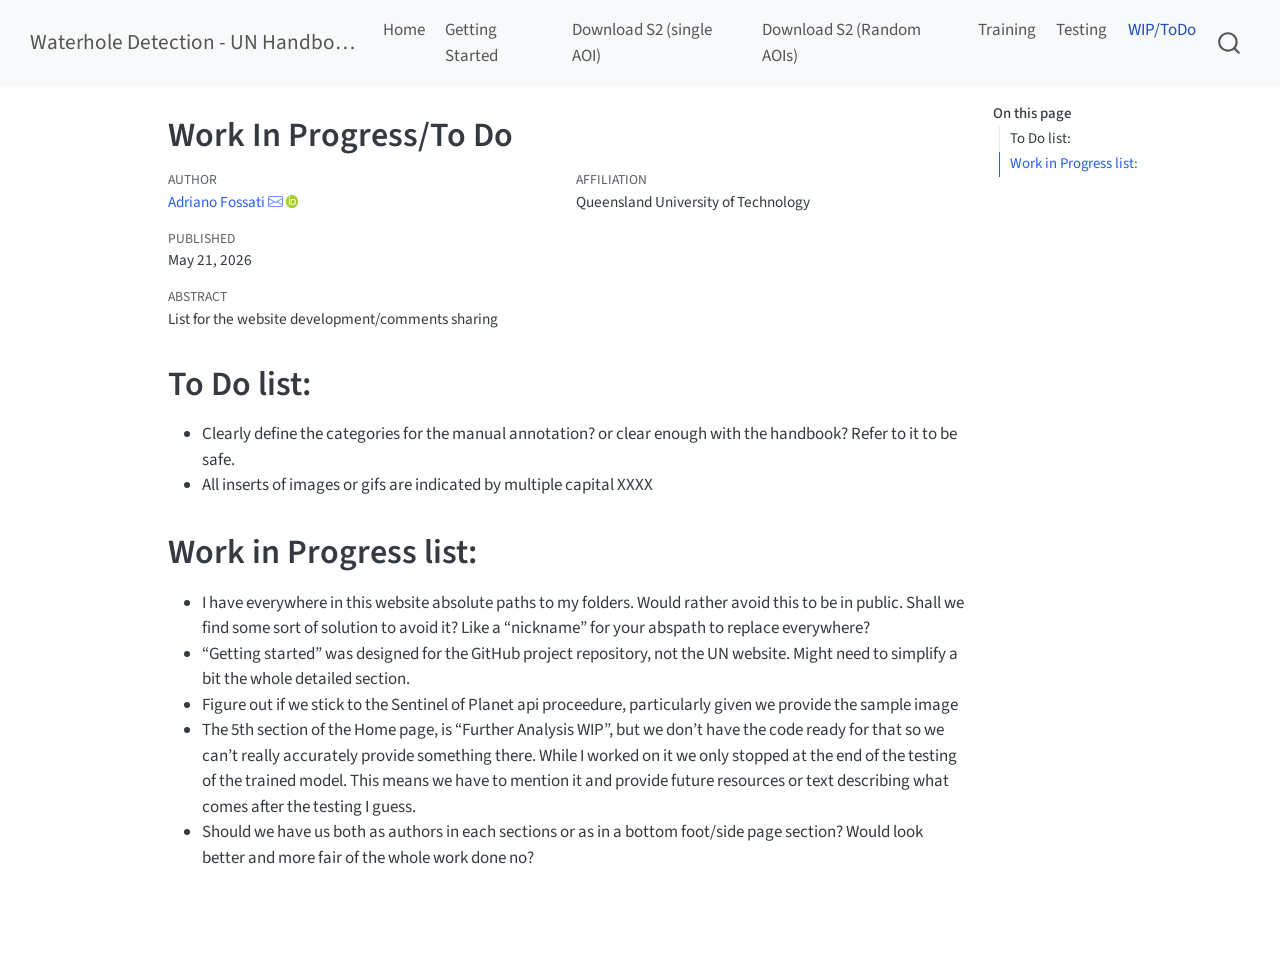
<file: docs/WIP_toDo_for_Scott&Adri.html>
<!DOCTYPE html>
<html xmlns="http://www.w3.org/1999/xhtml" lang="en" xml:lang="en"><head>

<meta charset="utf-8">
<meta name="generator" content="quarto-1.9.37">

<meta name="viewport" content="width=device-width, initial-scale=1.0, user-scalable=yes">

<meta name="author" content="Adriano Fossati">
<meta name="dcterms.date" content="2026-05-21">

<title>Work In Progress/To Do – Waterhole Detection - UN Handbook</title>
<style>
/* Default styles provided by pandoc.
** See https://pandoc.org/MANUAL.html#variables-for-html for config info.
*/
code{white-space: pre-wrap;}
span.smallcaps{font-variant: small-caps;}
div.columns{display: flex; gap: min(4vw, 1.5em);}
div.column{flex: auto; overflow-x: auto;}
div.hanging-indent{margin-left: 1.5em; text-indent: -1.5em;}
ul.task-list{list-style: none;}
ul.task-list li input[type="checkbox"] {
  width: 0.8em;
  margin: 0 0.8em 0.2em -1em; /* quarto-specific, see https://github.com/quarto-dev/quarto-cli/issues/4556 */ 
  vertical-align: middle;
}
</style>


<script src="site_libs/quarto-nav/quarto-nav.js"></script>
<script src="site_libs/quarto-nav/headroom.min.js"></script>
<script src="site_libs/clipboard/clipboard.min.js"></script>
<script src="site_libs/quarto-search/autocomplete.umd.js"></script>
<script src="site_libs/quarto-search/fuse.min.js"></script>
<script src="site_libs/quarto-search/quarto-search.js"></script>
<meta name="quarto:offset" content="./">
<link href="./icon.png" rel="icon" type="image/png">
<script src="site_libs/quarto-html/quarto.js" type="module"></script>
<script src="site_libs/quarto-html/tabsets/tabsets.js" type="module"></script>
<script src="site_libs/quarto-html/popper.min.js"></script>
<script src="site_libs/quarto-html/tippy.umd.min.js"></script>
<script src="site_libs/quarto-html/anchor.min.js"></script>
<link href="site_libs/quarto-html/tippy.css" rel="stylesheet">
<link href="site_libs/quarto-html/quarto-syntax-highlighting-7f8f88aac4f3542376d5c11b86a4c14d.css" rel="stylesheet" id="quarto-text-highlighting-styles">
<script src="site_libs/bootstrap/bootstrap.min.js"></script>
<link href="site_libs/bootstrap/bootstrap-icons.css" rel="stylesheet">
<link href="site_libs/bootstrap/bootstrap-158031087360bce0ff56dc785ce39e06.min.css" rel="stylesheet" append-hash="true" id="quarto-bootstrap" data-mode="light">
<script id="quarto-search-options" type="application/json">{
  "location": "navbar",
  "copy-button": false,
  "collapse-after": 3,
  "panel-placement": "end",
  "type": "overlay",
  "limit": 50,
  "keyboard-shortcut": [
    "f",
    "/",
    "s"
  ],
  "show-item-context": false,
  "language": {
    "search-no-results-text": "No results",
    "search-matching-documents-text": "matching documents",
    "search-copy-link-title": "Copy link to search",
    "search-hide-matches-text": "Hide additional matches",
    "search-more-match-text": "more match in this document",
    "search-more-matches-text": "more matches in this document",
    "search-clear-button-title": "Clear",
    "search-text-placeholder": "",
    "search-detached-cancel-button-title": "Cancel",
    "search-submit-button-title": "Submit",
    "search-label": "Search"
  }
}</script>


<link rel="stylesheet" href="styles.css">
</head>

<body class="nav-fixed quarto-light">

<div id="quarto-search-results"></div>
  <header id="quarto-header" class="headroom fixed-top">
    <nav class="navbar navbar-expand-lg " data-bs-theme="dark">
      <div class="navbar-container container-fluid">
      <div class="navbar-brand-container mx-auto">
    <a class="navbar-brand" href="./index.html">
    <span class="navbar-title">Waterhole Detection - UN Handbook</span>
    </a>
  </div>
            <div id="quarto-search" class="" title="Search"></div>
          <button class="navbar-toggler" type="button" data-bs-toggle="collapse" data-bs-target="#navbarCollapse" aria-controls="navbarCollapse" role="menu" aria-expanded="false" aria-label="Toggle navigation" onclick="if (window.quartoToggleHeadroom) { window.quartoToggleHeadroom(); }">
  <span class="navbar-toggler-icon"></span>
</button>
          <div class="collapse navbar-collapse" id="navbarCollapse">
            <ul class="navbar-nav navbar-nav-scroll me-auto">
  <li class="nav-item">
    <a class="nav-link" href="./index.html"> 
<span class="menu-text">Home</span></a>
  </li>  
  <li class="nav-item">
    <a class="nav-link" href="./about.html"> 
<span class="menu-text">Getting Started</span></a>
  </li>  
  <li class="nav-item">
    <a class="nav-link" href="./S2_download_GEE.html"> 
<span class="menu-text">Download S2 (single AOI)</span></a>
  </li>  
  <li class="nav-item">
    <a class="nav-link" href="./S2_download_GEE_random_sampling.html"> 
<span class="menu-text">Download S2 (Random AOIs)</span></a>
  </li>  
  <li class="nav-item">
    <a class="nav-link" href="./From_tif_to_trainable_S2_UN.html"> 
<span class="menu-text">Training</span></a>
  </li>  
  <li class="nav-item">
    <a class="nav-link" href="./post_training_UN.html"> 
<span class="menu-text">Testing</span></a>
  </li>  
  <li class="nav-item">
    <a class="nav-link active" href="./WIP_toDo_for_Scott&amp;Adri.html" aria-current="page"> 
<span class="menu-text">WIP/ToDo</span></a>
  </li>  
</ul>
          </div> <!-- /navcollapse -->
            <div class="quarto-navbar-tools">
</div>
      </div> <!-- /container-fluid -->
    </nav>
</header>
<!-- content -->
<div id="quarto-content" class="quarto-container page-columns page-rows-contents page-layout-article page-navbar">
<!-- sidebar -->
<!-- margin-sidebar -->
    <div id="quarto-margin-sidebar" class="sidebar margin-sidebar">
        <nav id="TOC" role="doc-toc" class="toc-active">
    <h2 id="toc-title">On this page</h2>
   
  <ul>
  <li><a href="#to-do-list" id="toc-to-do-list" class="nav-link active" data-scroll-target="#to-do-list">To Do list:</a></li>
  <li><a href="#work-in-progress-list" id="toc-work-in-progress-list" class="nav-link" data-scroll-target="#work-in-progress-list">Work in Progress list:</a></li>
  </ul>
</nav>
    </div>
<!-- main -->
<main class="content" id="quarto-document-content">

<header id="title-block-header" class="quarto-title-block default">
<div class="quarto-title">
<h1 class="title">Work In Progress/To Do</h1>
</div>


<div class="quarto-title-meta-author">
  <div class="quarto-title-meta-heading">Author</div>
  <div class="quarto-title-meta-heading">Affiliation</div>
  
    <div class="quarto-title-meta-contents">
    <p class="author"><a href="https://github.com/AdrianoGuidoF">Adriano Fossati</a> <a href="mailto:afossati.academia@gmail.com" class="quarto-title-author-email"><i class="bi bi-envelope"></i></a> <a href="https://orcid.org/0009-0008-9751-4599" class="quarto-title-author-orcid"> <img src="[data-uri]"></a></p>
  </div>
  <div class="quarto-title-meta-contents">
        <p class="affiliation">
            Queensland University of Technology
          </p>
      </div>
  </div>

<div class="quarto-title-meta">

      
    <div>
    <div class="quarto-title-meta-heading">Published</div>
    <div class="quarto-title-meta-contents">
      <p class="date">May 21, 2026</p>
    </div>
  </div>
  
    
  </div>
  
<div>
  <div class="abstract">
    <div class="block-title">Abstract</div>
    <p>List for the website development/comments sharing</p>
  </div>
</div>


</header>


<section id="to-do-list" class="level1">
<h1>To Do list:</h1>
<ul>
<li>Clearly define the categories for the manual annotation? or clear enough with the handbook? Refer to it to be safe.</li>
<li>All inserts of images or gifs are indicated by multiple capital XXXX</li>
</ul>
</section>
<section id="work-in-progress-list" class="level1">
<h1>Work in Progress list:</h1>
<ul>
<li>I have everywhere in this website absolute paths to my folders. Would rather avoid this to be in public. Shall we find some sort of solution to avoid it? Like a “nickname” for your abspath to replace everywhere?</li>
<li>“Getting started” was designed for the GitHub project repository, not the UN website. Might need to simplify a bit the whole detailed section.<br>
</li>
<li>Figure out if we stick to the Sentinel of Planet api proceedure, particularly given we provide the sample image</li>
<li>The 5th section of the Home page, is “Further Analysis WIP”, but we don’t have the code ready for that so we can’t really accurately provide something there. While I worked on it we only stopped at the end of the testing of the trained model. This means we have to mention it and provide future resources or text describing what comes after the testing I guess.</li>
<li>Should we have us both as authors in each sections or as in a bottom foot/side page section? Would look better and more fair of the whole work done no?</li>
</ul>


</section>

</main> <!-- /main -->
<script id="quarto-html-after-body" type="application/javascript">
  window.document.addEventListener("DOMContentLoaded", function (event) {
    const icon = "";
    const anchorJS = new window.AnchorJS();
    anchorJS.options = {
      placement: 'right',
      icon: icon
    };
    anchorJS.add('.anchored');
    const isCodeAnnotation = (el) => {
      for (const clz of el.classList) {
        if (clz.startsWith('code-annotation-')) {                     
          return true;
        }
      }
      return false;
    }
    const onCopySuccess = function(e) {
      // button target
      const button = e.trigger;
      // don't keep focus
      button.blur();
      // flash "checked"
      button.classList.add('code-copy-button-checked');
      var currentTitle = button.getAttribute("title");
      button.setAttribute("title", "Copied!");
      let tooltip;
      if (window.bootstrap) {
        button.setAttribute("data-bs-toggle", "tooltip");
        button.setAttribute("data-bs-placement", "left");
        button.setAttribute("data-bs-title", "Copied!");
        tooltip = new bootstrap.Tooltip(button, 
          { trigger: "manual", 
            customClass: "code-copy-button-tooltip",
            offset: [0, -8]});
        tooltip.show();    
      }
      setTimeout(function() {
        if (tooltip) {
          tooltip.hide();
          button.removeAttribute("data-bs-title");
          button.removeAttribute("data-bs-toggle");
          button.removeAttribute("data-bs-placement");
        }
        button.setAttribute("title", currentTitle);
        button.classList.remove('code-copy-button-checked');
      }, 1000);
      // clear code selection
      e.clearSelection();
    }
    const getTextToCopy = function(trigger) {
      const outerScaffold = trigger.parentElement.cloneNode(true);
      const codeEl = outerScaffold.querySelector('code');
      for (const childEl of codeEl.children) {
        if (isCodeAnnotation(childEl)) {
          childEl.remove();
        }
      }
      return codeEl.innerText;
    }
    const clipboard = new window.ClipboardJS('.code-copy-button:not([data-in-quarto-modal])', {
      text: getTextToCopy
    });
    clipboard.on('success', onCopySuccess);
    if (window.document.getElementById('quarto-embedded-source-code-modal')) {
      const clipboardModal = new window.ClipboardJS('.code-copy-button[data-in-quarto-modal]', {
        text: getTextToCopy,
        container: window.document.getElementById('quarto-embedded-source-code-modal')
      });
      clipboardModal.on('success', onCopySuccess);
    }
    const viewSource = window.document.getElementById('quarto-view-source') ||
                       window.document.getElementById('quarto-code-tools-source');
    if (viewSource) {
      const sourceUrl = viewSource.getAttribute("data-quarto-source-url");
      viewSource.addEventListener("click", function(e) {
        if (sourceUrl) {
          // rstudio viewer pane
          if (/\bcapabilities=\b/.test(window.location)) {
            window.open(sourceUrl);
          } else {
            window.location.href = sourceUrl;
          }
        } else {
          const modal = new bootstrap.Modal(document.getElementById('quarto-embedded-source-code-modal'));
          modal.show();
        }
        return false;
      });
    }
    function toggleCodeHandler(show) {
      return function(e) {
        const detailsSrc = window.document.querySelectorAll(".cell > details > .sourceCode");
        for (let i=0; i<detailsSrc.length; i++) {
          const details = detailsSrc[i].parentElement;
          if (show) {
            details.open = true;
          } else {
            details.removeAttribute("open");
          }
        }
        const cellCodeDivs = window.document.querySelectorAll(".cell > .sourceCode");
        const fromCls = show ? "hidden" : "unhidden";
        const toCls = show ? "unhidden" : "hidden";
        for (let i=0; i<cellCodeDivs.length; i++) {
          const codeDiv = cellCodeDivs[i];
          if (codeDiv.classList.contains(fromCls)) {
            codeDiv.classList.remove(fromCls);
            codeDiv.classList.add(toCls);
          } 
        }
        return false;
      }
    }
    const hideAllCode = window.document.getElementById("quarto-hide-all-code");
    if (hideAllCode) {
      hideAllCode.addEventListener("click", toggleCodeHandler(false));
    }
    const showAllCode = window.document.getElementById("quarto-show-all-code");
    if (showAllCode) {
      showAllCode.addEventListener("click", toggleCodeHandler(true));
    }
      var localhostRegex = new RegExp(/^(?:http|https):\/\/localhost\:?[0-9]*\//);
      var mailtoRegex = new RegExp(/^mailto:/);
        var filterRegex = new RegExp('/' + window.location.host + '/');
      var isInternal = (href) => {
          return filterRegex.test(href) || localhostRegex.test(href) || mailtoRegex.test(href);
      }
      // Inspect non-navigation links and adorn them if external
     var links = window.document.querySelectorAll('a[href]:not(.nav-link):not(.navbar-brand):not(.toc-action):not(.sidebar-link):not(.sidebar-item-toggle):not(.pagination-link):not(.no-external):not([aria-hidden]):not(.dropdown-item):not(.quarto-navigation-tool):not(.about-link)');
      for (var i=0; i<links.length; i++) {
        const link = links[i];
        if (!isInternal(link.href)) {
          // undo the damage that might have been done by quarto-nav.js in the case of
          // links that we want to consider external
          if (link.dataset.originalHref !== undefined) {
            link.href = link.dataset.originalHref;
          }
        }
      }
    function tippyHover(el, contentFn, onTriggerFn, onUntriggerFn) {
      const config = {
        allowHTML: true,
        maxWidth: 500,
        delay: 100,
        arrow: false,
        appendTo: function(el) {
            return el.parentElement;
        },
        interactive: true,
        interactiveBorder: 10,
        theme: 'quarto',
        placement: 'bottom-start',
      };
      if (contentFn) {
        config.content = contentFn;
      }
      if (onTriggerFn) {
        config.onTrigger = onTriggerFn;
      }
      if (onUntriggerFn) {
        config.onUntrigger = onUntriggerFn;
      }
      window.tippy(el, config); 
    }
    const noterefs = window.document.querySelectorAll('a[role="doc-noteref"]');
    for (var i=0; i<noterefs.length; i++) {
      const ref = noterefs[i];
      tippyHover(ref, function() {
        // use id or data attribute instead here
        let href = ref.getAttribute('data-footnote-href') || ref.getAttribute('href');
        try { href = new URL(href).hash; } catch {}
        const id = href.replace(/^#\/?/, "");
        const note = window.document.getElementById(id);
        if (note) {
          return note.innerHTML;
        } else {
          return "";
        }
      });
    }
    const xrefs = window.document.querySelectorAll('a.quarto-xref');
    const processXRef = (id, note) => {
      // Strip column container classes
      const stripColumnClz = (el) => {
        el.classList.remove("page-full", "page-columns");
        if (el.children) {
          for (const child of el.children) {
            stripColumnClz(child);
          }
        }
      }
      stripColumnClz(note)
      if (id === null || id.startsWith('sec-')) {
        // Special case sections, only their first couple elements
        const container = document.createElement("div");
        if (note.children && note.children.length > 2) {
          container.appendChild(note.children[0].cloneNode(true));
          for (let i = 1; i < note.children.length; i++) {
            const child = note.children[i];
            if (child.tagName === "P" && child.innerText === "") {
              continue;
            } else {
              container.appendChild(child.cloneNode(true));
              break;
            }
          }
          if (window.Quarto?.typesetMath) {
            window.Quarto.typesetMath(container);
          }
          return container.innerHTML
        } else {
          if (window.Quarto?.typesetMath) {
            window.Quarto.typesetMath(note);
          }
          return note.innerHTML;
        }
      } else {
        // Remove any anchor links if they are present
        const anchorLink = note.querySelector('a.anchorjs-link');
        if (anchorLink) {
          anchorLink.remove();
        }
        if (window.Quarto?.typesetMath) {
          window.Quarto.typesetMath(note);
        }
        if (note.classList.contains("callout")) {
          return note.outerHTML;
        } else {
          return note.innerHTML;
        }
      }
    }
    for (var i=0; i<xrefs.length; i++) {
      const xref = xrefs[i];
      tippyHover(xref, undefined, function(instance) {
        instance.disable();
        let url = xref.getAttribute('href');
        let hash = undefined; 
        if (url.startsWith('#')) {
          hash = url;
        } else {
          try { hash = new URL(url).hash; } catch {}
        }
        if (hash) {
          const id = hash.replace(/^#\/?/, "");
          const note = window.document.getElementById(id);
          if (note !== null) {
            try {
              const html = processXRef(id, note.cloneNode(true));
              instance.setContent(html);
            } finally {
              instance.enable();
              instance.show();
            }
          } else {
            // See if we can fetch this
            fetch(url.split('#')[0])
            .then(res => res.text())
            .then(html => {
              const parser = new DOMParser();
              const htmlDoc = parser.parseFromString(html, "text/html");
              const note = htmlDoc.getElementById(id);
              if (note !== null) {
                const html = processXRef(id, note);
                instance.setContent(html);
              } 
            }).finally(() => {
              instance.enable();
              instance.show();
            });
          }
        } else {
          // See if we can fetch a full url (with no hash to target)
          // This is a special case and we should probably do some content thinning / targeting
          fetch(url)
          .then(res => res.text())
          .then(html => {
            const parser = new DOMParser();
            const htmlDoc = parser.parseFromString(html, "text/html");
            const note = htmlDoc.querySelector('main.content');
            if (note !== null) {
              // This should only happen for chapter cross references
              // (since there is no id in the URL)
              // remove the first header
              if (note.children.length > 0 && note.children[0].tagName === "HEADER") {
                note.children[0].remove();
              }
              const html = processXRef(null, note);
              instance.setContent(html);
            } 
          }).finally(() => {
            instance.enable();
            instance.show();
          });
        }
      }, function(instance) {
      });
    }
        let selectedAnnoteEl;
        const selectorForAnnotation = ( cell, annotation) => {
          let cellAttr = 'data-code-cell="' + cell + '"';
          let lineAttr = 'data-code-annotation="' +  annotation + '"';
          const selector = 'span[' + cellAttr + '][' + lineAttr + ']';
          return selector;
        }
        const selectCodeLines = (annoteEl) => {
          const doc = window.document;
          const targetCell = annoteEl.getAttribute("data-target-cell");
          const targetAnnotation = annoteEl.getAttribute("data-target-annotation");
          const annoteSpan = window.document.querySelector(selectorForAnnotation(targetCell, targetAnnotation));
          const lines = annoteSpan.getAttribute("data-code-lines").split(",");
          const lineIds = lines.map((line) => {
            return targetCell + "-" + line;
          })
          let top = null;
          let height = null;
          let parent = null;
          if (lineIds.length > 0) {
              //compute the position of the single el (top and bottom and make a div)
              const el = window.document.getElementById(lineIds[0]);
              top = el.offsetTop;
              height = el.offsetHeight;
              parent = el.parentElement.parentElement;
            if (lineIds.length > 1) {
              const lastEl = window.document.getElementById(lineIds[lineIds.length - 1]);
              const bottom = lastEl.offsetTop + lastEl.offsetHeight;
              height = bottom - top;
            }
            if (top !== null && height !== null && parent !== null) {
              // cook up a div (if necessary) and position it 
              let div = window.document.getElementById("code-annotation-line-highlight");
              if (div === null) {
                div = window.document.createElement("div");
                div.setAttribute("id", "code-annotation-line-highlight");
                div.style.position = 'absolute';
                parent.appendChild(div);
              }
              div.style.top = top - 2 + "px";
              div.style.height = height + 4 + "px";
              div.style.left = 0;
              let gutterDiv = window.document.getElementById("code-annotation-line-highlight-gutter");
              if (gutterDiv === null) {
                gutterDiv = window.document.createElement("div");
                gutterDiv.setAttribute("id", "code-annotation-line-highlight-gutter");
                gutterDiv.style.position = 'absolute';
                const codeCell = window.document.getElementById(targetCell);
                const gutter = codeCell.querySelector('.code-annotation-gutter');
                gutter.appendChild(gutterDiv);
              }
              gutterDiv.style.top = top - 2 + "px";
              gutterDiv.style.height = height + 4 + "px";
            }
            selectedAnnoteEl = annoteEl;
          }
        };
        const unselectCodeLines = () => {
          const elementsIds = ["code-annotation-line-highlight", "code-annotation-line-highlight-gutter"];
          elementsIds.forEach((elId) => {
            const div = window.document.getElementById(elId);
            if (div) {
              div.remove();
            }
          });
          selectedAnnoteEl = undefined;
        };
          // Handle positioning of the toggle
      window.addEventListener(
        "resize",
        throttle(() => {
          elRect = undefined;
          if (selectedAnnoteEl) {
            selectCodeLines(selectedAnnoteEl);
          }
        }, 10)
      );
      function throttle(fn, ms) {
      let throttle = false;
      let timer;
        return (...args) => {
          if(!throttle) { // first call gets through
              fn.apply(this, args);
              throttle = true;
          } else { // all the others get throttled
              if(timer) clearTimeout(timer); // cancel #2
              timer = setTimeout(() => {
                fn.apply(this, args);
                timer = throttle = false;
              }, ms);
          }
        };
      }
        // Attach click handler to the DT
        const annoteDls = window.document.querySelectorAll('dt[data-target-cell]');
        for (const annoteDlNode of annoteDls) {
          annoteDlNode.addEventListener('click', (event) => {
            const clickedEl = event.target;
            if (clickedEl !== selectedAnnoteEl) {
              unselectCodeLines();
              const activeEl = window.document.querySelector('dt[data-target-cell].code-annotation-active');
              if (activeEl) {
                activeEl.classList.remove('code-annotation-active');
              }
              selectCodeLines(clickedEl);
              clickedEl.classList.add('code-annotation-active');
            } else {
              // Unselect the line
              unselectCodeLines();
              clickedEl.classList.remove('code-annotation-active');
            }
          });
        }
    const findCites = (el) => {
      const parentEl = el.parentElement;
      if (parentEl) {
        const cites = parentEl.dataset.cites;
        if (cites) {
          return {
            el,
            cites: cites.split(' ')
          };
        } else {
          return findCites(el.parentElement)
        }
      } else {
        return undefined;
      }
    };
    var bibliorefs = window.document.querySelectorAll('a[role="doc-biblioref"]');
    for (var i=0; i<bibliorefs.length; i++) {
      const ref = bibliorefs[i];
      const citeInfo = findCites(ref);
      if (citeInfo) {
        tippyHover(citeInfo.el, function() {
          var popup = window.document.createElement('div');
          citeInfo.cites.forEach(function(cite) {
            var citeDiv = window.document.createElement('div');
            citeDiv.classList.add('hanging-indent');
            citeDiv.classList.add('csl-entry');
            var biblioDiv = window.document.getElementById('ref-' + cite);
            if (biblioDiv) {
              citeDiv.innerHTML = biblioDiv.innerHTML;
            }
            popup.appendChild(citeDiv);
          });
          return popup.innerHTML;
        });
      }
    }
  });
  </script>
</div> <!-- /content -->




</body></html>
</file>
<file: docs/site_libs/quarto-html/tippy.css>
.tippy-box[data-animation=fade][data-state=hidden]{opacity:0}[data-tippy-root]{max-width:calc(100vw - 10px)}.tippy-box{position:relative;background-color:#333;color:#fff;border-radius:4px;font-size:14px;line-height:1.4;white-space:normal;outline:0;transition-property:transform,visibility,opacity}.tippy-box[data-placement^=top]>.tippy-arrow{bottom:0}.tippy-box[data-placement^=top]>.tippy-arrow:before{bottom:-7px;left:0;border-width:8px 8px 0;border-top-color:initial;transform-origin:center top}.tippy-box[data-placement^=bottom]>.tippy-arrow{top:0}.tippy-box[data-placement^=bottom]>.tippy-arrow:before{top:-7px;left:0;border-width:0 8px 8px;border-bottom-color:initial;transform-origin:center bottom}.tippy-box[data-placement^=left]>.tippy-arrow{right:0}.tippy-box[data-placement^=left]>.tippy-arrow:before{border-width:8px 0 8px 8px;border-left-color:initial;right:-7px;transform-origin:center left}.tippy-box[data-placement^=right]>.tippy-arrow{left:0}.tippy-box[data-placement^=right]>.tippy-arrow:before{left:-7px;border-width:8px 8px 8px 0;border-right-color:initial;transform-origin:center right}.tippy-box[data-inertia][data-state=visible]{transition-timing-function:cubic-bezier(.54,1.5,.38,1.11)}.tippy-arrow{width:16px;height:16px;color:#333}.tippy-arrow:before{content:"";position:absolute;border-color:transparent;border-style:solid}.tippy-content{position:relative;padding:5px 9px;z-index:1}
</file>
<file: docs/site_libs/quarto-html/quarto-syntax-highlighting-7f8f88aac4f3542376d5c11b86a4c14d.css>
/* quarto syntax highlight colors */
:root {
  --quarto-hl-ot-color: #003B4F;
  --quarto-hl-at-color: #657422;
  --quarto-hl-ss-color: #20794D;
  --quarto-hl-an-color: #5E5E5E;
  --quarto-hl-fu-color: #4758AB;
  --quarto-hl-st-color: #20794D;
  --quarto-hl-cf-color: #003B4F;
  --quarto-hl-op-color: #5E5E5E;
  --quarto-hl-er-color: #AD0000;
  --quarto-hl-bn-color: #AD0000;
  --quarto-hl-al-color: #AD0000;
  --quarto-hl-va-color: #111111;
  --quarto-hl-bu-color: inherit;
  --quarto-hl-ex-color: inherit;
  --quarto-hl-pp-color: #AD0000;
  --quarto-hl-in-color: #5E5E5E;
  --quarto-hl-vs-color: #20794D;
  --quarto-hl-wa-color: #5E5E5E;
  --quarto-hl-do-color: #5E5E5E;
  --quarto-hl-im-color: #00769E;
  --quarto-hl-ch-color: #20794D;
  --quarto-hl-dt-color: #AD0000;
  --quarto-hl-fl-color: #AD0000;
  --quarto-hl-co-color: #5E5E5E;
  --quarto-hl-cv-color: #5E5E5E;
  --quarto-hl-cn-color: #8f5902;
  --quarto-hl-sc-color: #5E5E5E;
  --quarto-hl-dv-color: #AD0000;
  --quarto-hl-kw-color: #003B4F;
}

/* other quarto variables */
:root {
  --quarto-font-monospace: SFMono-Regular, Menlo, Monaco, Consolas, "Liberation Mono", "Courier New", monospace;
}

/* syntax highlight based on Pandoc's rules */
pre > code.sourceCode > span {
  color: #003B4F;
}

code.sourceCode > span {
  color: #003B4F;
}

div.sourceCode,
div.sourceCode pre.sourceCode {
  color: #003B4F;
}

/* Normal */
code span {
  color: #003B4F;
}

/* Alert */
code span.al {
  color: #AD0000;
  font-style: inherit;
}

/* Annotation */
code span.an {
  color: #5E5E5E;
  font-style: inherit;
}

/* Attribute */
code span.at {
  color: #657422;
  font-style: inherit;
}

/* BaseN */
code span.bn {
  color: #AD0000;
  font-style: inherit;
}

/* BuiltIn */
code span.bu {
  font-style: inherit;
}

/* ControlFlow */
code span.cf {
  color: #003B4F;
  font-weight: bold;
  font-style: inherit;
}

/* Char */
code span.ch {
  color: #20794D;
  font-style: inherit;
}

/* Constant */
code span.cn {
  color: #8f5902;
  font-style: inherit;
}

/* Comment */
code span.co {
  color: #5E5E5E;
  font-style: inherit;
}

/* CommentVar */
code span.cv {
  color: #5E5E5E;
  font-style: italic;
}

/* Documentation */
code span.do {
  color: #5E5E5E;
  font-style: italic;
}

/* DataType */
code span.dt {
  color: #AD0000;
  font-style: inherit;
}

/* DecVal */
code span.dv {
  color: #AD0000;
  font-style: inherit;
}

/* Error */
code span.er {
  color: #AD0000;
  font-style: inherit;
}

/* Extension */
code span.ex {
  font-style: inherit;
}

/* Float */
code span.fl {
  color: #AD0000;
  font-style: inherit;
}

/* Function */
code span.fu {
  color: #4758AB;
  font-style: inherit;
}

/* Import */
code span.im {
  color: #00769E;
  font-style: inherit;
}

/* Information */
code span.in {
  color: #5E5E5E;
  font-style: inherit;
}

/* Keyword */
code span.kw {
  color: #003B4F;
  font-weight: bold;
  font-style: inherit;
}

/* Operator */
code span.op {
  color: #5E5E5E;
  font-style: inherit;
}

/* Other */
code span.ot {
  color: #003B4F;
  font-style: inherit;
}

/* Preprocessor */
code span.pp {
  color: #AD0000;
  font-style: inherit;
}

/* SpecialChar */
code span.sc {
  color: #5E5E5E;
  font-style: inherit;
}

/* SpecialString */
code span.ss {
  color: #20794D;
  font-style: inherit;
}

/* String */
code span.st {
  color: #20794D;
  font-style: inherit;
}

/* Variable */
code span.va {
  color: #111111;
  font-style: inherit;
}

/* VerbatimString */
code span.vs {
  color: #20794D;
  font-style: inherit;
}

/* Warning */
code span.wa {
  color: #5E5E5E;
  font-style: italic;
}

.prevent-inlining {
  content: "</";
}

/*# sourceMappingURL=789ad8cd35626ba772517505b42a116e.css.map */
</file>
<file: docs/styles.css>
/* css styles */
/* Make large code/output blocks scrollable */
pre, .cell-output, .cell-output-display {
  max-height: 800px;   /* limit height */
  overflow-y: auto;    /* vertical scroll */
}
</file>
